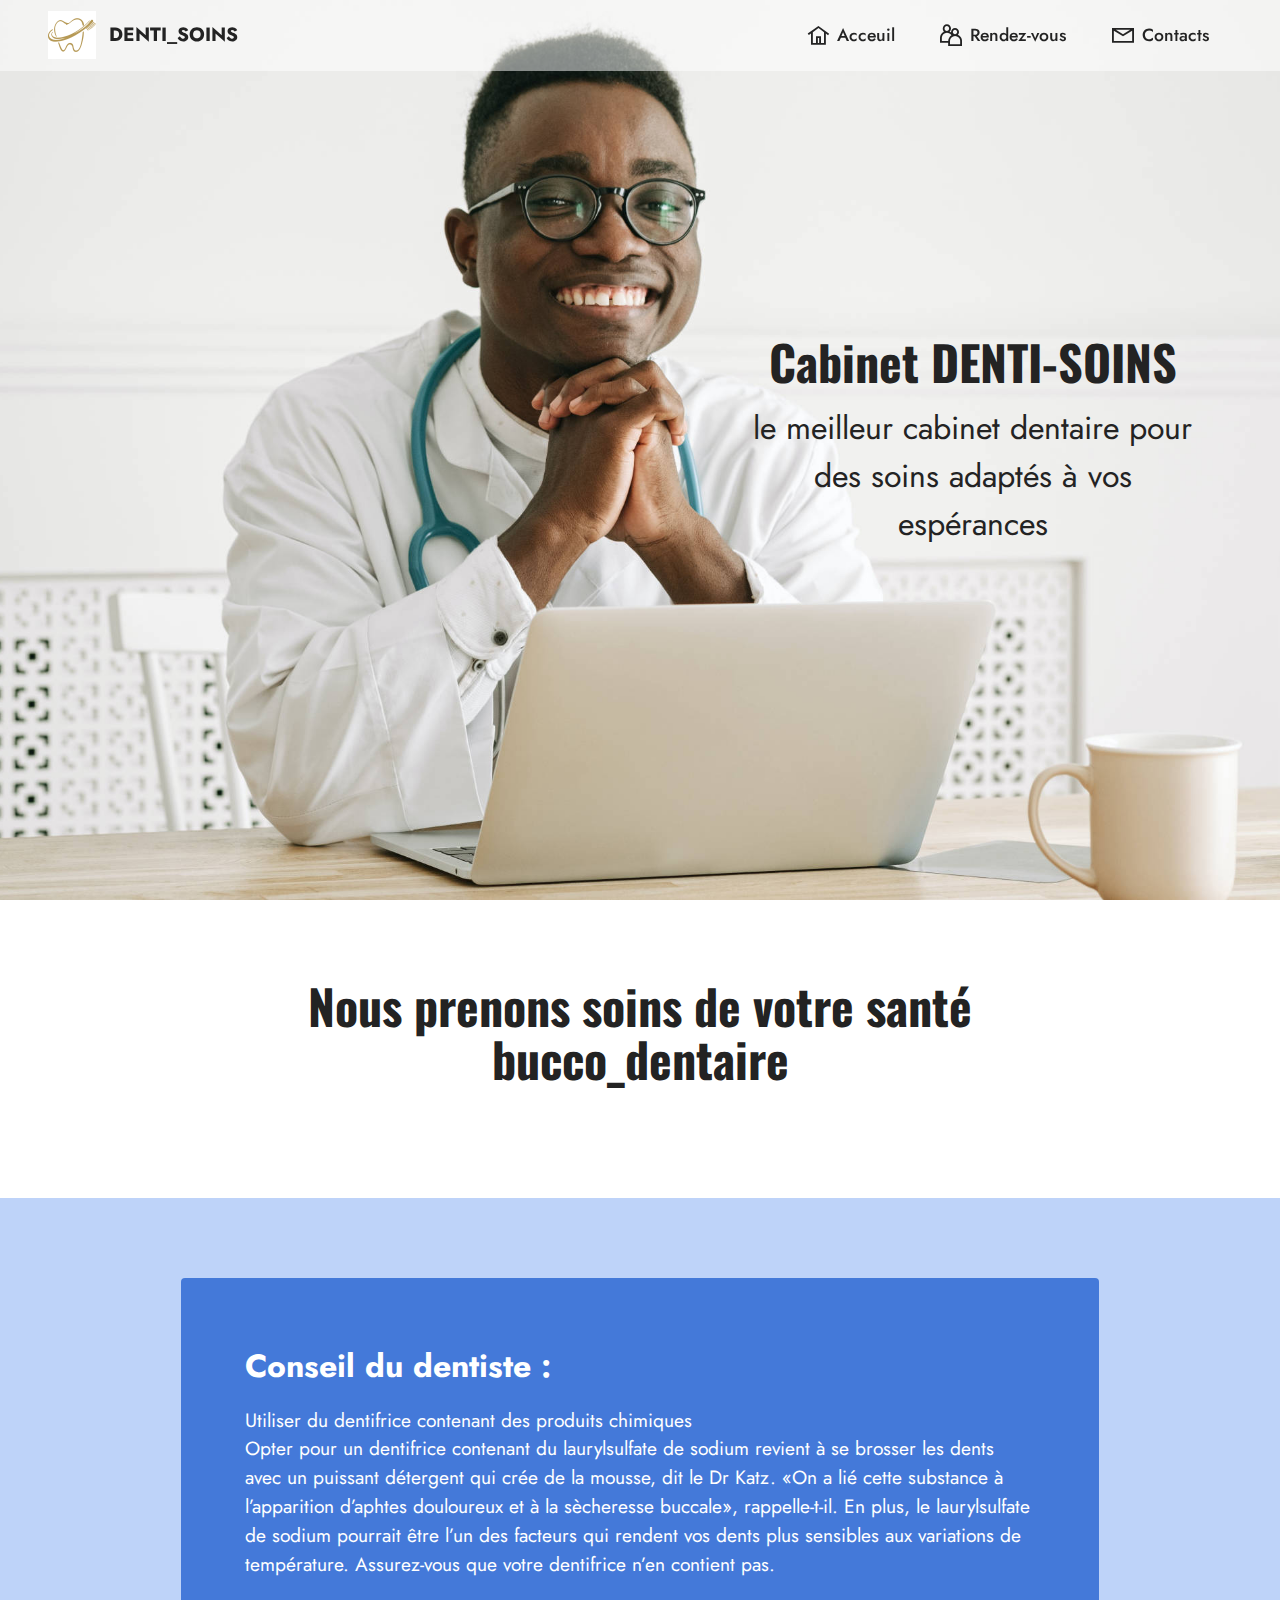
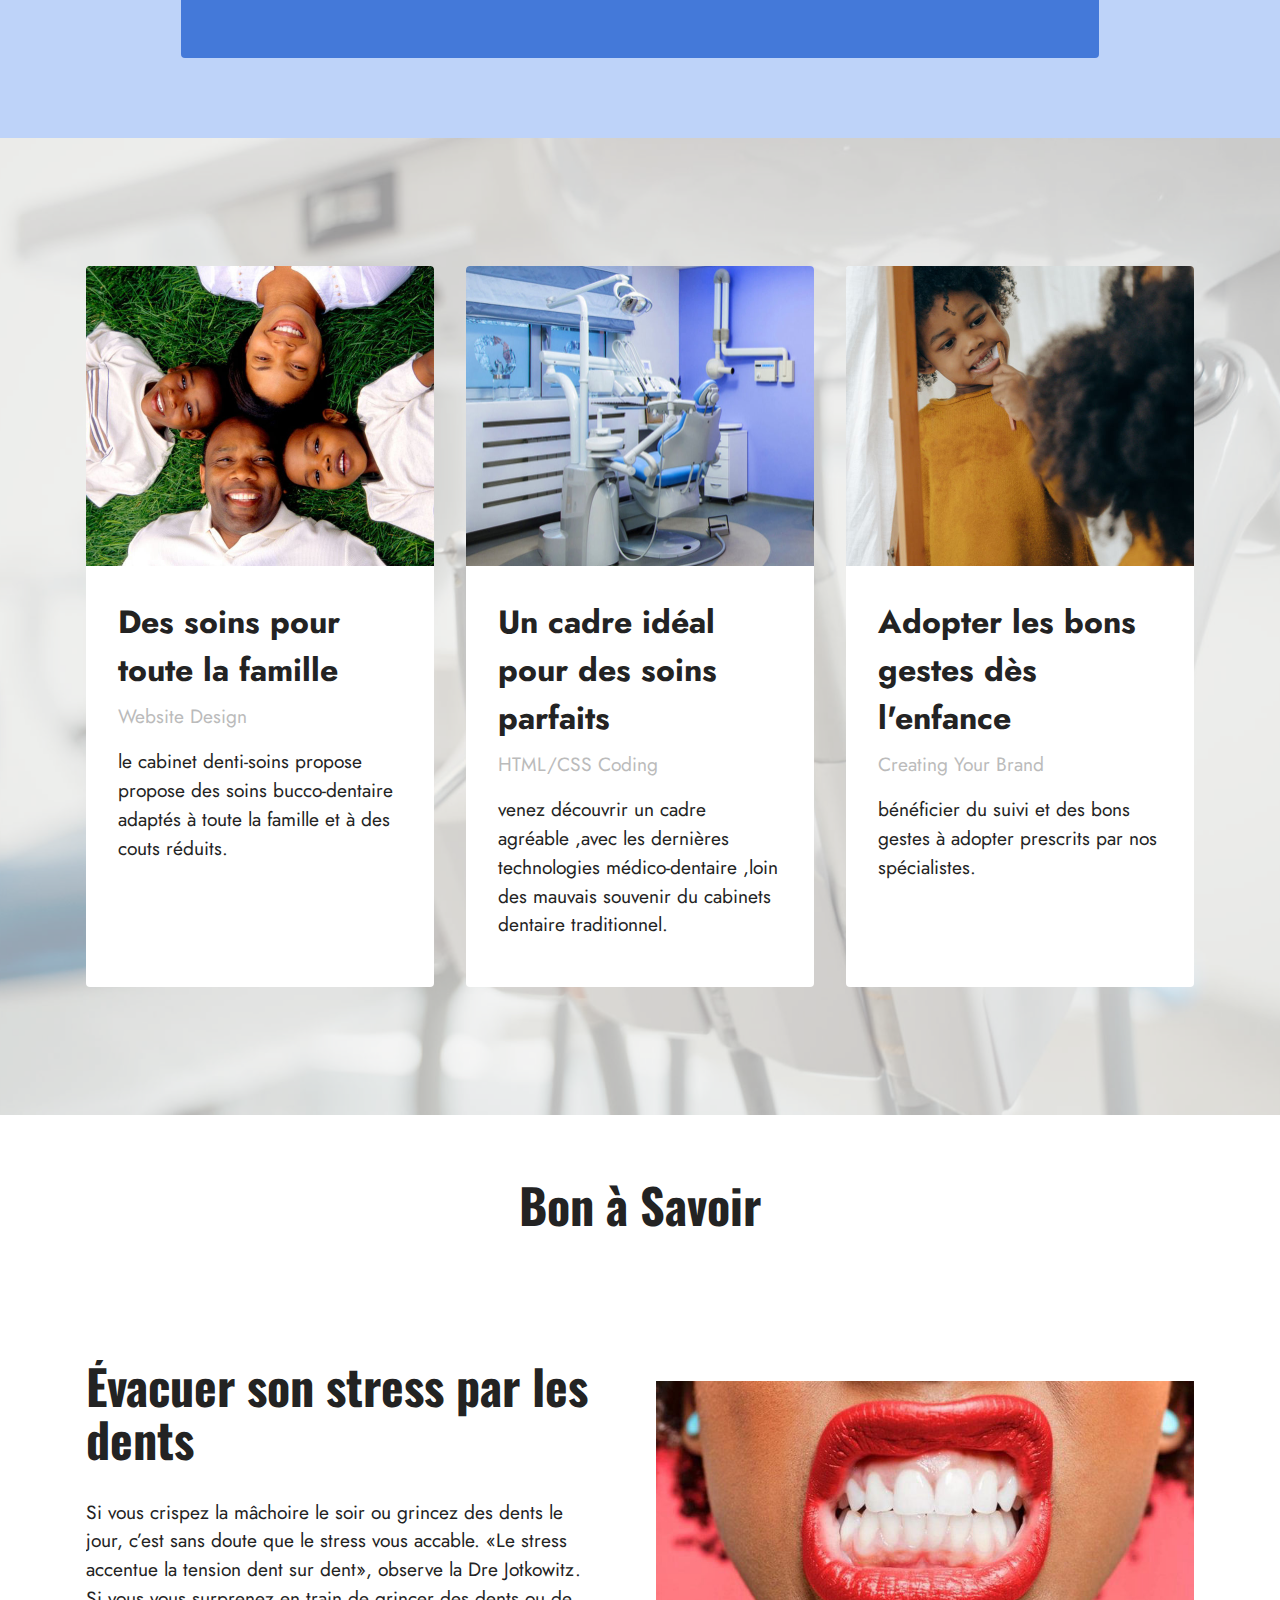
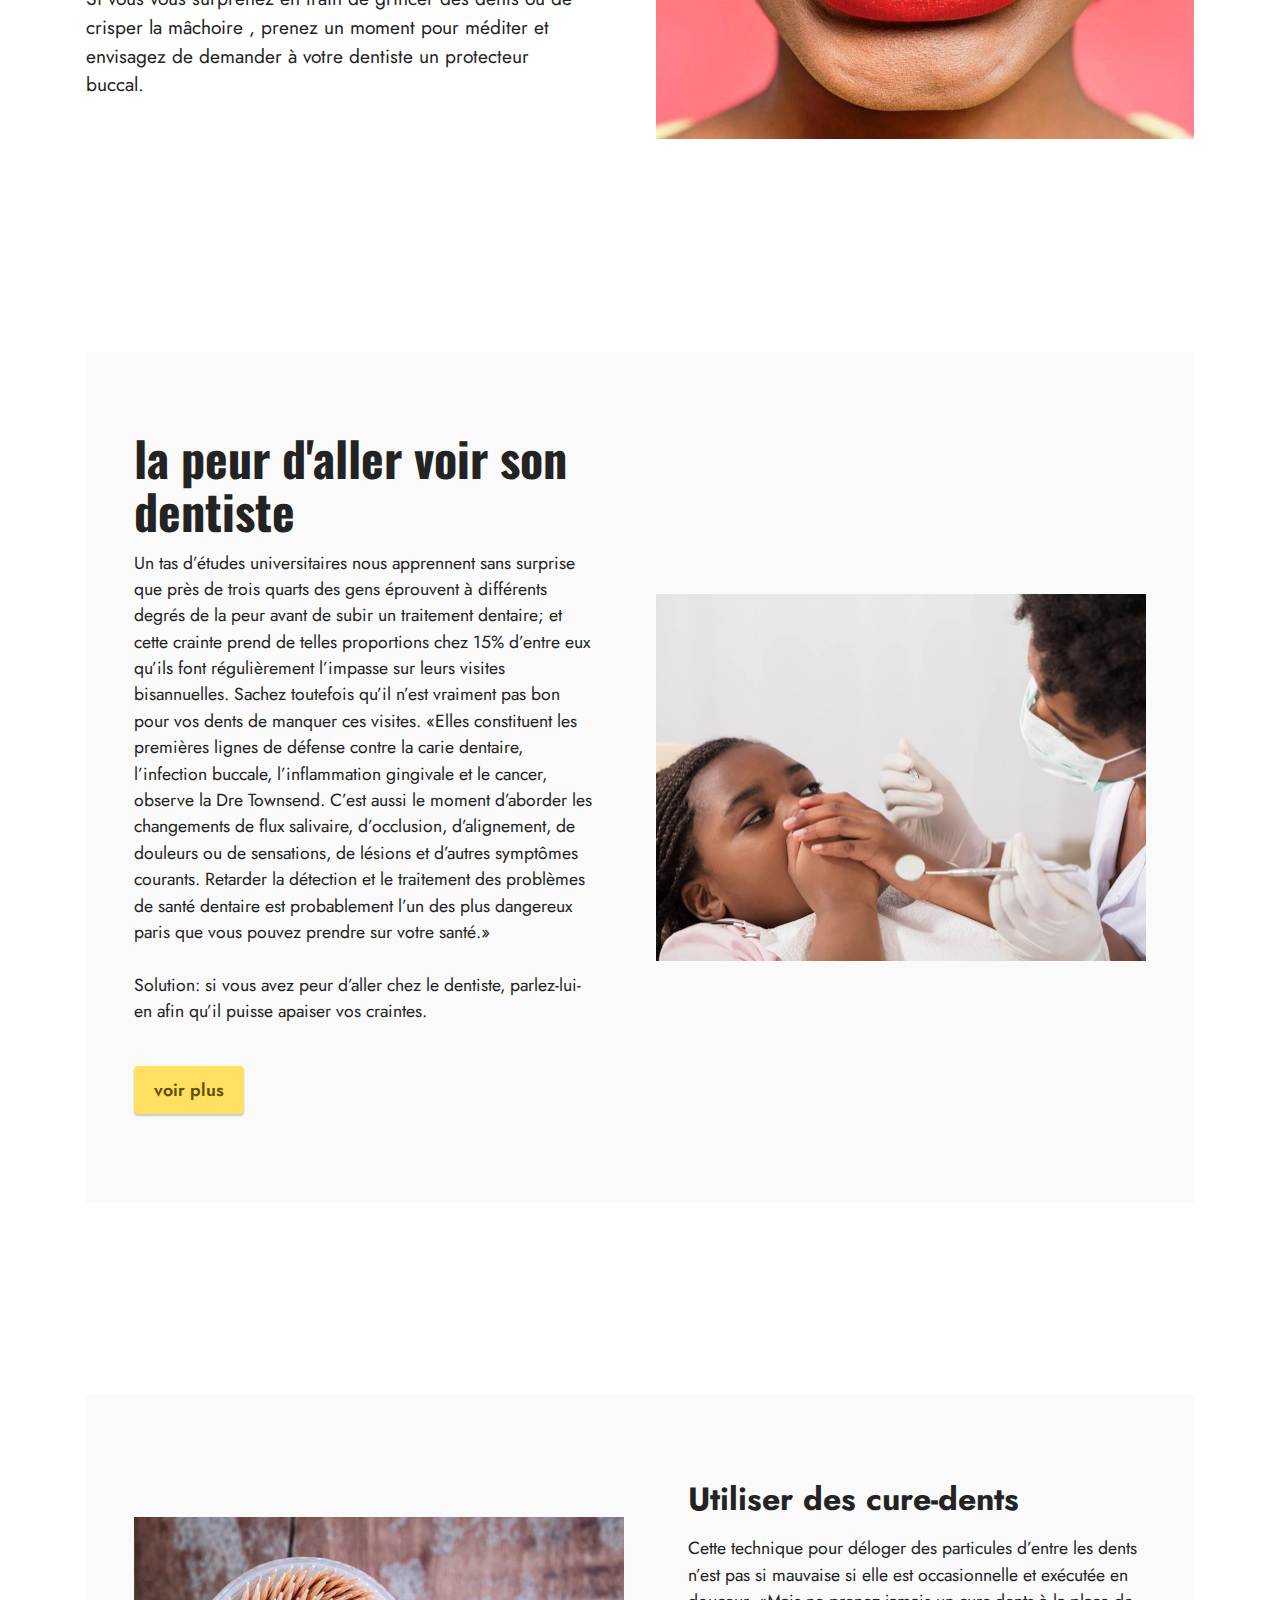
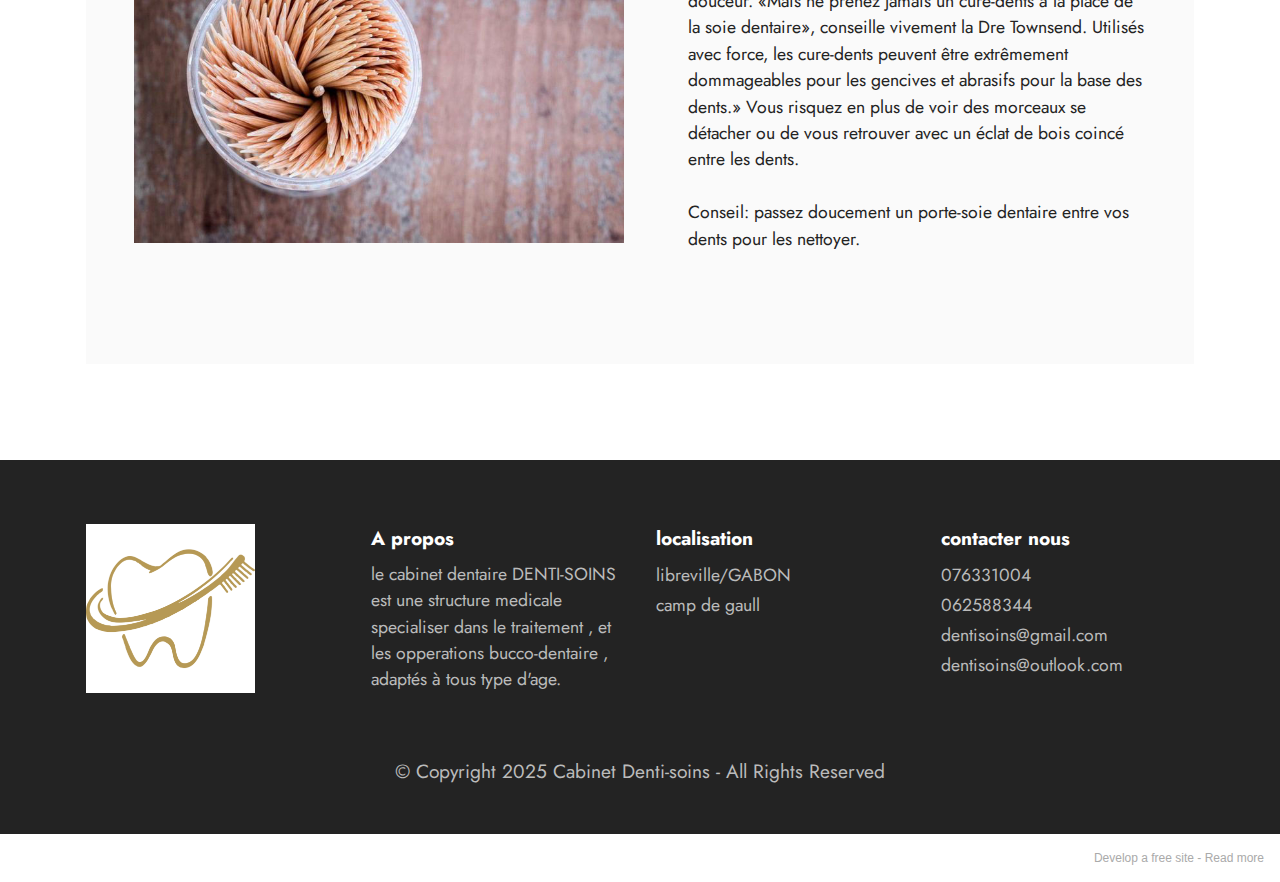
<file: index.html>
<!DOCTYPE html>
<html  >
<head>
  <!-- Site made with Mobirise Website Builder v5.3.5, https://mobirise.com -->
  <meta charset="UTF-8">
  <meta http-equiv="X-UA-Compatible" content="IE=edge">
  <meta name="generator" content="Mobirise v5.3.5, mobirise.com">
  <meta name="viewport" content="width=device-width, initial-scale=1, minimum-scale=1">
  <link rel="shortcut icon" href="assets/images/logodentiste.png" type="image/x-icon">
  <meta name="description" content="">
  
  
  <title>denti-soins</title>
  <link rel="stylesheet" href="assets/web/assets/mobirise-icons2/mobirise2.css">
  <link rel="stylesheet" href="assets/tether/tether.min.css">
  <link rel="stylesheet" href="assets/bootstrap/css/bootstrap.min.css">
  <link rel="stylesheet" href="assets/bootstrap/css/bootstrap-grid.min.css">
  <link rel="stylesheet" href="assets/bootstrap/css/bootstrap-reboot.min.css">
  <link rel="stylesheet" href="assets/dropdown/css/style.css">
  <link rel="stylesheet" href="assets/socicon/css/styles.css">
  <link rel="stylesheet" href="assets/theme/css/style.css">
  <link rel="preload" href="https://fonts.googleapis.com/css?family=Jost:100,200,300,400,500,600,700,800,900,100i,200i,300i,400i,500i,600i,700i,800i,900i&display=swap" as="style" onload="this.onload=null;this.rel='stylesheet'">
  <noscript><link rel="stylesheet" href="https://fonts.googleapis.com/css?family=Jost:100,200,300,400,500,600,700,800,900,100i,200i,300i,400i,500i,600i,700i,800i,900i&display=swap"></noscript>
  <link rel="preload" href="https://fonts.googleapis.com/css?family=Oswald:200,300,400,500,600,700&display=swap" as="style" onload="this.onload=null;this.rel='stylesheet'">
  <noscript><link rel="stylesheet" href="https://fonts.googleapis.com/css?family=Oswald:200,300,400,500,600,700&display=swap"></noscript>
  <link rel="preload" as="style" href="assets/mobirise/css/mbr-additional.css"><link rel="stylesheet" href="assets/mobirise/css/mbr-additional.css" type="text/css">
  
  
  
  
</head>
<body>
  
  <section class="menu menu2 cid-sx7Spr0gs8" once="menu" id="menu2-0">
    
    <nav class="navbar navbar-dropdown navbar-fixed-top navbar-expand-lg">
        <div class="container-fluid">
            <div class="navbar-brand">
                <span class="navbar-logo">
                    <a href="index.html">
                        <img src="assets/images/logodentiste-96x96.png" alt="Mobirise" style="height: 3rem;">
                    </a>
                </span>
                <span class="navbar-caption-wrap"><a class="navbar-caption text-black display-7" href="https://mobiri.se">DENTI_SOINS</a></span>
            </div>
            <button class="navbar-toggler" type="button" data-toggle="collapse" data-target="#navbarSupportedContent" aria-controls="navbarNavAltMarkup" aria-expanded="false" aria-label="Toggle navigation">
                <div class="hamburger">
                    <span></span>
                    <span></span>
                    <span></span>
                    <span></span>
                </div>
            </button>
            <div class="collapse navbar-collapse" id="navbarSupportedContent">
                <ul class="navbar-nav nav-dropdown nav-right" data-app-modern-menu="true"><li class="nav-item"><a class="nav-link link text-black text-primary display-4" href="index.html"><span class="mobi-mbri mobi-mbri-home mbr-iconfont mbr-iconfont-btn"></span>Acceuil</a></li>
                    <li class="nav-item"><a class="nav-link link text-black text-primary display-4" href="page2.html"><span class="mobi-mbri mobi-mbri-users mbr-iconfont mbr-iconfont-btn"></span>Rendez-vous</a></li>
                    <li class="nav-item"><a class="nav-link link text-black text-primary display-4" href="page1.html"><span class="mobi-mbri mobi-mbri-letter mbr-iconfont mbr-iconfont-btn"></span>Contacts</a>
                    </li></ul>
                
                
            </div>
        </div>
    </nav>
</section>

<section class="header7 cid-sx7SEc1kcv mbr-fullscreen" id="header7-1">

    

    

    <div class="text-right container">
        <div class="row justify-content-end">
            <div class="col-12 col-lg-5">
                <h1 class="mbr-section-title mbr-fonts-style mb-3 display-2"><strong>Cabinet DENTI-SOINS</strong><strong><br></strong></h1>
                
                <p class="mbr-text mbr-fonts-style display-5">le meilleur cabinet dentaire pour des soins adaptés à vos espérances</p>
                
            </div>
        </div>
    </div>
</section>

<section class="content4 cid-sxaYahCkMl" id="content4-i">
    
    
    <div class="container">
        <div class="row justify-content-center">
            <div class="title col-md-12 col-lg-10">
                <h3 class="mbr-section-title mbr-fonts-style align-center mb-4 display-2"><strong>Nous prenons soins de votre santé bucco_dentaire</strong></h3>
                <h4 class="mbr-section-subtitle align-center mbr-fonts-style mb-4 display-5"></h4>
                
            </div>
        </div>
    </div>
</section>

<section class="content15 cid-sxc5OuUccK" id="content15-o">

    

    
    <div class="container">
        <div class="row justify-content-center">
            <div class="card col-md-12 col-lg-10">
                <div class="card-wrapper">
                    <div class="card-box align-left">
                        <h4 class="card-title mbr-fonts-style mbr-white mb-3 display-5">
                            <strong>Conseil du dentiste :</strong></h4>
                        <p class="mbr-text mbr-fonts-style display-7">Utiliser du dentifrice contenant des produits chimiques
<br>Opter pour un dentifrice contenant du laurylsulfate de sodium revient à se brosser les dents avec un puissant détergent qui crée de la mousse, dit le Dr Katz. «On a lié cette substance à l’apparition d’aphtes douloureux et à la sècheresse buccale», rappelle-t-il. En plus, le laurylsulfate de sodium pourrait être l’un des facteurs qui rendent vos dents plus sensibles aux variations de température. Assurez-vous que votre dentifrice n’en contient pas.</p>
                        
                    </div>
                </div>
            </div>
        </div>
    </div>
</section>

<section class="features4 cid-sx7SLSm4xM" id="features4-2">
    
    <div class="mbr-overlay"></div>
    <div class="container">
        <div class="mbr-section-head">
            <h4 class="mbr-section-title mbr-fonts-style align-center mb-0 display-2"></h4>
            
        </div>
        <div class="row mt-4">
            <div class="item features-image сol-12 col-md-6 col-lg-4">
                <div class="item-wrapper">
                    <div class="item-img">
                        <img src="assets/images/national-black-church-initiative-african-american-family-circle-initiative-696x1042.jpg" alt="" title="">
                    </div>
                    <div class="item-content">
                        <h5 class="item-title mbr-fonts-style display-5"><strong>Des soins pour toute la famille</strong></h5>
                        <h6 class="item-subtitle mbr-fonts-style mt-1 display-7">Website Design</h6>
                        <p class="mbr-text mbr-fonts-style mt-3 display-7">le cabinet denti-soins propose propose des soins bucco-dentaire adaptés à toute la famille et à des couts réduits.</p>
                    </div>
                    
                </div>
            </div>
            <div class="item features-image сol-12 col-md-6 col-lg-4">
                <div class="item-wrapper">
                    <div class="item-img">
                        <img src="assets/images/e7iboivjn2-1579535697-696x847.jpg" alt="" title="">
                    </div>
                    <div class="item-content">
                        <h5 class="item-title mbr-fonts-style display-5"><strong>Un cadre idéal pour des soins parfaits</strong></h5>
                        <h6 class="item-subtitle mbr-fonts-style mt-1 display-7">
                            HTML/CSS Coding</h6>
                        <p class="mbr-text mbr-fonts-style mt-3 display-7">venez découvrir un cadre agréable ,avec les dernières technologies médico-dentaire ,loin des mauvais souvenir du cabinets dentaire traditionnel.</p>
                    </div>
                    
                </div>
            </div>
            <div class="item features-image сol-12 col-md-6 col-lg-4">
                <div class="item-wrapper">
                    <div class="item-img">
                        <img src="assets/images/pexels-ketut-subiyanto-4546136-696x1046.jpg" alt="" title="">
                    </div>
                    <div class="item-content">
                        <h5 class="item-title mbr-fonts-style display-5"><strong>Adopter les bons gestes dès l'enfance&nbsp;</strong></h5>
                        <h6 class="item-subtitle mbr-fonts-style mt-1 display-7">Creating Your Brand</h6>
                        <p class="mbr-text mbr-fonts-style mt-3 display-7">bénéficier du suivi et des bons gestes à adopter prescrits par nos spécialistes.</p>
                    </div>
                    
                </div>
            </div>

        </div>
    </div>
</section>

<section class="content4 cid-sxcwIkO68r" id="content4-s">
    
    
    <div class="container">
        <div class="row justify-content-center">
            <div class="title col-md-12 col-lg-10">
                <h3 class="mbr-section-title mbr-fonts-style align-center mb-4 display-2"><strong>Bon à Savoir</strong></h3>
                <h4 class="mbr-section-subtitle align-center mbr-fonts-style mb-4 display-5"></h4>
                
            </div>
        </div>
    </div>
</section>

<section class="features11 cid-sxcvhTZDMs" id="features12-p">

    
    
    <div class="container">
        <div class="row align-items-center">
            <div class="col-12 col-lg">
                <div class="card-wrapper">
                    <div class="card-box">
                        <h4 class="card-title mbr-fonts-style mb-4 display-2"><strong>Évacuer son stress par les dents</strong></h4>
                        <p class="mbr-text mbr-fonts-style mb-4 display-7">Si vous crispez la mâchoire le soir ou grincez des dents le jour, c’est sans doute que le stress vous accable. «Le stress accentue la tension dent sur dent», observe la Dre Jotkowitz. Si vous vous surprenez en train de grincer des dents ou de crisper la mâchoire , prenez un moment pour méditer et envisagez de demander à votre dentiste un protecteur buccal.</p>
                        <div class="mbr-text mbr-fonts-style counter-container display-7">
                            <div><br></div>
                        </div>
                        
                    </div>
                </div>
            </div>
            <div class="col-12 col-lg-6 md-pb">
                <div class="image-wrapper">
                    <img src="assets/images/dents-evacuer-stress-760x506.jpg" alt="Mobirise">
                </div>
            </div>
        </div>
    </div>
</section>

<section class="features15 cid-sxcvjtpILJ" id="features16-q">

    

    
    <div class="container">
        <div class="content-wrapper">
            <div class="row align-items-center">
                <div class="col-12 col-lg">
                    <div class="text-wrapper">
                        <h6 class="card-title mbr-fonts-style display-2"><strong>la peur d'aller voir son dentiste</strong></h6>
                        <p class="mbr-text mbr-fonts-style mb-4 display-4">Un tas d’études universitaires nous apprennent sans surprise que près de trois quarts des gens éprouvent à différents degrés de la peur avant de subir un traitement dentaire; et cette crainte prend de telles proportions chez 15% d’entre eux qu’ils font régulièrement l’impasse sur leurs visites bisannuelles. Sachez toutefois qu’il n’est vraiment pas bon pour vos dents de manquer ces visites. «Elles constituent les premières lignes de défense contre la carie dentaire, l’infection buccale, l’inflammation gingivale et le cancer, observe la Dre Townsend. C’est aussi le moment d’aborder les changements de flux salivaire, d’occlusion, d’alignement, de douleurs ou de sensations, de lésions et d’autres symptômes courants. Retarder la détection et le traitement des problèmes de santé dentaire est probablement l’un des plus dangereux paris que vous pouvez prendre sur votre santé.»
<br>
<br>Solution: si vous avez peur d’aller chez le dentiste, parlez-lui-en afin qu’il puisse apaiser vos craintes.</p>
                        <div class="mbr-section-btn mt-3"><a class="btn btn-warning display-4" href="https://www.selection.ca/sante/prevention/30-erreurs-que-vous-commettez-sans-doute-et-qui-peuvent-abimer-vos-dents/">voir plus</a></div>
                    </div>
                </div>
                <div class="col-12 col-lg-6">
                    <div class="image-wrapper">
                        <img src="assets/images/dentistes-angoisse-980x735.jpg" alt="Mobirise">
                    </div>
                </div>
            </div>
        </div>
    </div>
</section>

<section class="features16 cid-sxcvk02ZF4" id="features17-r">
    

    
    <div class="container">
        <div class="content-wrapper">
            <div class="row align-items-center">
                <div class="col-12 col-lg-6">
                    <div class="image-wrapper">
                        <img src="assets/images/dents-utiliser-cure-dents-deloger-particules-760x506.jpg" alt="Mobirise">
                    </div>
                </div>
                <div class="col-12 col-lg">
                    <div class="text-wrapper">
                        <h6 class="card-title mbr-fonts-style display-5"><strong>Utiliser des cure-dents</strong></h6>
                        <p class="mbr-text mbr-fonts-style mb-4 display-4">Cette technique pour déloger des particules d’entre les dents n’est pas si mauvaise si elle est occasionnelle et exécutée en douceur. «Mais ne prenez jamais un cure-dents à la place de la soie dentaire», conseille vivement la Dre Townsend. Utilisés avec force, les cure-dents peuvent être extrêmement dommageables pour les gencives et abrasifs pour la base des dents.» Vous risquez en plus de voir des morceaux se détacher ou de vous retrouver avec un éclat de bois coincé entre les dents.
<br>
<br>Conseil: passez doucement un porte-soie dentaire entre vos dents pour les nettoyer.</p>
                        
                    </div>
                </div>
            </div>
        </div>
    </div>
</section>

<section class="footer4 cid-sxaYqOU9eS" once="footers" id="footer4-j">

    
    
    <div class="container">
        <div class="row mbr-white">
            <div class="col-6 col-lg-3">
                <div class="media-wrap col-md-8 col-12">
                    <a href="index.html">
                        <img src="assets/images/logodentiste-337x337.png" alt="">
                    </a>
                </div>
            </div>
            <div class="col-12 col-md-6 col-lg-3">
                <h5 class="mbr-section-subtitle mbr-fonts-style mb-2 display-7">
                    <strong>A propos </strong>
                </h5>
                <p class="mbr-text mbr-fonts-style mb-4 display-4">
                     le cabinet dentaire DENTI-SOINS est une structure medicale specialiser dans le traitement ,
                     et les opperations bucco-dentaire , adaptés à tous type d'age.</p>
                
                
            </div>
            <div class="col-12 col-md-6 col-lg-3">
                <h5 class="mbr-section-subtitle mbr-fonts-style mb-2 display-7">
                    <strong>localisation</strong>
                </h5>
                <ul class="list mbr-fonts-style display-4">
                    <li class="mbr-text item-wrap">libreville/GABON</li>
                    <li class="mbr-text item-wrap">camp de gaull</li>
                    <li class="mbr-text item-wrap"></li>
                    <li class="mbr-text item-wrap"></li>
                </ul>
            </div>
            <div class="col-12 col-md-6 col-lg-3">
                <h5 class="mbr-section-subtitle mbr-fonts-style mb-2 display-7">
                    <strong>contacter nous</strong>
                </h5>
                <ul class="list mbr-fonts-style display-4">
                    <li class="mbr-text item-wrap">076331004</li>
                    <li class="mbr-text item-wrap">062588344</li>
                    <li class="mbr-text item-wrap">dentisoins@gmail.com</li>
                    <li class="mbr-text item-wrap">dentisoins@outlook.com</li>
                </ul>
            </div>
            <div class="col-12 mt-4">
                <p class="mbr-text mb-0 mbr-fonts-style copyright align-center display-7">
                    © Copyright 2025 Cabinet Denti-soins - All Rights Reserved
                </p>
            </div>
        </div>
    </div>
</section><section style="background-color: #fff; font-family: -apple-system, BlinkMacSystemFont, 'Segoe UI', 'Roboto', 'Helvetica Neue', Arial, sans-serif; color:#aaa; font-size:12px; padding: 0; align-items: center; display: flex;"><a href="https://mobirise.site/x" style="flex: 1 1; height: 3rem; padding-left: 1rem;"></a><p style="flex: 0 0 auto; margin:0; padding-right:1rem;">Develop a free site - <a href="https://mobirise.site/v" style="color:#aaa;">Read more</a></p></section><script src="assets/web/assets/jquery/jquery.min.js"></script>  <script src="assets/popper/popper.min.js"></script>  <script src="assets/tether/tether.min.js"></script>  <script src="assets/bootstrap/js/bootstrap.min.js"></script>  <script src="assets/smoothscroll/smooth-scroll.js"></script>  <script src="assets/dropdown/js/nav-dropdown.js"></script>  <script src="assets/dropdown/js/navbar-dropdown.js"></script>  <script src="assets/touchswipe/jquery.touch-swipe.min.js"></script>  <script src="assets/theme/js/script.js"></script>  
  
  
</body>
</html>
</file>
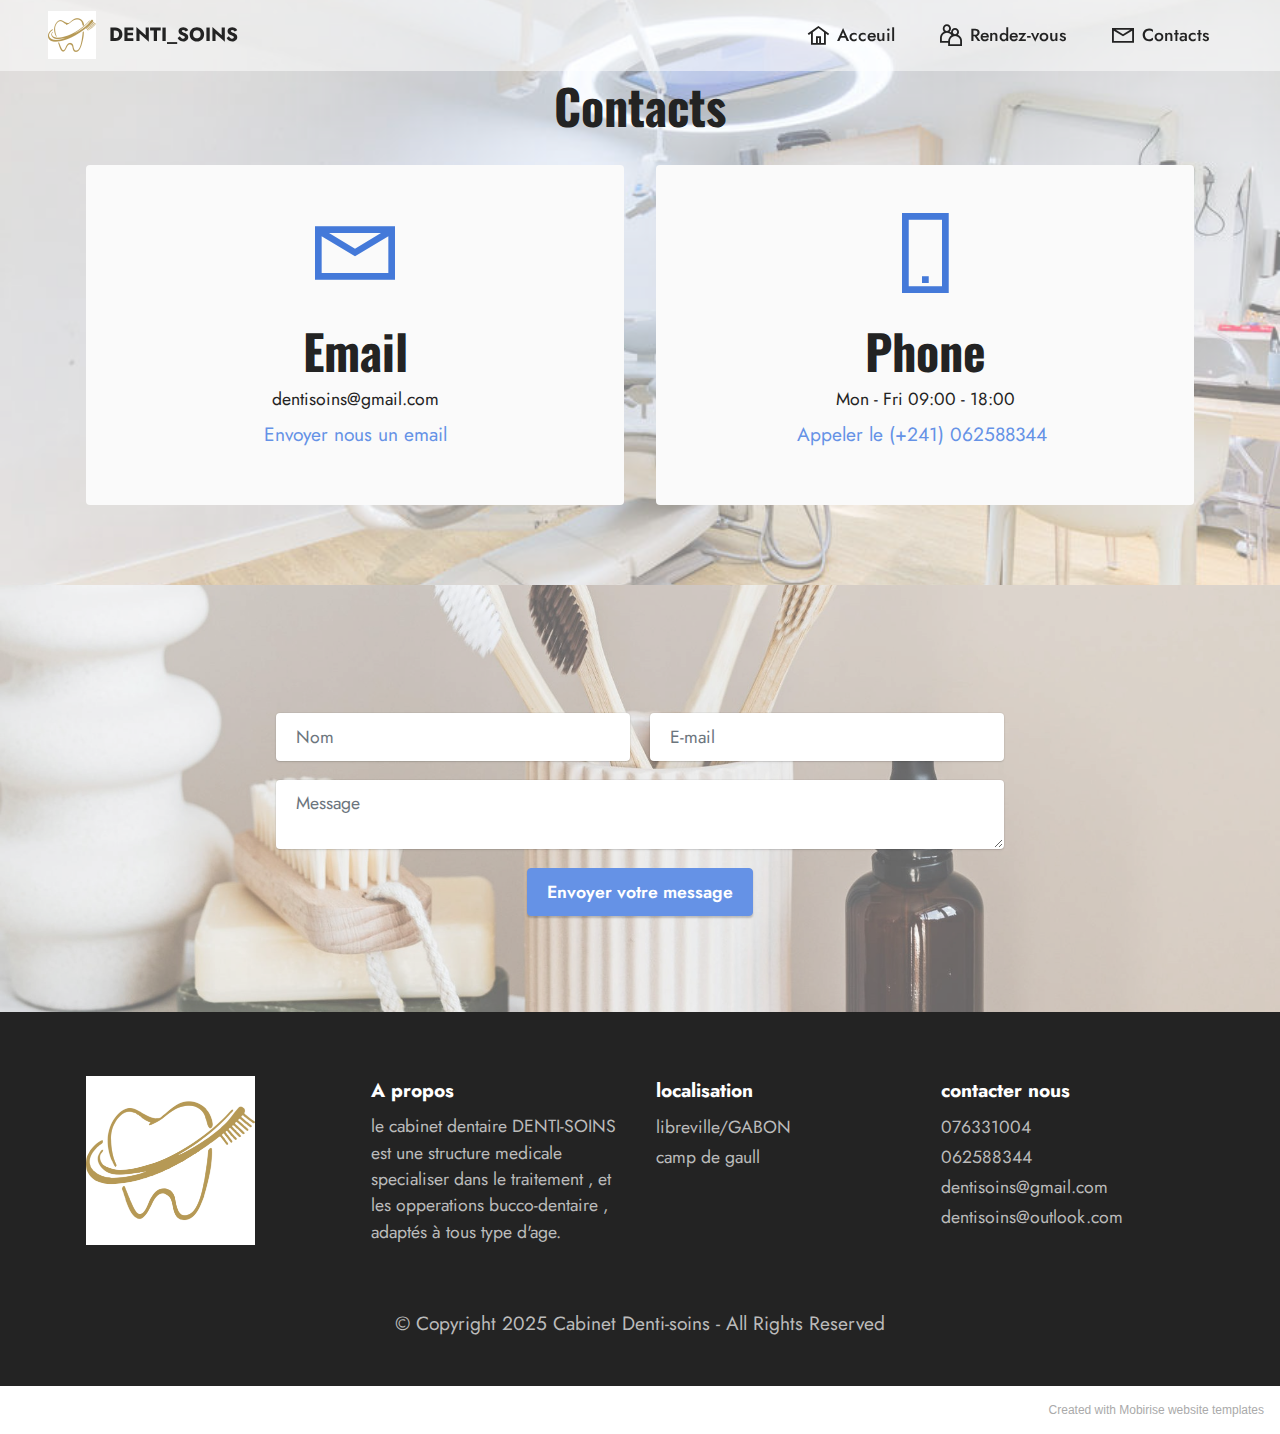
<file: page1.html>
<!DOCTYPE html>
<html  >
<head>
  <!-- Site made with Mobirise Website Builder v5.3.5, https://mobirise.com -->
  <meta charset="UTF-8">
  <meta http-equiv="X-UA-Compatible" content="IE=edge">
  <meta name="generator" content="Mobirise v5.3.5, mobirise.com">
  <meta name="viewport" content="width=device-width, initial-scale=1, minimum-scale=1">
  <link rel="shortcut icon" href="assets/images/logodentiste.png" type="image/x-icon">
  <meta name="description" content="">
  
  
  <title>contact</title>
  <link rel="stylesheet" href="assets/web/assets/mobirise-icons2/mobirise2.css">
  <link rel="stylesheet" href="assets/tether/tether.min.css">
  <link rel="stylesheet" href="assets/bootstrap/css/bootstrap.min.css">
  <link rel="stylesheet" href="assets/bootstrap/css/bootstrap-grid.min.css">
  <link rel="stylesheet" href="assets/bootstrap/css/bootstrap-reboot.min.css">
  <link rel="stylesheet" href="assets/dropdown/css/style.css">
  <link rel="stylesheet" href="assets/formstyler/jquery.formstyler.css">
  <link rel="stylesheet" href="assets/formstyler/jquery.formstyler.theme.css">
  <link rel="stylesheet" href="assets/datepicker/jquery.datetimepicker.min.css">
  <link rel="stylesheet" href="assets/socicon/css/styles.css">
  <link rel="stylesheet" href="assets/theme/css/style.css">
  <link rel="preload" href="https://fonts.googleapis.com/css?family=Jost:100,200,300,400,500,600,700,800,900,100i,200i,300i,400i,500i,600i,700i,800i,900i&display=swap" as="style" onload="this.onload=null;this.rel='stylesheet'">
  <noscript><link rel="stylesheet" href="https://fonts.googleapis.com/css?family=Jost:100,200,300,400,500,600,700,800,900,100i,200i,300i,400i,500i,600i,700i,800i,900i&display=swap"></noscript>
  <link rel="preload" href="https://fonts.googleapis.com/css?family=Oswald:200,300,400,500,600,700&display=swap" as="style" onload="this.onload=null;this.rel='stylesheet'">
  <noscript><link rel="stylesheet" href="https://fonts.googleapis.com/css?family=Oswald:200,300,400,500,600,700&display=swap"></noscript>
  <link rel="preload" as="style" href="assets/mobirise/css/mbr-additional.css"><link rel="stylesheet" href="assets/mobirise/css/mbr-additional.css" type="text/css">
  
  
  
  
</head>
<body>
  
  <section class="menu menu2 cid-sx7Spr0gs8" once="menu" id="menu2-4">
    
    <nav class="navbar navbar-dropdown navbar-fixed-top navbar-expand-lg">
        <div class="container-fluid">
            <div class="navbar-brand">
                <span class="navbar-logo">
                    <a href="index.html">
                        <img src="assets/images/logodentiste-96x96.png" alt="Mobirise" style="height: 3rem;">
                    </a>
                </span>
                <span class="navbar-caption-wrap"><a class="navbar-caption text-black display-7" href="https://mobiri.se">DENTI_SOINS</a></span>
            </div>
            <button class="navbar-toggler" type="button" data-toggle="collapse" data-target="#navbarSupportedContent" aria-controls="navbarNavAltMarkup" aria-expanded="false" aria-label="Toggle navigation">
                <div class="hamburger">
                    <span></span>
                    <span></span>
                    <span></span>
                    <span></span>
                </div>
            </button>
            <div class="collapse navbar-collapse" id="navbarSupportedContent">
                <ul class="navbar-nav nav-dropdown nav-right" data-app-modern-menu="true"><li class="nav-item"><a class="nav-link link text-black text-primary display-4" href="index.html"><span class="mobi-mbri mobi-mbri-home mbr-iconfont mbr-iconfont-btn"></span>Acceuil</a></li>
                    <li class="nav-item"><a class="nav-link link text-black text-primary display-4" href="page2.html"><span class="mobi-mbri mobi-mbri-users mbr-iconfont mbr-iconfont-btn"></span>Rendez-vous</a></li>
                    <li class="nav-item"><a class="nav-link link text-black text-primary display-4" href="page1.html"><span class="mobi-mbri mobi-mbri-letter mbr-iconfont mbr-iconfont-btn"></span>Contacts</a>
                    </li></ul>
                
                
            </div>
        </div>
    </nav>
</section>

<section class="contacts1 cid-sx8q81C5pH" id="contacts1-6">

    

    <div class="mbr-overlay" style="opacity: 0.5; background-color: rgb(255, 255, 255);">
    </div>
    <div class="container">
        <div class="mbr-section-head">
            <h3 class="mbr-section-title mbr-fonts-style align-center mb-0 display-2">
                <strong>Contacts</strong>
            </h3>
            <h4 class="mbr-section-subtitle mbr-fonts-style align-center mb-0 mt-2 display-5"></h4>
        </div>
        <div class="row justify-content-center mt-4">
            <div class="card col-12 col-lg-6">
                <div class="card-wrapper">
                    <div class="card-box align-center">
                        <div class="image-wrapper">
                            <span class="mbr-iconfont mobi-mbri-letter mobi-mbri" style="color: rgb(68, 121, 217); fill: rgb(68, 121, 217);"></span>
                        </div>
                        <h4 class="card-title mbr-fonts-style mb-2 display-2">
                            <strong>Email</strong>
                        </h4>
                        <p class="mbr-text mbr-fonts-style mb-2 display-4">dentisoins@gmail.com</p>
                        <h5 class="link mbr-fonts-style display-7">Envoyer&nbsp;<a href="page1.html#form5-l" class="text-primary">nous un email</a>
                        </h5>
                    </div>
                </div>
            </div>
            <div class="card col-12 col-lg-6">
                <div class="card-wrapper">
                    <div class="card-box align-center">
                        <div class="image-wrapper">
                            <span class="mbr-iconfont mobi-mbri-mobile-2 mobi-mbri" style="color: rgb(68, 121, 217); fill: rgb(68, 121, 217);"></span>
                        </div>
                        <h4 class="card-title mbr-fonts-style align-center mb-2 display-2">
                            <strong>Phone</strong>
                        </h4>
                        <p class="mbr-text mbr-fonts-style mb-2 display-4">
                            Mon - Fri 09:00 - 18:00</p>
                        <h5 class="link mbr-black mbr-fonts-style display-7">Appeler le<a href="https://wa.me/062588344" class="text-primary">&nbsp;(+241) 062588344&nbsp;</a></h5>
                    </div>
                </div>
            </div>
        </div>
    </div>
</section>

<section class="form5 cid-sxbbXX3JxL" id="form5-l">
    
    <div class="mbr-overlay"></div>
    <div class="container">
        <div class="mbr-section-head">
            <h3 class="mbr-section-title mbr-fonts-style align-center mb-0 display-2"></h3>
            
        </div>
        <div class="row justify-content-center mt-4">
            <div class="col-lg-8 mx-auto mbr-form" data-form-type="formoid">
                <form action="https://mobirise.eu/" method="POST" class="mbr-form form-with-styler" data-form-title="Form Name"><input type="hidden" name="email" data-form-email="true" value="R5LNkDiayoy6RPgcoQJ19SzJ6mYBSt/8n/Y1R4Qlx1FCB9IPbbWBvJAIpkzFKAz+qZtrEFt8BARv6GiVF8EAiwdB6d2rEurTHDCN63osCAQUdhqSWwk3aF0bacydJ5sD">
                    <div class="row">
                        <div hidden="hidden" data-form-alert="" class="alert alert-success col-12">merci de nous avoir envoyer votre message</div>
                        <div hidden="hidden" data-form-alert-danger="" class="alert alert-danger col-12">Oops...! some
                            problem!</div>
                    </div>
                    <div class="dragArea row">
                        <div class="col-md col-sm-12 form-group" data-for="name">
                            <input type="text" name="name" placeholder="Nom" data-form-field="name" class="form-control" value="" id="name-form5-l">
                        </div>
                        <div class="col-md col-sm-12 form-group" data-for="email">
                            <input type="email" name="email" placeholder="E-mail" data-form-field="email" class="form-control" value="" id="email-form5-l">
                        </div>
                        
                        <div class="col-12 form-group" data-for="textarea">
                            <textarea name="textarea" placeholder="Message" data-form-field="textarea" class="form-control" id="textarea-form5-l"></textarea>
                        </div>
                        <div class="col-lg-12 col-md-12 col-sm-12 align-center mbr-section-btn"><button type="submit" class="btn btn-primary display-4">Envoyer votre message</button></div>
                    </div>
                </form>
            </div>
        </div>
    </div>
</section>

<section class="footer4 cid-sxaYqOU9eS" once="footers" id="footer4-j">

    
    
    <div class="container">
        <div class="row mbr-white">
            <div class="col-6 col-lg-3">
                <div class="media-wrap col-md-8 col-12">
                    <a href="index.html">
                        <img src="assets/images/logodentiste-337x337.png" alt="">
                    </a>
                </div>
            </div>
            <div class="col-12 col-md-6 col-lg-3">
                <h5 class="mbr-section-subtitle mbr-fonts-style mb-2 display-7">
                    <strong>A propos </strong>
                </h5>
                <p class="mbr-text mbr-fonts-style mb-4 display-4">
                     le cabinet dentaire DENTI-SOINS est une structure medicale specialiser dans le traitement ,
                     et les opperations bucco-dentaire , adaptés à tous type d'age.</p>
                
                
            </div>
            <div class="col-12 col-md-6 col-lg-3">
                <h5 class="mbr-section-subtitle mbr-fonts-style mb-2 display-7">
                    <strong>localisation</strong>
                </h5>
                <ul class="list mbr-fonts-style display-4">
                    <li class="mbr-text item-wrap">libreville/GABON</li>
                    <li class="mbr-text item-wrap">camp de gaull</li>
                    <li class="mbr-text item-wrap"></li>
                    <li class="mbr-text item-wrap"></li>
                </ul>
            </div>
            <div class="col-12 col-md-6 col-lg-3">
                <h5 class="mbr-section-subtitle mbr-fonts-style mb-2 display-7">
                    <strong>contacter nous</strong>
                </h5>
                <ul class="list mbr-fonts-style display-4">
                    <li class="mbr-text item-wrap">076331004</li>
                    <li class="mbr-text item-wrap">062588344</li>
                    <li class="mbr-text item-wrap">dentisoins@gmail.com</li>
                    <li class="mbr-text item-wrap">dentisoins@outlook.com</li>
                </ul>
            </div>
            <div class="col-12 mt-4">
                <p class="mbr-text mb-0 mbr-fonts-style copyright align-center display-7">
                    © Copyright 2025 Cabinet Denti-soins - All Rights Reserved
                </p>
            </div>
        </div>
    </div>
</section><section style="background-color: #fff; font-family: -apple-system, BlinkMacSystemFont, 'Segoe UI', 'Roboto', 'Helvetica Neue', Arial, sans-serif; color:#aaa; font-size:12px; padding: 0; align-items: center; display: flex;"><a href="https://mobirise.site/i" style="flex: 1 1; height: 3rem; padding-left: 1rem;"></a><p style="flex: 0 0 auto; margin:0; padding-right:1rem;">Created with Mobirise <a href="https://mobirise.site/u" style="color:#aaa;">website</a> templates</p></section><script src="assets/web/assets/jquery/jquery.min.js"></script>  <script src="assets/popper/popper.min.js"></script>  <script src="assets/tether/tether.min.js"></script>  <script src="assets/bootstrap/js/bootstrap.min.js"></script>  <script src="assets/smoothscroll/smooth-scroll.js"></script>  <script src="assets/dropdown/js/nav-dropdown.js"></script>  <script src="assets/dropdown/js/navbar-dropdown.js"></script>  <script src="assets/touchswipe/jquery.touch-swipe.min.js"></script>  <script src="assets/formstyler/jquery.formstyler.js"></script>  <script src="assets/formstyler/jquery.formstyler.min.js"></script>  <script src="assets/datepicker/jquery.datetimepicker.full.js"></script>  <script src="assets/theme/js/script.js"></script>  <script src="assets/formoid/formoid.min.js"></script>  
  
  
</body>
</html>
</file>
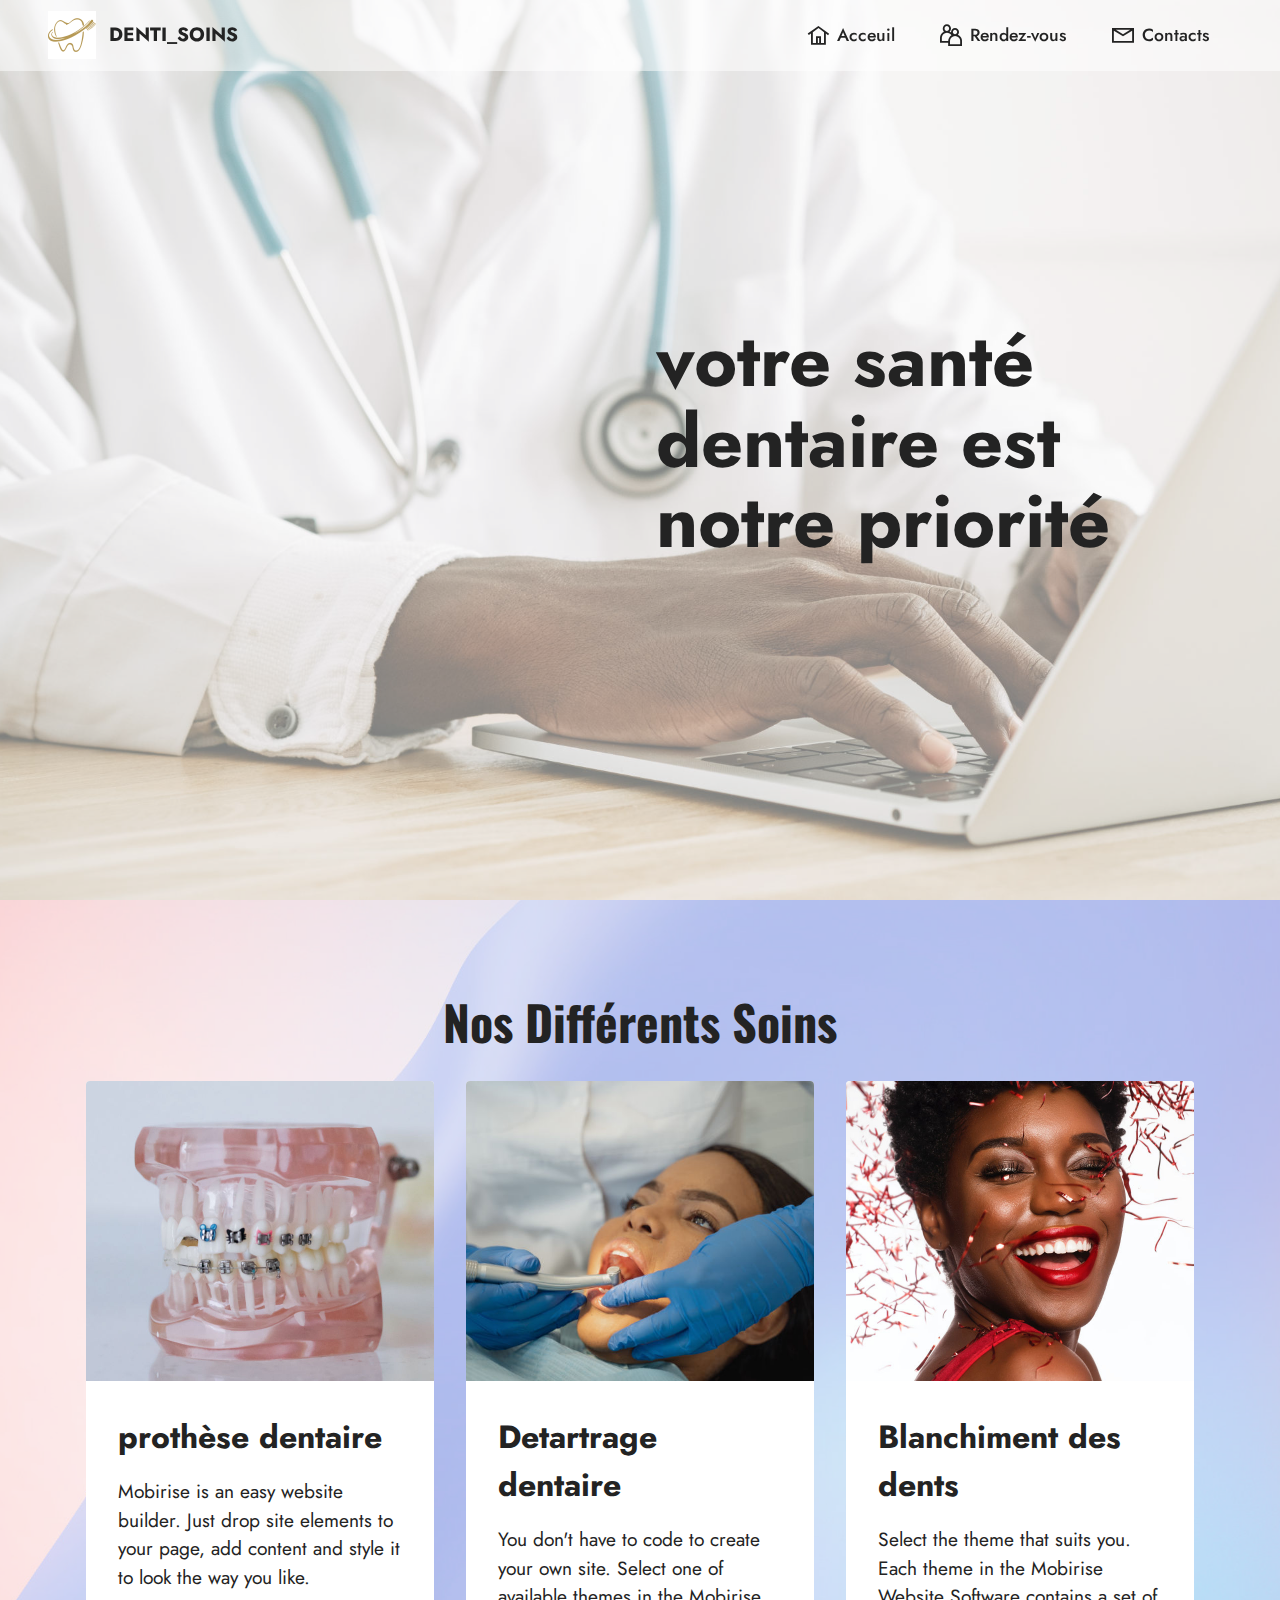
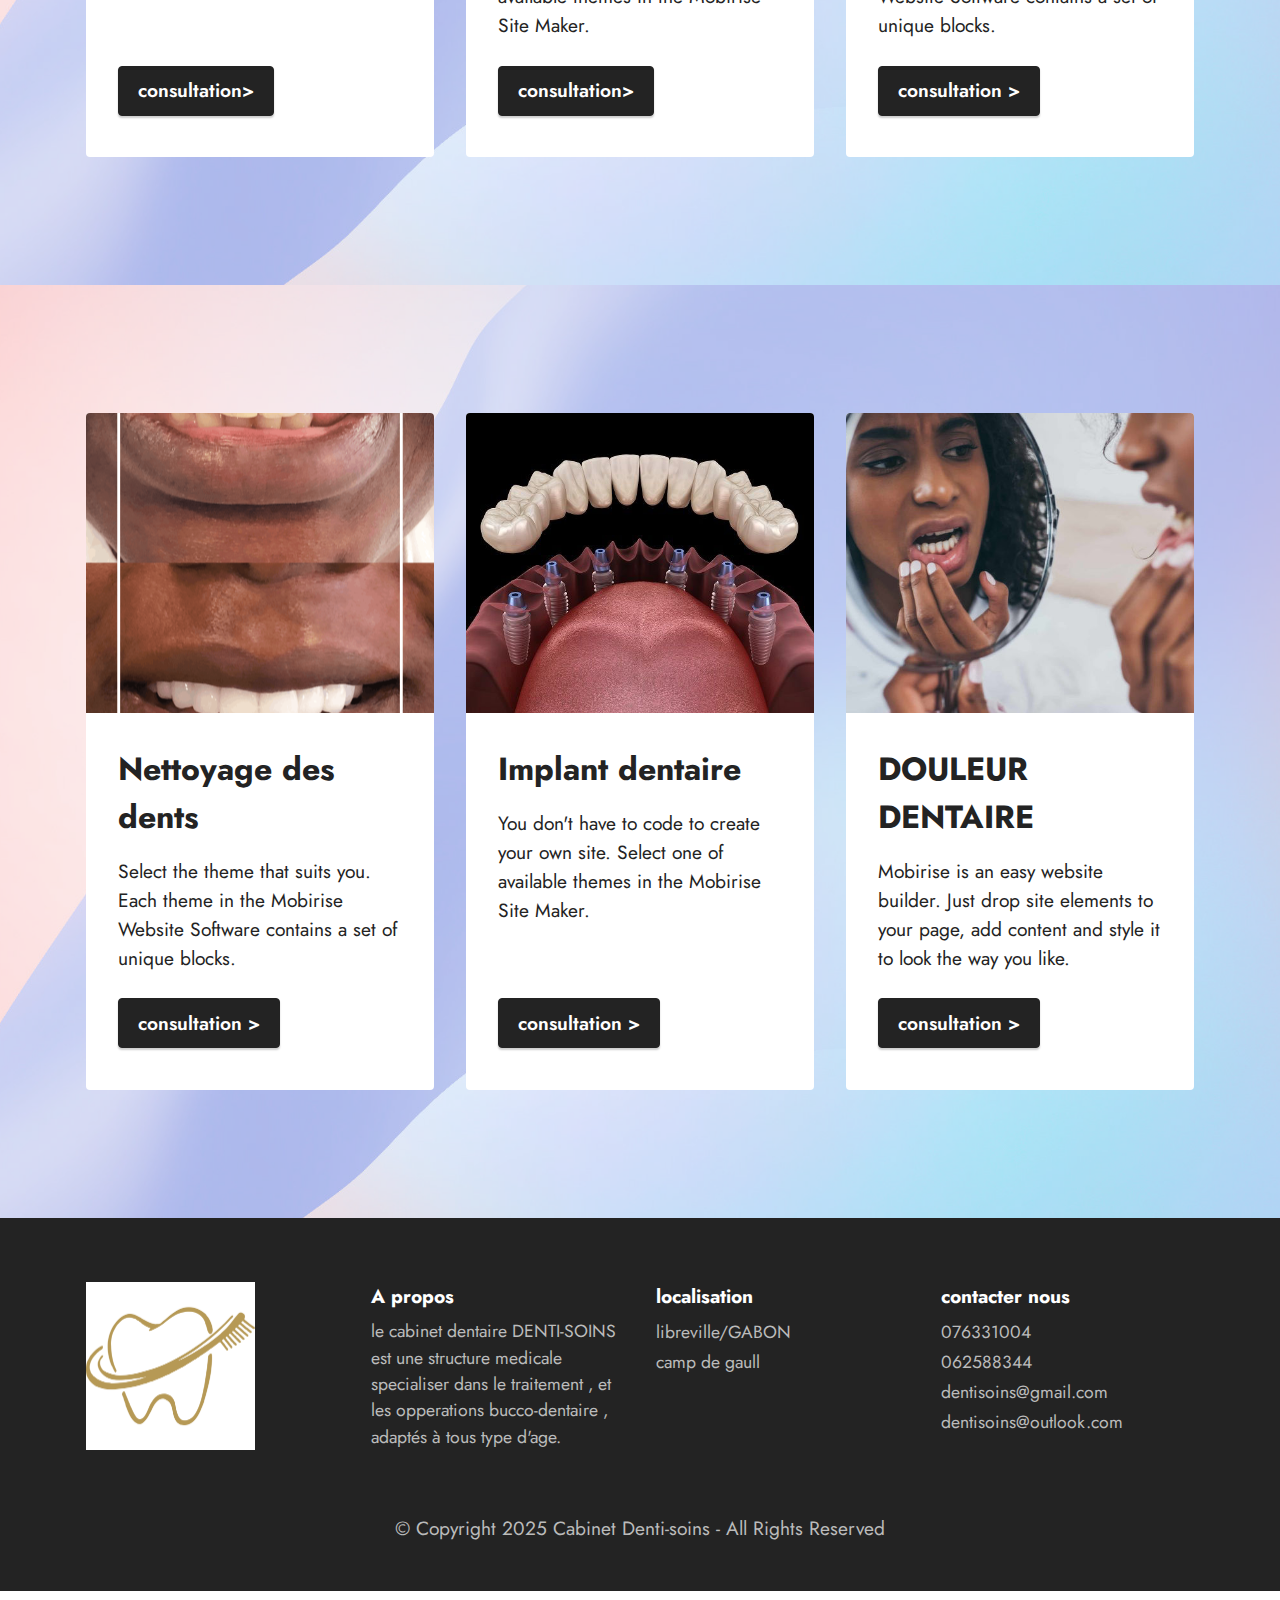
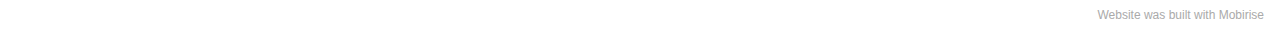
<file: page2.html>
<!DOCTYPE html>
<html  >
<head>
  <!-- Site made with Mobirise Website Builder v5.3.5, https://mobirise.com -->
  <meta charset="UTF-8">
  <meta http-equiv="X-UA-Compatible" content="IE=edge">
  <meta name="generator" content="Mobirise v5.3.5, mobirise.com">
  <meta name="viewport" content="width=device-width, initial-scale=1, minimum-scale=1">
  <link rel="shortcut icon" href="assets/images/logodentiste.png" type="image/x-icon">
  <meta name="description" content="">
  
  
  <title>rendez-vous</title>
  <link rel="stylesheet" href="assets/web/assets/mobirise-icons2/mobirise2.css">
  <link rel="stylesheet" href="assets/tether/tether.min.css">
  <link rel="stylesheet" href="assets/bootstrap/css/bootstrap.min.css">
  <link rel="stylesheet" href="assets/bootstrap/css/bootstrap-grid.min.css">
  <link rel="stylesheet" href="assets/bootstrap/css/bootstrap-reboot.min.css">
  <link rel="stylesheet" href="assets/dropdown/css/style.css">
  <link rel="stylesheet" href="assets/socicon/css/styles.css">
  <link rel="stylesheet" href="assets/theme/css/style.css">
  <link rel="preload" href="https://fonts.googleapis.com/css?family=Jost:100,200,300,400,500,600,700,800,900,100i,200i,300i,400i,500i,600i,700i,800i,900i&display=swap" as="style" onload="this.onload=null;this.rel='stylesheet'">
  <noscript><link rel="stylesheet" href="https://fonts.googleapis.com/css?family=Jost:100,200,300,400,500,600,700,800,900,100i,200i,300i,400i,500i,600i,700i,800i,900i&display=swap"></noscript>
  <link rel="preload" href="https://fonts.googleapis.com/css?family=Oswald:200,300,400,500,600,700&display=swap" as="style" onload="this.onload=null;this.rel='stylesheet'">
  <noscript><link rel="stylesheet" href="https://fonts.googleapis.com/css?family=Oswald:200,300,400,500,600,700&display=swap"></noscript>
  <link rel="preload" as="style" href="assets/mobirise/css/mbr-additional.css"><link rel="stylesheet" href="assets/mobirise/css/mbr-additional.css" type="text/css">
  
  
  
  
</head>
<body>
  
  <section class="menu menu2 cid-sxaULUgPJ1" once="menu" id="menu2-d">
    
    <nav class="navbar navbar-dropdown navbar-fixed-top navbar-expand-lg">
        <div class="container-fluid">
            <div class="navbar-brand">
                <span class="navbar-logo">
                    <a href="index.html">
                        <img src="assets/images/logodentiste-96x96.png" alt="Mobirise" style="height: 3rem;">
                    </a>
                </span>
                <span class="navbar-caption-wrap"><a class="navbar-caption text-black display-7" href="https://mobiri.se">DENTI_SOINS</a></span>
            </div>
            <button class="navbar-toggler" type="button" data-toggle="collapse" data-target="#navbarSupportedContent" aria-controls="navbarNavAltMarkup" aria-expanded="false" aria-label="Toggle navigation">
                <div class="hamburger">
                    <span></span>
                    <span></span>
                    <span></span>
                    <span></span>
                </div>
            </button>
            <div class="collapse navbar-collapse" id="navbarSupportedContent">
                <ul class="navbar-nav nav-dropdown nav-right" data-app-modern-menu="true"><li class="nav-item"><a class="nav-link link text-black text-primary display-4" href="index.html"><span class="mobi-mbri mobi-mbri-home mbr-iconfont mbr-iconfont-btn"></span>Acceuil</a></li>
                    <li class="nav-item"><a class="nav-link link text-black text-primary display-4" href="page2.html"><span class="mobi-mbri mobi-mbri-users mbr-iconfont mbr-iconfont-btn"></span>Rendez-vous</a></li>
                    <li class="nav-item"><a class="nav-link link text-black text-primary display-4" href="page1.html"><span class="mobi-mbri mobi-mbri-letter mbr-iconfont mbr-iconfont-btn"></span>Contacts</a>
                    </li></ul>
                
                
            </div>
        </div>
    </nav>
</section>

<section class="header1 cid-sxaWQarLc0 mbr-fullscreen" id="header1-h">

    

    <div class="mbr-overlay" style="opacity: 0.5; background-color: rgb(250, 250, 250);"></div>

    <div class="container">
        <div class="row justify-content-end">
            <div class="col-12 col-lg-6">
                <h1 class="mbr-section-title mbr-fonts-style mb-3 display-1"><strong>votre santé dentaire est notre priorité</strong></h1>
                
                <p class="mbr-text mbr-fonts-style display-7"></p>
                
            </div>
        </div>
    </div>
</section>

<section class="features4 cid-sxbg0QWAof" id="features4-m">
    
    <div class="mbr-overlay"></div>
    <div class="container">
        <div class="mbr-section-head">
            <h4 class="mbr-section-title mbr-fonts-style align-center mb-0 display-2"><strong>Nos Différents Soins</strong></h4>
            
        </div>
        <div class="row mt-4">
            <div class="item features-image сol-12 col-md-6 col-lg-4">
                <div class="item-wrapper">
                    <div class="item-img">
                        <img src="assets/images/pexels-cottonbro-6502309-696x1044.jpg" alt="" title="">
                    </div>
                    <div class="item-content">
                        <h5 class="item-title mbr-fonts-style display-5"><strong>prothèse dentaire</strong></h5>
                        <h6 class="item-subtitle mbr-fonts-style mt-1 display-7"></h6>
                        <p class="mbr-text mbr-fonts-style mt-3 display-7">Mobirise is an easy website builder. Just
                            drop site elements to your page, add content and style it to look the way you like.</p>
                    </div>
                    <div class="mbr-section-btn item-footer mt-2"><a href="https://wa.me/24162588344" class="btn item-btn btn-black display-7">consultation&gt;</a></div>
                </div>
            </div>
            <div class="item features-image сol-12 col-md-6 col-lg-4">
                <div class="item-wrapper">
                    <div class="item-img">
                        <img src="assets/images/pexels-tima-miroshnichenko-5355837-696x464.jpg" alt="" title="">
                    </div>
                    <div class="item-content">
                        <h5 class="item-title mbr-fonts-style display-5"><strong>Detartrage dentaire</strong></h5>
                        <h6 class="item-subtitle mbr-fonts-style mt-1 display-7"></h6>
                        <p class="mbr-text mbr-fonts-style mt-3 display-7">You don't have to code to create your own
                            site. Select one of available themes in the Mobirise Site Maker.</p>
                    </div>
                    <div class="mbr-section-btn item-footer mt-2"><a href="https://wa.me/24162588344" class="btn item-btn btn-black display-7">consultation&gt;</a></div>
                </div>
            </div>
            <div class="item features-image сol-12 col-md-6 col-lg-4">
                <div class="item-wrapper">
                    <div class="item-img">
                        <img src="assets/images/pexels-adrienne-andersen-2552127-696x1030.jpg" alt="" title="">
                    </div>
                    <div class="item-content">
                        <h5 class="item-title mbr-fonts-style display-5"><strong>Blanchiment des dents</strong></h5>
                        <h6 class="item-subtitle mbr-fonts-style mt-1 display-7"></h6>
                        <p class="mbr-text mbr-fonts-style mt-3 display-7">Select the theme that suits you. Each theme
                            in the Mobirise Website Software contains a set of unique blocks.<br></p>
                    </div>
                    <div class="mbr-section-btn item-footer mt-2"><a href="https://wa.me/24162588344" class="btn item-btn btn-black display-7">consultation &gt;</a></div>
                </div>
            </div>

        </div>
    </div>
</section>

<section class="features4 cid-sxbj5mMbJT" id="features4-n">
    
    <div class="mbr-overlay"></div>
    <div class="container">
        <div class="mbr-section-head">
            <h4 class="mbr-section-title mbr-fonts-style align-center mb-0 display-2"></h4>
            
        </div>
        <div class="row mt-4">
            <div class="item features-image сol-12 col-md-6 col-lg-4 active">
                <div class="item-wrapper">
                    <div class="item-img">
                        <img src="assets/images/avant-aprs-soins-dentaires-en-turquie-implants-couronnes-dentaires-avec-bodyexpert-696x1237.png" alt="" title="" data-slide-to="3">
                    </div>
                    <div class="item-content">
                        <h5 class="item-title mbr-fonts-style display-5"><strong>Nettoyage des dents</strong></h5>
                        <h6 class="item-subtitle mbr-fonts-style mt-1 display-7"></h6>
                        <p class="mbr-text mbr-fonts-style mt-3 display-7">Select the theme that suits you. Each theme
                            in the Mobirise Website Software contains a set of unique blocks.<br></p>
                    </div>
                    <div class="mbr-section-btn item-footer mt-2"><a href="https://wa.me/24162588344" class="btn item-btn btn-black display-7">consultation&nbsp;&gt;</a></div>
                </div>
            </div><div class="item features-image сol-12 col-md-6 col-lg-4">
                <div class="item-wrapper">
                    <div class="item-img">
                        <img src="assets/images/prothse-dentaire-fixe-dentier-bridge-implant-couronne-prix-et-usage-600x473.jpg" alt="" title="" data-slide-to="1">
                    </div>
                    <div class="item-content">
                        <h5 class="item-title mbr-fonts-style display-5"><strong>Implant dentaire</strong></h5>
                        <h6 class="item-subtitle mbr-fonts-style mt-1 display-7"></h6>
                        <p class="mbr-text mbr-fonts-style mt-3 display-7">You don't have to code to create your own
                            site. Select one of available themes in the Mobirise Site Maker.</p>
                    </div>
                    <div class="mbr-section-btn item-footer mt-2"><a href="tel:+24162588344" class="btn item-btn btn-black display-7">consultation&nbsp;&gt;</a></div>
                </div>
            </div><div class="item features-image сol-12 col-md-6 col-lg-4">
                <div class="item-wrapper">
                    <div class="item-img">
                        <img src="assets/images/essential-oils-for-toothache-pain-and-sensitive-teeth-essential-oil-benefits-696x465.jpg" alt="" title="" data-slide-to="2">
                    </div>
                    <div class="item-content">
                        <h5 class="item-title mbr-fonts-style display-5"><strong>DOULEUR DENTAIRE</strong></h5>
                        <h6 class="item-subtitle mbr-fonts-style mt-1 display-7"></h6>
                        <p class="mbr-text mbr-fonts-style mt-3 display-7">Mobirise is an easy website builder. Just
                            drop site elements to your page, add content and style it to look the way you like.</p>
                    </div>
                    <div class="mbr-section-btn item-footer mt-2"><a href="https://wa.me/24162588344" class="btn item-btn btn-black display-7">consultation&nbsp;&gt;</a></div>
                </div>
            </div>
            
            

        </div>
    </div>
</section>

<section class="footer4 cid-sxaYqOU9eS" once="footers" id="footer4-j">

    
    
    <div class="container">
        <div class="row mbr-white">
            <div class="col-6 col-lg-3">
                <div class="media-wrap col-md-8 col-12">
                    <a href="index.html">
                        <img src="assets/images/logodentiste-337x337.png" alt="">
                    </a>
                </div>
            </div>
            <div class="col-12 col-md-6 col-lg-3">
                <h5 class="mbr-section-subtitle mbr-fonts-style mb-2 display-7">
                    <strong>A propos </strong>
                </h5>
                <p class="mbr-text mbr-fonts-style mb-4 display-4">
                     le cabinet dentaire DENTI-SOINS est une structure medicale specialiser dans le traitement ,
                     et les opperations bucco-dentaire , adaptés à tous type d'age.</p>
                
                
            </div>
            <div class="col-12 col-md-6 col-lg-3">
                <h5 class="mbr-section-subtitle mbr-fonts-style mb-2 display-7">
                    <strong>localisation</strong>
                </h5>
                <ul class="list mbr-fonts-style display-4">
                    <li class="mbr-text item-wrap">libreville/GABON</li>
                    <li class="mbr-text item-wrap">camp de gaull</li>
                    <li class="mbr-text item-wrap"></li>
                    <li class="mbr-text item-wrap"></li>
                </ul>
            </div>
            <div class="col-12 col-md-6 col-lg-3">
                <h5 class="mbr-section-subtitle mbr-fonts-style mb-2 display-7">
                    <strong>contacter nous</strong>
                </h5>
                <ul class="list mbr-fonts-style display-4">
                    <li class="mbr-text item-wrap">076331004</li>
                    <li class="mbr-text item-wrap">062588344</li>
                    <li class="mbr-text item-wrap">dentisoins@gmail.com</li>
                    <li class="mbr-text item-wrap">dentisoins@outlook.com</li>
                </ul>
            </div>
            <div class="col-12 mt-4">
                <p class="mbr-text mb-0 mbr-fonts-style copyright align-center display-7">
                    © Copyright 2025 Cabinet Denti-soins - All Rights Reserved
                </p>
            </div>
        </div>
    </div>
</section><section style="background-color: #fff; font-family: -apple-system, BlinkMacSystemFont, 'Segoe UI', 'Roboto', 'Helvetica Neue', Arial, sans-serif; color:#aaa; font-size:12px; padding: 0; align-items: center; display: flex;"><a href="https://mobirise.site/w" style="flex: 1 1; height: 3rem; padding-left: 1rem;"></a><p style="flex: 0 0 auto; margin:0; padding-right:1rem;">Website was <a href="https://mobirise.site/h" style="color:#aaa;">built with</a> Mobirise</p></section><script src="assets/web/assets/jquery/jquery.min.js"></script>  <script src="assets/popper/popper.min.js"></script>  <script src="assets/tether/tether.min.js"></script>  <script src="assets/bootstrap/js/bootstrap.min.js"></script>  <script src="assets/smoothscroll/smooth-scroll.js"></script>  <script src="assets/dropdown/js/nav-dropdown.js"></script>  <script src="assets/dropdown/js/navbar-dropdown.js"></script>  <script src="assets/touchswipe/jquery.touch-swipe.min.js"></script>  <script src="assets/theme/js/script.js"></script>  
  
  
</body>
</html>
</file>
<file: assets/web/assets/mobirise-icons2/mobirise2.css>
@font-face {
  font-family: 'Moririse2';
  font-display: swap;
  src:  url('mobirise2.eot?f2bix4');
  src:  url('mobirise2.eot?f2bix4#iefix') format('embedded-opentype'),
    url('mobirise2.ttf?f2bix4') format('truetype'),
    url('mobirise2.woff?f2bix4') format('woff'),
    url('mobirise2.svg?f2bix4#mobirise2') format('svg');
  font-weight: normal;
  font-style: normal;
}

[class^="mobi-"], [class*=" mobi-"] {
  /* use !important to prevent issues with browser extensions that change fonts */
  font-family: 'Moririse2' !important;
  speak: none;
  font-style: normal;
  font-weight: normal;
  font-variant: normal;
  text-transform: none;
  line-height: 1;

  /* Better Font Rendering =========== */
  -webkit-font-smoothing: antialiased;
  -moz-osx-font-smoothing: grayscale;
}

.mobi-mbri-add-submenu:before {
  content: "\e900";
}
.mobi-mbri-alert:before {
  content: "\e901";
}
.mobi-mbri-align-center:before {
  content: "\e902";
}
.mobi-mbri-align-justify:before {
  content: "\e903";
}
.mobi-mbri-align-left:before {
  content: "\e904";
}
.mobi-mbri-align-right:before {
  content: "\e905";
}
.mobi-mbri-android:before {
  content: "\e906";
}
.mobi-mbri-apple:before {
  content: "\e907";
}
.mobi-mbri-arrow-down:before {
  content: "\e908";
}
.mobi-mbri-arrow-next:before {
  content: "\e909";
}
.mobi-mbri-arrow-prev:before {
  content: "\e90a";
}
.mobi-mbri-arrow-up:before {
  content: "\e90b";
}
.mobi-mbri-bold:before {
  content: "\e90c";
}
.mobi-mbri-bookmark:before {
  content: "\e90d";
}
.mobi-mbri-bootstrap:before {
  content: "\e90e";
}
.mobi-mbri-briefcase:before {
  content: "\e90f";
}
.mobi-mbri-browse:before {
  content: "\e910";
}
.mobi-mbri-bulleted-list:before {
  content: "\e911";
}
.mobi-mbri-calendar:before {
  content: "\e912";
}
.mobi-mbri-camera:before {
  content: "\e913";
}
.mobi-mbri-cart-add:before {
  content: "\e914";
}
.mobi-mbri-cart-full:before {
  content: "\e915";
}
.mobi-mbri-cash:before {
  content: "\e916";
}
.mobi-mbri-change-style:before {
  content: "\e917";
}
.mobi-mbri-chat:before {
  content: "\e918";
}
.mobi-mbri-clock:before {
  content: "\e919";
}
.mobi-mbri-close:before {
  content: "\e91a";
}
.mobi-mbri-cloud:before {
  content: "\e91b";
}
.mobi-mbri-code:before {
  content: "\e91c";
}
.mobi-mbri-contact-form:before {
  content: "\e91d";
}
.mobi-mbri-credit-card:before {
  content: "\e91e";
}
.mobi-mbri-cursor-click:before {
  content: "\e91f";
}
.mobi-mbri-cust-feedback:before {
  content: "\e920";
}
.mobi-mbri-database:before {
  content: "\e921";
}
.mobi-mbri-delivery:before {
  content: "\e922";
}
.mobi-mbri-desktop:before {
  content: "\e923";
}
.mobi-mbri-devices:before {
  content: "\e924";
}
.mobi-mbri-down:before {
  content: "\e925";
}
.mobi-mbri-download-2:before {
  content: "\e926";
}
.mobi-mbri-download:before {
  content: "\e927";
}
.mobi-mbri-drag-n-drop-2:before {
  content: "\e928";
}
.mobi-mbri-drag-n-drop:before {
  content: "\e929";
}
.mobi-mbri-edit-2:before {
  content: "\e92a";
}
.mobi-mbri-edit:before {
  content: "\e92b";
}
.mobi-mbri-error:before {
  content: "\e92c";
}
.mobi-mbri-extension:before {
  content: "\e92d";
}
.mobi-mbri-features:before {
  content: "\e92e";
}
.mobi-mbri-file:before {
  content: "\e92f";
}
.mobi-mbri-flag:before {
  content: "\e930";
}
.mobi-mbri-folder:before {
  content: "\e931";
}
.mobi-mbri-gift:before {
  content: "\e932";
}
.mobi-mbri-github:before {
  content: "\e933";
}
.mobi-mbri-globe-2:before {
  content: "\e934";
}
.mobi-mbri-globe:before {
  content: "\e935";
}
.mobi-mbri-growing-chart:before {
  content: "\e936";
}
.mobi-mbri-hearth:before {
  content: "\e937";
}
.mobi-mbri-help:before {
  content: "\e938";
}
.mobi-mbri-home:before {
  content: "\e939";
}
.mobi-mbri-hot-cup:before {
  content: "\e93a";
}
.mobi-mbri-idea:before {
  content: "\e93b";
}
.mobi-mbri-image-gallery:before {
  content: "\e93c";
}
.mobi-mbri-image-slider:before {
  content: "\e93d";
}
.mobi-mbri-info:before {
  content: "\e93e";
}
.mobi-mbri-italic:before {
  content: "\e93f";
}
.mobi-mbri-key:before {
  content: "\e940";
}
.mobi-mbri-laptop:before {
  content: "\e941";
}
.mobi-mbri-layers:before {
  content: "\e942";
}
.mobi-mbri-left-right:before {
  content: "\e943";
}
.mobi-mbri-left:before {
  content: "\e944";
}
.mobi-mbri-letter:before {
  content: "\e945";
}
.mobi-mbri-like:before {
  content: "\e946";
}
.mobi-mbri-link:before {
  content: "\e947";
}
.mobi-mbri-lock:before {
  content: "\e948";
}
.mobi-mbri-login:before {
  content: "\e949";
}
.mobi-mbri-logout:before {
  content: "\e94a";
}
.mobi-mbri-magic-stick:before {
  content: "\e94b";
}
.mobi-mbri-map-pin:before {
  content: "\e94c";
}
.mobi-mbri-menu:before {
  content: "\e94d";
}
.mobi-mbri-mobile-2:before {
  content: "\e94e";
}
.mobi-mbri-mobile-horizontal:before {
  content: "\e94f";
}
.mobi-mbri-mobile:before {
  content: "\e950";
}
.mobi-mbri-mobirise:before {
  content: "\e951";
}
.mobi-mbri-more-horizontal:before {
  content: "\e952";
}
.mobi-mbri-more-vertical:before {
  content: "\e953";
}
.mobi-mbri-music:before {
  content: "\e954";
}
.mobi-mbri-new-file:before {
  content: "\e955";
}
.mobi-mbri-numbered-list:before {
  content: "\e956";
}
.mobi-mbri-opened-folder:before {
  content: "\e957";
}
.mobi-mbri-pages:before {
  content: "\e958";
}
.mobi-mbri-paper-plane:before {
  content: "\e959";
}
.mobi-mbri-paperclip:before {
  content: "\e95a";
}
.mobi-mbri-phone:before {
  content: "\e95b";
}
.mobi-mbri-photo:before {
  content: "\e95c";
}
.mobi-mbri-photos:before {
  content: "\e95d";
}
.mobi-mbri-pin:before {
  content: "\e95e";
}
.mobi-mbri-play:before {
  content: "\e95f";
}
.mobi-mbri-plus:before {
  content: "\e960";
}
.mobi-mbri-preview:before {
  content: "\e961";
}
.mobi-mbri-print:before {
  content: "\e962";
}
.mobi-mbri-protect:before {
  content: "\e963";
}
.mobi-mbri-question:before {
  content: "\e964";
}
.mobi-mbri-quote-left:before {
  content: "\e965";
}
.mobi-mbri-quote-right:before {
  content: "\e966";
}
.mobi-mbri-redo:before {
  content: "\e967";
}
.mobi-mbri-refresh:before {
  content: "\e968";
}
.mobi-mbri-responsive-2:before {
  content: "\e969";
}
.mobi-mbri-responsive:before {
  content: "\e96a";
}
.mobi-mbri-right:before {
  content: "\e96b";
}
.mobi-mbri-rocket:before {
  content: "\e96c";
}
.mobi-mbri-sad-face:before {
  content: "\e96d";
}
.mobi-mbri-sale:before {
  content: "\e96e";
}
.mobi-mbri-save:before {
  content: "\e96f";
}
.mobi-mbri-search:before {
  content: "\e970";
}
.mobi-mbri-setting-2:before {
  content: "\e971";
}
.mobi-mbri-setting-3:before {
  content: "\e972";
}
.mobi-mbri-setting:before {
  content: "\e973";
}
.mobi-mbri-share:before {
  content: "\e974";
}
.mobi-mbri-shopping-bag:before {
  content: "\e975";
}
.mobi-mbri-shopping-basket:before {
  content: "\e976";
}
.mobi-mbri-shopping-cart:before {
  content: "\e977";
}
.mobi-mbri-sites:before {
  content: "\e978";
}
.mobi-mbri-smile-face:before {
  content: "\e979";
}
.mobi-mbri-speed:before {
  content: "\e97a";
}
.mobi-mbri-star:before {
  content: "\e97b";
}
.mobi-mbri-success:before {
  content: "\e97c";
}
.mobi-mbri-sun:before {
  content: "\e97d";
}
.mobi-mbri-sun2:before {
  content: "\e97e";
}
.mobi-mbri-tablet-vertical:before {
  content: "\e97f";
}
.mobi-mbri-tablet:before {
  content: "\e980";
}
.mobi-mbri-target:before {
  content: "\e981";
}
.mobi-mbri-timer:before {
  content: "\e982";
}
.mobi-mbri-to-ftp:before {
  content: "\e983";
}
.mobi-mbri-to-local-drive:before {
  content: "\e984";
}
.mobi-mbri-touch-swipe:before {
  content: "\e985";
}
.mobi-mbri-touch:before {
  content: "\e986";
}
.mobi-mbri-trash:before {
  content: "\e987";
}
.mobi-mbri-underline:before {
  content: "\e988";
}
.mobi-mbri-undo:before {
  content: "\e989";
}
.mobi-mbri-unlink:before {
  content: "\e98a";
}
.mobi-mbri-unlock:before {
  content: "\e98b";
}
.mobi-mbri-up-down:before {
  content: "\e98c";
}
.mobi-mbri-up:before {
  content: "\e98d";
}
.mobi-mbri-update:before {
  content: "\e98e";
}
.mobi-mbri-upload-2:before {
  content: "\e98f";
}
.mobi-mbri-upload:before {
  content: "\e990";
}
.mobi-mbri-user-2:before {
  content: "\e991";
}
.mobi-mbri-user:before {
  content: "\e992";
}
.mobi-mbri-users:before {
  content: "\e993";
}
.mobi-mbri-video-play:before {
  content: "\e994";
}
.mobi-mbri-video:before {
  content: "\e995";
}
.mobi-mbri-watch:before {
  content: "\e996";
}
.mobi-mbri-website-theme-2:before {
  content: "\e997";
}
.mobi-mbri-website-theme:before {
  content: "\e998";
}
.mobi-mbri-wifi:before {
  content: "\e999";
}
.mobi-mbri-windows:before {
  content: "\e99a";
}
.mobi-mbri-zoom-in:before {
  content: "\e99b";
}
.mobi-mbri-zoom-out:before {
  content: "\e99c";
}
</file>
<file: assets/dropdown/css/style.css>
.navbar-dropdown {
  left: 0;
  padding: 0;
  position: absolute;
  right: 0;
  top: 0;
  transition: all 0.45s ease;
  z-index: 1030;
  background: #282828; }
  .navbar-dropdown .navbar-logo {
    margin-right: 0.8rem;
    transition: margin 0.3s ease-in-out;
    vertical-align: middle; }
    .navbar-dropdown .navbar-logo img {
      height: 3.125rem;
      transition: all 0.3s ease-in-out; }
    .navbar-dropdown .navbar-logo.mbr-iconfont {
      font-size: 3.125rem;
      line-height: 3.125rem; }
  .navbar-dropdown .navbar-caption {
    font-weight: 700;
    white-space: normal;
    vertical-align: -4px;
    line-height: 3.125rem !important; }
    .navbar-dropdown .navbar-caption, .navbar-dropdown .navbar-caption:hover {
      color: inherit;
      text-decoration: none; }
  .navbar-dropdown .mbr-iconfont + .navbar-caption {
    vertical-align: -1px; }
  .navbar-dropdown.navbar-fixed-top {
    position: fixed; }
  .navbar-dropdown .navbar-brand span {
    vertical-align: -4px; }
  .navbar-dropdown.bg-color.transparent {
    background: none; }
  .navbar-dropdown.navbar-short .navbar-brand {
    padding: 0.625rem 0; }
    .navbar-dropdown.navbar-short .navbar-brand span {
      vertical-align: -1px; }
  .navbar-dropdown.navbar-short .navbar-caption {
    line-height: 2.375rem !important;
    vertical-align: -2px; }
  .navbar-dropdown.navbar-short .navbar-logo {
    margin-right: 0.5rem; }
    .navbar-dropdown.navbar-short .navbar-logo img {
      height: 2.375rem; }
    .navbar-dropdown.navbar-short .navbar-logo.mbr-iconfont {
      font-size: 2.375rem;
      line-height: 2.375rem; }
  .navbar-dropdown.navbar-short .mbr-table-cell {
    height: 3.625rem; }
  .navbar-dropdown .navbar-close {
    left: 0.6875rem;
    position: fixed;
    top: 0.75rem;
    z-index: 1000; }
  .navbar-dropdown .hamburger-icon {
    content: "";
    display: inline-block;
    vertical-align: middle;
    width: 16px;
    -webkit-box-shadow: 0 -6px 0 1px #282828,0 0 0 1px #282828,0 6px 0 1px #282828;
    -moz-box-shadow: 0 -6px 0 1px #282828,0 0 0 1px #282828,0 6px 0 1px #282828;
    box-shadow: 0 -6px 0 1px #282828,0 0 0 1px #282828,0 6px 0 1px #282828; }

.dropdown-menu .dropdown-toggle[data-toggle="dropdown-submenu"]::after {
  border-bottom: 0.35em solid transparent;
  border-left: 0.35em solid;
  border-right: 0;
  border-top: 0.35em solid transparent;
  margin-left: 0.3rem; }

.dropdown-menu .dropdown-item:focus {
  outline: 0; }

.nav-dropdown {
  font-size: 0.75rem;
  font-weight: 500;
  height: auto !important; }
  .nav-dropdown .nav-btn {
    padding-left: 1rem; }
  .nav-dropdown .link {
    margin: .667em 1.667em;
    font-weight: 500;
    padding: 0;
    transition: color .2s ease-in-out; }
    .nav-dropdown .link.dropdown-toggle {
      margin-right: 2.583em; }
      .nav-dropdown .link.dropdown-toggle::after {
        margin-left: .25rem;
        border-top: 0.35em solid;
        border-right: 0.35em solid transparent;
        border-left: 0.35em solid transparent;
        border-bottom: 0; }
      .nav-dropdown .link.dropdown-toggle[aria-expanded="true"] {
        margin: 0;
        padding: 0.667em 3.263em  0.667em 1.667em; }
  .nav-dropdown .link::after,
  .nav-dropdown .dropdown-item::after {
    color: inherit; }
  .nav-dropdown .btn {
    font-size: 0.75rem;
    font-weight: 700;
    letter-spacing: 0;
    margin-bottom: 0;
    padding-left: 1.25rem;
    padding-right: 1.25rem; }
  .nav-dropdown .dropdown-menu {
    border-radius: 0;
    border: 0;
    left: 0;
    margin: 0;
    padding-bottom: 1.25rem;
    padding-top: 1.25rem;
    position: relative; }
  .nav-dropdown .dropdown-submenu {
    margin-left: 0.125rem;
    top: 0; }
  .nav-dropdown .dropdown-item {
    font-weight: 500;
    line-height: 2;
    padding: 0.3846em 4.615em 0.3846em 1.5385em;
    position: relative;
    transition: color .2s ease-in-out, background-color .2s ease-in-out; }
    .nav-dropdown .dropdown-item::after {
      margin-top: -0.3077em;
      position: absolute;
      right: 1.1538em;
      top: 50%; }
    .nav-dropdown .dropdown-item:focus, .nav-dropdown .dropdown-item:hover {
      background: none; }

@media (max-width: 767px) {
  .nav-dropdown.navbar-toggleable-sm {
    bottom: 0;
    display: none;
    left: 0;
    overflow-x: hidden;
    position: fixed;
    top: 0;
    transform: translateX(-100%);
    -ms-transform: translateX(-100%);
    -webkit-transform: translateX(-100%);
    width: 18.75rem;
    z-index: 999; } }
.nav-dropdown.navbar-toggleable-xl {
  bottom: 0;
  display: none;
  left: 0;
  overflow-x: hidden;
  position: fixed;
  top: 0;
  transform: translateX(-100%);
  -ms-transform: translateX(-100%);
  -webkit-transform: translateX(-100%);
  width: 18.75rem;
  z-index: 999; }

.nav-dropdown-sm {
  display: block !important;
  overflow-x: hidden;
  overflow: auto;
  padding-top: 3.875rem; }
  .nav-dropdown-sm::after {
    content: "";
    display: block;
    height: 3rem;
    width: 100%; }
  .nav-dropdown-sm.collapse.in ~ .navbar-close {
    display: block !important; }
  .nav-dropdown-sm.collapsing, .nav-dropdown-sm.collapse.in {
    transform: translateX(0);
    -ms-transform: translateX(0);
    -webkit-transform: translateX(0);
    transition: all 0.25s ease-out;
    -webkit-transition: all 0.25s ease-out;
    background: #282828; }
  .nav-dropdown-sm.collapsing[aria-expanded="false"] {
    transform: translateX(-100%);
    -ms-transform: translateX(-100%);
    -webkit-transform: translateX(-100%); }
  .nav-dropdown-sm .nav-item {
    display: block;
    margin-left: 0 !important;
    padding-left: 0; }
  .nav-dropdown-sm .link,
  .nav-dropdown-sm .dropdown-item {
    border-top: 1px dotted rgba(255, 255, 255, 0.1);
    font-size: 0.8125rem;
    line-height: 1.6;
    margin: 0 !important;
    padding: 0.875rem 2.4rem 0.875rem 1.5625rem !important;
    position: relative;
    white-space: normal; }
    .nav-dropdown-sm .link:focus, .nav-dropdown-sm .link:hover,
    .nav-dropdown-sm .dropdown-item:focus,
    .nav-dropdown-sm .dropdown-item:hover {
      background: rgba(0, 0, 0, 0.2) !important;
      color: #c0a375; }
  .nav-dropdown-sm .nav-btn {
    position: relative;
    padding: 1.5625rem 1.5625rem 0 1.5625rem; }
    .nav-dropdown-sm .nav-btn::before {
      border-top: 1px dotted rgba(255, 255, 255, 0.1);
      content: "";
      left: 0;
      position: absolute;
      top: 0;
      width: 100%; }
    .nav-dropdown-sm .nav-btn + .nav-btn {
      padding-top: 0.625rem; }
      .nav-dropdown-sm .nav-btn + .nav-btn::before {
        display: none; }
  .nav-dropdown-sm .btn {
    padding: 0.625rem 0; }
  .nav-dropdown-sm .dropdown-toggle[data-toggle="dropdown-submenu"]::after {
    margin-left: .25rem;
    border-top: 0.35em solid;
    border-right: 0.35em solid transparent;
    border-left: 0.35em solid transparent;
    border-bottom: 0; }
  .nav-dropdown-sm .dropdown-toggle[data-toggle="dropdown-submenu"][aria-expanded="true"]::after {
    border-top: 0;
    border-right: 0.35em solid transparent;
    border-left: 0.35em solid transparent;
    border-bottom: 0.35em solid; }
  .nav-dropdown-sm .dropdown-menu {
    margin: 0;
    padding: 0;
    position: relative;
    top: 0;
    left: 0;
    width: 100%;
    border: 0;
    float: none;
    border-radius: 0;
    background: none; }
  .nav-dropdown-sm .dropdown-submenu {
    left: 100%;
    margin-left: 0.125rem;
    margin-top: -1.25rem;
    top: 0; }

.navbar-toggleable-sm .nav-dropdown .dropdown-menu {
  position: absolute; }

.navbar-toggleable-sm .nav-dropdown .dropdown-submenu {
  left: 100%;
  margin-left: 0.125rem;
  margin-top: -1.25rem;
  top: 0; }

.navbar-toggleable-sm.opened .nav-dropdown .dropdown-menu {
  position: relative; }

.navbar-toggleable-sm.opened .nav-dropdown .dropdown-submenu {
  left: 0;
  margin-left: 00rem;
  margin-top: 0rem;
  top: 0; }

.is-builder .nav-dropdown.collapsing {
  transition: none !important; }

/*# sourceMappingURL=style.css.map */
</file>
<file: assets/socicon/css/styles.css>
@charset "UTF-8";

@font-face {
  font-family: 'Socicon';
  src:  url('../fonts/socicon.eot');
  src:  url('../fonts/socicon.eot?#iefix') format('embedded-opentype'),
    url('../fonts/socicon.woff2') format('woff2'),
    url('../fonts/socicon.ttf') format('truetype'),
    url('../fonts/socicon.woff') format('woff'),
    url('../fonts/socicon.svg#socicon') format('svg');
  font-weight: normal;
  font-style: normal;
  font-display: swap;
}

[data-icon]:before {
  font-family: "socicon" !important;
  content: attr(data-icon);
  font-style: normal !important;
  font-weight: normal !important;
  font-variant: normal !important;
  text-transform: none !important;
  speak: none;
  line-height: 1;
  -webkit-font-smoothing: antialiased;
  -moz-osx-font-smoothing: grayscale;
}

[class^="socicon-"], [class*=" socicon-"] {
  /* use !important to prevent issues with browser extensions that change fonts */
  font-family: 'Socicon' !important;
  speak: none;
  font-style: normal;
  font-weight: normal;
  font-variant: normal;
  text-transform: none;
  line-height: 1;

  /* Better Font Rendering =========== */
  -webkit-font-smoothing: antialiased;
  -moz-osx-font-smoothing: grayscale;
}

.socicon-eitaa:before {
  content: "\e97c";
}
.socicon-soroush:before {
  content: "\e97d";
}
.socicon-bale:before {
  content: "\e97e";
}
.socicon-zazzle:before {
  content: "\e97b";
}
.socicon-society6:before {
  content: "\e97a";
}
.socicon-redbubble:before {
  content: "\e979";
}
.socicon-avvo:before {
  content: "\e978";
}
.socicon-stitcher:before {
  content: "\e977";
}
.socicon-googlehangouts:before {
  content: "\e974";
}
.socicon-dlive:before {
  content: "\e975";
}
.socicon-vsco:before {
  content: "\e976";
}
.socicon-flipboard:before {
  content: "\e973";
}
.socicon-ubuntu:before {
  content: "\e958";
}
.socicon-artstation:before {
  content: "\e959";
}
.socicon-invision:before {
  content: "\e95a";
}
.socicon-torial:before {
  content: "\e95b";
}
.socicon-collectorz:before {
  content: "\e95c";
}
.socicon-seenthis:before {
  content: "\e95d";
}
.socicon-googleplaymusic:before {
  content: "\e95e";
}
.socicon-debian:before {
  content: "\e95f";
}
.socicon-filmfreeway:before {
  content: "\e960";
}
.socicon-gnome:before {
  content: "\e961";
}
.socicon-itchio:before {
  content: "\e962";
}
.socicon-jamendo:before {
  content: "\e963";
}
.socicon-mix:before {
  content: "\e964";
}
.socicon-sharepoint:before {
  content: "\e965";
}
.socicon-tinder:before {
  content: "\e966";
}
.socicon-windguru:before {
  content: "\e967";
}
.socicon-cdbaby:before {
  content: "\e968";
}
.socicon-elementaryos:before {
  content: "\e969";
}
.socicon-stage32:before {
  content: "\e96a";
}
.socicon-tiktok:before {
  content: "\e96b";
}
.socicon-gitter:before {
  content: "\e96c";
}
.socicon-letterboxd:before {
  content: "\e96d";
}
.socicon-threema:before {
  content: "\e96e";
}
.socicon-splice:before {
  content: "\e96f";
}
.socicon-metapop:before {
  content: "\e970";
}
.socicon-naver:before {
  content: "\e971";
}
.socicon-remote:before {
  content: "\e972";
}
.socicon-internet:before {
  content: "\e957";
}
.socicon-moddb:before {
  content: "\e94b";
}
.socicon-indiedb:before {
  content: "\e94c";
}
.socicon-traxsource:before {
  content: "\e94d";
}
.socicon-gamefor:before {
  content: "\e94e";
}
.socicon-pixiv:before {
  content: "\e94f";
}
.socicon-myanimelist:before {
  content: "\e950";
}
.socicon-blackberry:before {
  content: "\e951";
}
.socicon-wickr:before {
  content: "\e952";
}
.socicon-spip:before {
  content: "\e953";
}
.socicon-napster:before {
  content: "\e954";
}
.socicon-beatport:before {
  content: "\e955";
}
.socicon-hackerone:before {
  content: "\e956";
}
.socicon-hackernews:before {
  content: "\e946";
}
.socicon-smashwords:before {
  content: "\e947";
}
.socicon-kobo:before {
  content: "\e948";
}
.socicon-bookbub:before {
  content: "\e949";
}
.socicon-mailru:before {
  content: "\e94a";
}
.socicon-gitlab:before {
  content: "\e945";
}
.socicon-instructables:before {
  content: "\e944";
}
.socicon-portfolio:before {
  content: "\e943";
}
.socicon-codered:before {
  content: "\e940";
}
.socicon-origin:before {
  content: "\e941";
}
.socicon-nextdoor:before {
  content: "\e942";
}
.socicon-udemy:before {
  content: "\e93f";
}
.socicon-livemaster:before {
  content: "\e93e";
}
.socicon-crunchbase:before {
  content: "\e93b";
}
.socicon-homefy:before {
  content: "\e93c";
}
.socicon-calendly:before {
  content: "\e93d";
}
.socicon-realtor:before {
  content: "\e90f";
}
.socicon-tidal:before {
  content: "\e910";
}
.socicon-qobuz:before {
  content: "\e911";
}
.socicon-natgeo:before {
  content: "\e912";
}
.socicon-mastodon:before {
  content: "\e913";
}
.socicon-unsplash:before {
  content: "\e914";
}
.socicon-homeadvisor:before {
  content: "\e915";
}
.socicon-angieslist:before {
  content: "\e916";
}
.socicon-codepen:before {
  content: "\e917";
}
.socicon-slack:before {
  content: "\e918";
}
.socicon-openaigym:before {
  content: "\e919";
}
.socicon-logmein:before {
  content: "\e91a";
}
.socicon-fiverr:before {
  content: "\e91b";
}
.socicon-gotomeeting:before {
  content: "\e91c";
}
.socicon-aliexpress:before {
  content: "\e91d";
}
.socicon-guru:before {
  content: "\e91e";
}
.socicon-appstore:before {
  content: "\e91f";
}
.socicon-homes:before {
  content: "\e920";
}
.socicon-zoom:before {
  content: "\e921";
}
.socicon-alibaba:before {
  content: "\e922";
}
.socicon-craigslist:before {
  content: "\e923";
}
.socicon-wix:before {
  content: "\e924";
}
.socicon-redfin:before {
  content: "\e925";
}
.socicon-googlecalendar:before {
  content: "\e926";
}
.socicon-shopify:before {
  content: "\e927";
}
.socicon-freelancer:before {
  content: "\e928";
}
.socicon-seedrs:before {
  content: "\e929";
}
.socicon-bing:before {
  content: "\e92a";
}
.socicon-doodle:before {
  content: "\e92b";
}
.socicon-bonanza:before {
  content: "\e92c";
}
.socicon-squarespace:before {
  content: "\e92d";
}
.socicon-toptal:before {
  content: "\e92e";
}
.socicon-gust:before {
  content: "\e92f";
}
.socicon-ask:before {
  content: "\e930";
}
.socicon-trulia:before {
  content: "\e931";
}
.socicon-loomly:before {
  content: "\e932";
}
.socicon-ghost:before {
  content: "\e933";
}
.socicon-upwork:before {
  content: "\e934";
}
.socicon-fundable:before {
  content: "\e935";
}
.socicon-booking:before {
  content: "\e936";
}
.socicon-googlemaps:before {
  content: "\e937";
}
.socicon-zillow:before {
  content: "\e938";
}
.socicon-niconico:before {
  content: "\e939";
}
.socicon-toneden:before {
  content: "\e93a";
}
.socicon-augment:before {
  content: "\e908";
}
.socicon-bitbucket:before {
  content: "\e909";
}
.socicon-fyuse:before {
  content: "\e90a";
}
.socicon-yt-gaming:before {
  content: "\e90b";
}
.socicon-sketchfab:before {
  content: "\e90c";
}
.socicon-mobcrush:before {
  content: "\e90d";
}
.socicon-microsoft:before {
  content: "\e90e";
}
.socicon-pandora:before {
  content: "\e907";
}
.socicon-messenger:before {
  content: "\e906";
}
.socicon-gamewisp:before {
  content: "\e905";
}
.socicon-bloglovin:before {
  content: "\e904";
}
.socicon-tunein:before {
  content: "\e903";
}
.socicon-gamejolt:before {
  content: "\e901";
}
.socicon-trello:before {
  content: "\e902";
}
.socicon-spreadshirt:before {
  content: "\e900";
}
.socicon-500px:before {
  content: "\e000";
}
.socicon-8tracks:before {
  content: "\e001";
}
.socicon-airbnb:before {
  content: "\e002";
}
.socicon-alliance:before {
  content: "\e003";
}
.socicon-amazon:before {
  content: "\e004";
}
.socicon-amplement:before {
  content: "\e005";
}
.socicon-android:before {
  content: "\e006";
}
.socicon-angellist:before {
  content: "\e007";
}
.socicon-apple:before {
  content: "\e008";
}
.socicon-appnet:before {
  content: "\e009";
}
.socicon-baidu:before {
  content: "\e00a";
}
.socicon-bandcamp:before {
  content: "\e00b";
}
.socicon-battlenet:before {
  content: "\e00c";
}
.socicon-mixer:before {
  content: "\e00d";
}
.socicon-bebee:before {
  content: "\e00e";
}
.socicon-bebo:before {
  content: "\e00f";
}
.socicon-behance:before {
  content: "\e010";
}
.socicon-blizzard:before {
  content: "\e011";
}
.socicon-blogger:before {
  content: "\e012";
}
.socicon-buffer:before {
  content: "\e013";
}
.socicon-chrome:before {
  content: "\e014";
}
.socicon-coderwall:before {
  content: "\e015";
}
.socicon-curse:before {
  content: "\e016";
}
.socicon-dailymotion:before {
  content: "\e017";
}
.socicon-deezer:before {
  content: "\e018";
}
.socicon-delicious:before {
  content: "\e019";
}
.socicon-deviantart:before {
  content: "\e01a";
}
.socicon-diablo:before {
  content: "\e01b";
}
.socicon-digg:before {
  content: "\e01c";
}
.socicon-discord:before {
  content: "\e01d";
}
.socicon-disqus:before {
  content: "\e01e";
}
.socicon-douban:before {
  content: "\e01f";
}
.socicon-draugiem:before {
  content: "\e020";
}
.socicon-dribbble:before {
  content: "\e021";
}
.socicon-drupal:before {
  content: "\e022";
}
.socicon-ebay:before {
  content: "\e023";
}
.socicon-ello:before {
  content: "\e024";
}
.socicon-endomodo:before {
  content: "\e025";
}
.socicon-envato:before {
  content: "\e026";
}
.socicon-etsy:before {
  content: "\e027";
}
.socicon-facebook:before {
  content: "\e028";
}
.socicon-feedburner:before {
  content: "\e029";
}
.socicon-filmweb:before {
  content: "\e02a";
}
.socicon-firefox:before {
  content: "\e02b";
}
.socicon-flattr:before {
  content: "\e02c";
}
.socicon-flickr:before {
  content: "\e02d";
}
.socicon-formulr:before {
  content: "\e02e";
}
.socicon-forrst:before {
  content: "\e02f";
}
.socicon-foursquare:before {
  content: "\e030";
}
.socicon-friendfeed:before {
  content: "\e031";
}
.socicon-github:before {
  content: "\e032";
}
.socicon-goodreads:before {
  content: "\e033";
}
.socicon-google:before {
  content: "\e034";
}
.socicon-googlescholar:before {
  content: "\e035";
}
.socicon-googlegroups:before {
  content: "\e036";
}
.socicon-googlephotos:before {
  content: "\e037";
}
.socicon-googleplus:before {
  content: "\e038";
}
.socicon-grooveshark:before {
  content: "\e039";
}
.socicon-hackerrank:before {
  content: "\e03a";
}
.socicon-hearthstone:before {
  content: "\e03b";
}
.socicon-hellocoton:before {
  content: "\e03c";
}
.socicon-heroes:before {
  content: "\e03d";
}
.socicon-smashcast:before {
  content: "\e03e";
}
.socicon-horde:before {
  content: "\e03f";
}
.socicon-houzz:before {
  content: "\e040";
}
.socicon-icq:before {
  content: "\e041";
}
.socicon-identica:before {
  content: "\e042";
}
.socicon-imdb:before {
  content: "\e043";
}
.socicon-instagram:before {
  content: "\e044";
}
.socicon-issuu:before {
  content: "\e045";
}
.socicon-istock:before {
  content: "\e046";
}
.socicon-itunes:before {
  content: "\e047";
}
.socicon-keybase:before {
  content: "\e048";
}
.socicon-lanyrd:before {
  content: "\e049";
}
.socicon-lastfm:before {
  content: "\e04a";
}
.socicon-line:before {
  content: "\e04b";
}
.socicon-linkedin:before {
  content: "\e04c";
}
.socicon-livejournal:before {
  content: "\e04d";
}
.socicon-lyft:before {
  content: "\e04e";
}
.socicon-macos:before {
  content: "\e04f";
}
.socicon-mail:before {
  content: "\e050";
}
.socicon-medium:before {
  content: "\e051";
}
.socicon-meetup:before {
  content: "\e052";
}
.socicon-mixcloud:before {
  content: "\e053";
}
.socicon-modelmayhem:before {
  content: "\e054";
}
.socicon-mumble:before {
  content: "\e055";
}
.socicon-myspace:before {
  content: "\e056";
}
.socicon-newsvine:before {
  content: "\e057";
}
.socicon-nintendo:before {
  content: "\e058";
}
.socicon-npm:before {
  content: "\e059";
}
.socicon-odnoklassniki:before {
  content: "\e05a";
}
.socicon-openid:before {
  content: "\e05b";
}
.socicon-opera:before {
  content: "\e05c";
}
.socicon-outlook:before {
  content: "\e05d";
}
.socicon-overwatch:before {
  content: "\e05e";
}
.socicon-patreon:before {
  content: "\e05f";
}
.socicon-paypal:before {
  content: "\e060";
}
.socicon-periscope:before {
  content: "\e061";
}
.socicon-persona:before {
  content: "\e062";
}
.socicon-pinterest:before {
  content: "\e063";
}
.socicon-play:before {
  content: "\e064";
}
.socicon-player:before {
  content: "\e065";
}
.socicon-playstation:before {
  content: "\e066";
}
.socicon-pocket:before {
  content: "\e067";
}
.socicon-qq:before {
  content: "\e068";
}
.socicon-quora:before {
  content: "\e069";
}
.socicon-raidcall:before {
  content: "\e06a";
}
.socicon-ravelry:before {
  content: "\e06b";
}
.socicon-reddit:before {
  content: "\e06c";
}
.socicon-renren:before {
  content: "\e06d";
}
.socicon-researchgate:before {
  content: "\e06e";
}
.socicon-residentadvisor:before {
  content: "\e06f";
}
.socicon-reverbnation:before {
  content: "\e070";
}
.socicon-rss:before {
  content: "\e071";
}
.socicon-sharethis:before {
  content: "\e072";
}
.socicon-skype:before {
  content: "\e073";
}
.socicon-slideshare:before {
  content: "\e074";
}
.socicon-smugmug:before {
  content: "\e075";
}
.socicon-snapchat:before {
  content: "\e076";
}
.socicon-songkick:before {
  content: "\e077";
}
.socicon-soundcloud:before {
  content: "\e078";
}
.socicon-spotify:before {
  content: "\e079";
}
.socicon-stackexchange:before {
  content: "\e07a";
}
.socicon-stackoverflow:before {
  content: "\e07b";
}
.socicon-starcraft:before {
  content: "\e07c";
}
.socicon-stayfriends:before {
  content: "\e07d";
}
.socicon-steam:before {
  content: "\e07e";
}
.socicon-storehouse:before {
  content: "\e07f";
}
.socicon-strava:before {
  content: "\e080";
}
.socicon-streamjar:before {
  content: "\e081";
}
.socicon-stumbleupon:before {
  content: "\e082";
}
.socicon-swarm:before {
  content: "\e083";
}
.socicon-teamspeak:before {
  content: "\e084";
}
.socicon-teamviewer:before {
  content: "\e085";
}
.socicon-technorati:before {
  content: "\e086";
}
.socicon-telegram:before {
  content: "\e087";
}
.socicon-tripadvisor:before {
  content: "\e088";
}
.socicon-tripit:before {
  content: "\e089";
}
.socicon-triplej:before {
  content: "\e08a";
}
.socicon-tumblr:before {
  content: "\e08b";
}
.socicon-twitch:before {
  content: "\e08c";
}
.socicon-twitter:before {
  content: "\e08d";
}
.socicon-uber:before {
  content: "\e08e";
}
.socicon-ventrilo:before {
  content: "\e08f";
}
.socicon-viadeo:before {
  content: "\e090";
}
.socicon-viber:before {
  content: "\e091";
}
.socicon-viewbug:before {
  content: "\e092";
}
.socicon-vimeo:before {
  content: "\e093";
}
.socicon-vine:before {
  content: "\e094";
}
.socicon-vkontakte:before {
  content: "\e095";
}
.socicon-warcraft:before {
  content: "\e096";
}
.socicon-wechat:before {
  content: "\e097";
}
.socicon-weibo:before {
  content: "\e098";
}
.socicon-whatsapp:before {
  content: "\e099";
}
.socicon-wikipedia:before {
  content: "\e09a";
}
.socicon-windows:before {
  content: "\e09b";
}
.socicon-wordpress:before {
  content: "\e09c";
}
.socicon-wykop:before {
  content: "\e09d";
}
.socicon-xbox:before {
  content: "\e09e";
}
.socicon-xing:before {
  content: "\e09f";
}
.socicon-yahoo:before {
  content: "\e0a0";
}
.socicon-yammer:before {
  content: "\e0a1";
}
.socicon-yandex:before {
  content: "\e0a2";
}
.socicon-yelp:before {
  content: "\e0a3";
}
.socicon-younow:before {
  content: "\e0a4";
}
.socicon-youtube:before {
  content: "\e0a5";
}
.socicon-zapier:before {
  content: "\e0a6";
}
.socicon-zerply:before {
  content: "\e0a7";
}
.socicon-zomato:before {
  content: "\e0a8";
}
.socicon-zynga:before {
  content: "\e0a9";
}
</file>
<file: assets/theme/css/style.css>
@charset "UTF-8";
section {
  background-color: #ffffff;
}

body {
  font-style: normal;
  line-height: 1.5;
  font-weight: 400;
  color: #232323;
  position: relative;
}

section,
.container,
.container-fluid {
  position: relative;
  word-wrap: break-word;
}

a.mbr-iconfont:hover {
  text-decoration: none;
}

.article .lead p,
.article .lead ul,
.article .lead ol,
.article .lead pre,
.article .lead blockquote {
  margin-bottom: 0;
}

a {
  font-style: normal;
  font-weight: 400;
  cursor: pointer;
}
a, a:hover {
  text-decoration: none;
}

.mbr-section-title {
  font-style: normal;
  line-height: 1.3;
}

.mbr-section-subtitle {
  line-height: 1.3;
}

.mbr-text {
  font-style: normal;
  line-height: 1.7;
}

h1,
h2,
h3,
h4,
h5,
h6,
.display-1,
.display-2,
.display-4,
.display-5,
.display-7,
span,
p,
a {
  line-height: 1;
  word-break: break-word;
  word-wrap: break-word;
  font-weight: 400;
}

b,
strong {
  font-weight: bold;
}

input:-webkit-autofill, input:-webkit-autofill:hover, input:-webkit-autofill:focus, input:-webkit-autofill:active {
  transition-delay: 9999s;
  -webkit-transition-property: background-color, color;
  transition-property: background-color, color;
}

textarea[type=hidden] {
  display: none;
}

section {
  background-position: 50% 50%;
  background-repeat: no-repeat;
  background-size: cover;
}
section .mbr-background-video,
section .mbr-background-video-preview {
  position: absolute;
  bottom: 0;
  left: 0;
  right: 0;
  top: 0;
}

.hidden {
  visibility: hidden;
}

.mbr-z-index20 {
  z-index: 20;
}

/*! Base colors */
.mbr-white {
  color: #ffffff;
}

.mbr-black {
  color: #111111;
}

.mbr-bg-white {
  background-color: #ffffff;
}

.mbr-bg-black {
  background-color: #000000;
}

/*! Text-aligns */
.align-left {
  text-align: left;
}

.align-center {
  text-align: center;
}

.align-right {
  text-align: right;
}

/*! Font-weight  */
.mbr-light {
  font-weight: 300;
}

.mbr-regular {
  font-weight: 400;
}

.mbr-semibold {
  font-weight: 500;
}

.mbr-bold {
  font-weight: 700;
}

/*! Media  */
.media-content {
  flex-basis: 100%;
}

.media-container-row {
  display: flex;
  flex-direction: row;
  flex-wrap: wrap;
  justify-content: center;
  align-content: center;
  align-items: start;
}
.media-container-row .media-size-item {
  width: 400px;
}

.media-container-column {
  display: flex;
  flex-direction: column;
  flex-wrap: wrap;
  justify-content: center;
  align-content: center;
  align-items: stretch;
}
.media-container-column > * {
  width: 100%;
}

@media (min-width: 992px) {
  .media-container-row {
    flex-wrap: nowrap;
  }
}
figure {
  margin-bottom: 0;
  overflow: hidden;
}

figure[mbr-media-size] {
  transition: width 0.1s;
}

img,
iframe {
  display: block;
  width: 100%;
}

.card {
  background-color: transparent;
  border: none;
}

.card-box {
  width: 100%;
}

.card-img {
  text-align: center;
  flex-shrink: 0;
  -webkit-flex-shrink: 0;
}

.media {
  max-width: 100%;
  margin: 0 auto;
}

.mbr-figure {
  align-self: center;
}

.media-container > div {
  max-width: 100%;
}

.mbr-figure img,
.card-img img {
  width: 100%;
}

@media (max-width: 991px) {
  .media-size-item {
    width: auto !important;
  }

  .media {
    width: auto;
  }

  .mbr-figure {
    width: 100% !important;
  }
}
/*! Buttons */
.mbr-section-btn {
  margin-left: -0.6rem;
  margin-right: -0.6rem;
  font-size: 0;
}

.btn {
  font-weight: 600;
  border-width: 1px;
  font-style: normal;
  margin: 0.6rem 0.6rem;
  white-space: normal;
  transition: all 0.2s ease-in-out;
  display: inline-flex;
  align-items: center;
  justify-content: center;
  word-break: break-word;
}

.btn-sm {
  font-weight: 600;
  letter-spacing: 0px;
  transition: all 0.3s ease-in-out;
}

.btn-md {
  font-weight: 600;
  letter-spacing: 0px;
  transition: all 0.3s ease-in-out;
}

.btn-lg {
  font-weight: 600;
  letter-spacing: 0px;
  transition: all 0.3s ease-in-out;
}

.btn-form {
  margin: 0;
}
.btn-form:hover {
  cursor: pointer;
}

nav .mbr-section-btn {
  margin-left: 0rem;
  margin-right: 0rem;
}

/*! Btn icon margin */
.btn .mbr-iconfont,
.btn.btn-sm .mbr-iconfont {
  order: 1;
  cursor: pointer;
  margin-left: 0.5rem;
  vertical-align: sub;
}

.btn.btn-md .mbr-iconfont,
.btn.btn-md .mbr-iconfont {
  margin-left: 0.8rem;
}

.mbr-regular {
  font-weight: 400;
}

.mbr-semibold {
  font-weight: 500;
}

.mbr-bold {
  font-weight: 700;
}

[type=submit] {
  -webkit-appearance: none;
}

/*! Full-screen */
.mbr-fullscreen .mbr-overlay {
  min-height: 100vh;
}

.mbr-fullscreen {
  display: flex;
  display: -moz-flex;
  display: -ms-flex;
  display: -o-flex;
  align-items: center;
  min-height: 100vh;
  padding-top: 3rem;
  padding-bottom: 3rem;
}

/*! Map */
.map {
  height: 25rem;
  position: relative;
}
.map iframe {
  width: 100%;
  height: 100%;
}

/*! Scroll to top arrow */
.mbr-arrow-up {
  bottom: 25px;
  right: 90px;
  position: fixed;
  text-align: right;
  z-index: 5000;
  color: #ffffff;
  font-size: 22px;
}

.mbr-arrow-up a {
  background: rgba(0, 0, 0, 0.2);
  border-radius: 50%;
  color: #fff;
  display: inline-block;
  height: 60px;
  width: 60px;
  border: 2px solid #fff;
  outline-style: none !important;
  position: relative;
  text-decoration: none;
  transition: all 0.3s ease-in-out;
  cursor: pointer;
  text-align: center;
}
.mbr-arrow-up a:hover {
  background-color: rgba(0, 0, 0, 0.4);
}
.mbr-arrow-up a i {
  line-height: 60px;
}

.mbr-arrow-up-icon {
  display: block;
  color: #fff;
}

.mbr-arrow-up-icon::before {
  content: "›";
  display: inline-block;
  font-family: serif;
  font-size: 22px;
  line-height: 1;
  font-style: normal;
  position: relative;
  top: 6px;
  left: -4px;
  transform: rotate(-90deg);
}

/*! Arrow Down */
.mbr-arrow {
  position: absolute;
  bottom: 45px;
  left: 50%;
  width: 60px;
  height: 60px;
  cursor: pointer;
  background-color: rgba(80, 80, 80, 0.5);
  border-radius: 50%;
  transform: translateX(-50%);
}
@media (max-width: 767px) {
  .mbr-arrow {
    display: none;
  }
}
.mbr-arrow > a {
  display: inline-block;
  text-decoration: none;
  outline-style: none;
  -webkit-animation: arrowdown 1.7s ease-in-out infinite;
          animation: arrowdown 1.7s ease-in-out infinite;
  color: #ffffff;
}
.mbr-arrow > a > i {
  position: absolute;
  top: -2px;
  left: 15px;
  font-size: 2rem;
}

#scrollToTop a i::before {
  content: "";
  position: absolute;
  display: block;
  border-bottom: 2.5px solid #fff;
  border-left: 2.5px solid #fff;
  width: 27.8%;
  height: 27.8%;
  left: 50%;
  top: 51%;
  transform: translateY(-30%) translateX(-50%) rotate(135deg);
}

@keyframes arrowdown {
  0% {
    transform: translateY(0px);
  }
  50% {
    transform: translateY(-5px);
  }
  100% {
    transform: translateY(0px);
  }
}
@-webkit-keyframes arrowdown {
  0% {
    transform: translateY(0px);
  }
  50% {
    transform: translateY(-5px);
  }
  100% {
    transform: translateY(0px);
  }
}
@media (max-width: 500px) {
  .mbr-arrow-up {
    left: 0;
    right: 0;
    text-align: center;
  }
}
/*Gradients animation*/
@keyframes gradient-animation {
  from {
    background-position: 0% 100%;
    -webkit-animation-timing-function: ease-in-out;
            animation-timing-function: ease-in-out;
  }
  to {
    background-position: 100% 0%;
    -webkit-animation-timing-function: ease-in-out;
            animation-timing-function: ease-in-out;
  }
}
@-webkit-keyframes gradient-animation {
  from {
    background-position: 0% 100%;
    -webkit-animation-timing-function: ease-in-out;
            animation-timing-function: ease-in-out;
  }
  to {
    background-position: 100% 0%;
    -webkit-animation-timing-function: ease-in-out;
            animation-timing-function: ease-in-out;
  }
}
.bg-gradient {
  background-size: 200% 200%;
  animation: gradient-animation 5s infinite alternate;
  -webkit-animation: gradient-animation 5s infinite alternate;
}

.menu .navbar-brand {
  display: -webkit-flex;
}
.menu .navbar-brand span {
  display: flex;
  display: -webkit-flex;
}
.menu .navbar-brand .navbar-caption-wrap {
  display: -webkit-flex;
}
.menu .navbar-brand .navbar-logo img {
  display: -webkit-flex;
  width: auto;
}
@media (min-width: 768px) and (max-width: 991px) {
  .menu .navbar-toggleable-sm .navbar-nav {
    display: -ms-flexbox;
  }
}
@media (max-width: 991px) {
  .menu .navbar-collapse {
    max-height: 93.5vh;
  }
  .menu .navbar-collapse.show {
    overflow: auto;
  }
}
@media (min-width: 992px) {
  .menu .navbar-nav.nav-dropdown {
    display: -webkit-flex;
  }
  .menu .navbar-toggleable-sm .navbar-collapse {
    display: -webkit-flex !important;
  }
  .menu .collapsed .navbar-collapse {
    max-height: 93.5vh;
  }
  .menu .collapsed .navbar-collapse.show {
    overflow: auto;
  }
}
@media (max-width: 767px) {
  .menu .navbar-collapse {
    max-height: 80vh;
  }
}

.nav-link .mbr-iconfont {
  margin-right: 0.5rem;
}

.navbar {
  display: -webkit-flex;
  -webkit-flex-wrap: wrap;
  -webkit-align-items: center;
  -webkit-justify-content: space-between;
}

.navbar-collapse {
  -webkit-flex-basis: 100%;
  -webkit-flex-grow: 1;
  -webkit-align-items: center;
}

.nav-dropdown .link {
  padding: 0.667em 1.667em !important;
  margin: 0 !important;
}

.nav {
  display: -webkit-flex;
  -webkit-flex-wrap: wrap;
}

.row {
  display: -webkit-flex;
  -webkit-flex-wrap: wrap;
}

.justify-content-center {
  -webkit-justify-content: center;
}

.form-inline {
  display: -webkit-flex;
}

.card-wrapper {
  -webkit-flex: 1;
}

.carousel-control {
  z-index: 10;
  display: -webkit-flex;
}

.carousel-controls {
  display: -webkit-flex;
}

.media {
  display: -webkit-flex;
}

.form-group:focus {
  outline: none;
}

.jq-selectbox__select {
  padding: 7px 0;
  position: relative;
}

.jq-selectbox__dropdown {
  overflow: hidden;
  border-radius: 10px;
  position: absolute;
  top: 100%;
  left: 0 !important;
  width: 100% !important;
}

.jq-selectbox__trigger-arrow {
  right: 0;
  transform: translateY(-50%);
}

.jq-selectbox li {
  padding: 1.07em 0.5em;
}

input[type=range] {
  padding-left: 0 !important;
  padding-right: 0 !important;
}

.modal-dialog,
.modal-content {
  height: 100%;
}

.modal-dialog .carousel-inner {
  height: calc(100vh - 1.75rem);
}
@media (max-width: 575px) {
  .modal-dialog .carousel-inner {
    height: calc(100vh - 1rem);
  }
}

.carousel-item {
  text-align: center;
}

.carousel-item img {
  margin: auto;
}

.navbar-toggler {
  align-self: flex-start;
  padding: 0.25rem 0.75rem;
  font-size: 1.25rem;
  line-height: 1;
  background: transparent;
  border: 1px solid transparent;
  border-radius: 0.25rem;
}

.navbar-toggler:focus,
.navbar-toggler:hover {
  text-decoration: none;
}

.navbar-toggler-icon {
  display: inline-block;
  width: 1.5em;
  height: 1.5em;
  vertical-align: middle;
  content: "";
  background: no-repeat center center;
  background-size: 100% 100%;
}

.navbar-toggler-left {
  position: absolute;
  left: 1rem;
}

.navbar-toggler-right {
  position: absolute;
  right: 1rem;
}

.card-img {
  width: auto;
}

.menu .navbar.collapsed:not(.beta-menu) {
  flex-direction: column;
}

.carousel-item.active,
.carousel-item-next,
.carousel-item-prev {
  display: flex;
}

.note-air-layout .dropup .dropdown-menu,
.note-air-layout .navbar-fixed-bottom .dropdown .dropdown-menu {
  bottom: initial !important;
}

html,
body {
  height: auto;
  min-height: 100vh;
}

.dropup .dropdown-toggle::after {
  display: none;
}

.form-asterisk {
  font-family: initial;
  position: absolute;
  top: -2px;
  font-weight: normal;
}

.form-control-label {
  position: relative;
  cursor: pointer;
  margin-bottom: 0.357em;
  padding: 0;
}

.alert {
  color: #ffffff;
  border-radius: 0;
  border: 0;
  font-size: 1.1rem;
  line-height: 1.5;
  margin-bottom: 1.875rem;
  padding: 1.25rem;
  position: relative;
  text-align: center;
}
.alert.alert-form::after {
  background-color: inherit;
  bottom: -7px;
  content: "";
  display: block;
  height: 14px;
  left: 50%;
  margin-left: -7px;
  position: absolute;
  transform: rotate(45deg);
  width: 14px;
}

.form-control {
  background-color: #ffffff;
  background-clip: border-box;
  color: #232323;
  line-height: 1rem !important;
  height: auto;
  padding: 0.6rem 1.2rem;
  transition: border-color 0.25s ease 0s;
  border: 1px solid transparent !important;
  border-radius: 4px;
  box-shadow: rgba(0, 0, 0, 0.07) 0px 1px 1px 0px, rgba(0, 0, 0, 0.07) 0px 1px 3px 0px, rgba(0, 0, 0, 0.03) 0px 0px 0px 1px;
}
.form-active .form-control:invalid {
  border-color: red;
}

form .row {
  margin-left: -0.6rem;
  margin-right: -0.6rem;
}
form .row [class*=col] {
  padding-left: 0.6rem;
  padding-right: 0.6rem;
}

form .mbr-section-btn {
  margin: 0;
  padding-left: 0.6rem;
  padding-right: 0.6rem;
}

form .btn {
  display: flex;
  padding: 0.6rem 1.2rem;
  margin: 0;
}

form .form-check-input {
  margin-top: 0.5;
}

textarea.form-control {
  line-height: 1.5rem !important;
}

.form-group {
  margin-bottom: 1.2rem;
}

.form-control,
form .btn {
  min-height: 48px;
}

.gdpr-block label span.textGDPR input[name=gdpr] {
  top: 7px;
}

.form-control:focus {
  box-shadow: none;
}

:focus {
  outline: none;
}

.mbr-overlay {
  background-color: #000;
  bottom: 0;
  left: 0;
  opacity: 0.5;
  position: absolute;
  right: 0;
  top: 0;
  z-index: 0;
  pointer-events: none;
}

blockquote {
  font-style: italic;
  padding: 3rem;
  font-size: 1.09rem;
  position: relative;
  border-left: 3px solid;
}

ul,
ol,
pre,
blockquote {
  margin-bottom: 2.3125rem;
}

.mt-4 {
  margin-top: 2rem !important;
}

.mb-4 {
  margin-bottom: 2rem !important;
}

@media (min-width: 992px) {
  .container {
    padding-left: 16px;
    padding-right: 16px;
  }

  .row {
    margin-left: -16px;
    margin-right: -16px;
  }
  .row > [class*=col] {
    padding-left: 16px;
    padding-right: 16px;
  }
}
@media (min-width: 768px) {
  .container-fluid {
    padding-left: 32px;
    padding-right: 32px;
  }
}
@media (min-width: 768px) and (max-width: 991px) {
  .mbr-container {
    padding-left: 32px;
    padding-right: 32px;
  }
}
@media (max-width: 767px) {
  .mbr-container {
    padding-left: 16px;
    padding-right: 16px;
  }
}
.card-wrapper,
.item-wrapper {
  overflow: hidden;
}

.app-video-wrapper > img {
  opacity: 1;
}.engine {
	position: absolute;
	text-indent: -2400px;
	text-align: center;
	padding: 0;
	top: 0;
	left: -2400px;
}
</file>
<file: assets/mobirise/css/mbr-additional.css>
body {
  font-family: Jost;
}
.display-1 {
  font-family: 'Jost', sans-serif;
  font-size: 4.6rem;
  line-height: 1.1;
}
.display-1 > .mbr-iconfont {
  font-size: 5.75rem;
}
.display-2 {
  font-family: 'Oswald', sans-serif;
  font-size: 3rem;
  line-height: 1.1;
}
.display-2 > .mbr-iconfont {
  font-size: 3.75rem;
}
.display-4 {
  font-family: 'Jost', sans-serif;
  font-size: 1.1rem;
  line-height: 1.5;
}
.display-4 > .mbr-iconfont {
  font-size: 1.375rem;
}
.display-5 {
  font-family: 'Jost', sans-serif;
  font-size: 2rem;
  line-height: 1.5;
}
.display-5 > .mbr-iconfont {
  font-size: 2.5rem;
}
.display-7 {
  font-family: 'Jost', sans-serif;
  font-size: 1.2rem;
  line-height: 1.5;
}
.display-7 > .mbr-iconfont {
  font-size: 1.5rem;
}
/* ---- Fluid typography for mobile devices ---- */
/* 1.4 - font scale ratio ( bootstrap == 1.42857 ) */
/* 100vw - current viewport width */
/* (48 - 20)  48 == 48rem == 768px, 20 == 20rem == 320px(minimal supported viewport) */
/* 0.65 - min scale variable, may vary */
@media (max-width: 992px) {
  .display-1 {
    font-size: 3.68rem;
  }
}
@media (max-width: 768px) {
  .display-1 {
    font-size: 3.22rem;
    font-size: calc( 2.26rem + (4.6 - 2.26) * ((100vw - 20rem) / (48 - 20)));
    line-height: calc( 1.1 * (2.26rem + (4.6 - 2.26) * ((100vw - 20rem) / (48 - 20))));
  }
  .display-2 {
    font-size: 2.4rem;
    font-size: calc( 1.7rem + (3 - 1.7) * ((100vw - 20rem) / (48 - 20)));
    line-height: calc( 1.3 * (1.7rem + (3 - 1.7) * ((100vw - 20rem) / (48 - 20))));
  }
  .display-4 {
    font-size: 0.88rem;
    font-size: calc( 1.0350000000000001rem + (1.1 - 1.0350000000000001) * ((100vw - 20rem) / (48 - 20)));
    line-height: calc( 1.4 * (1.0350000000000001rem + (1.1 - 1.0350000000000001) * ((100vw - 20rem) / (48 - 20))));
  }
  .display-5 {
    font-size: 1.6rem;
    font-size: calc( 1.35rem + (2 - 1.35) * ((100vw - 20rem) / (48 - 20)));
    line-height: calc( 1.4 * (1.35rem + (2 - 1.35) * ((100vw - 20rem) / (48 - 20))));
  }
  .display-7 {
    font-size: 0.96rem;
    font-size: calc( 1.07rem + (1.2 - 1.07) * ((100vw - 20rem) / (48 - 20)));
    line-height: calc( 1.4 * (1.07rem + (1.2 - 1.07) * ((100vw - 20rem) / (48 - 20))));
  }
}
/* Buttons */
.btn {
  padding: 0.6rem 1.2rem;
  border-radius: 4px;
}
.btn-sm {
  padding: 0.6rem 1.2rem;
  border-radius: 4px;
}
.btn-md {
  padding: 0.6rem 1.2rem;
  border-radius: 4px;
}
.btn-lg {
  padding: 1rem 2.6rem;
  border-radius: 4px;
}
.bg-primary {
  background-color: #6592e6 !important;
}
.bg-success {
  background-color: #40b0bf !important;
}
.bg-info {
  background-color: #47b5ed !important;
}
.bg-warning {
  background-color: #ffe161 !important;
}
.bg-danger {
  background-color: #ff9966 !important;
}
.btn-primary,
.btn-primary:active {
  background-color: #6592e6 !important;
  border-color: #6592e6 !important;
  color: #ffffff !important;
  box-shadow: 0 2px 2px 0 rgba(0, 0, 0, 0.2);
}
.btn-primary:hover,
.btn-primary:focus,
.btn-primary.focus,
.btn-primary.active {
  color: #ffffff !important;
  background-color: #2260d2 !important;
  border-color: #2260d2 !important;
  box-shadow: 0 2px 5px 0 rgba(0, 0, 0, 0.2);
}
.btn-primary.disabled,
.btn-primary:disabled {
  color: #ffffff !important;
  background-color: #2260d2 !important;
  border-color: #2260d2 !important;
}
.btn-secondary,
.btn-secondary:active {
  background-color: #ff6666 !important;
  border-color: #ff6666 !important;
  color: #ffffff !important;
  box-shadow: 0 2px 2px 0 rgba(0, 0, 0, 0.2);
}
.btn-secondary:hover,
.btn-secondary:focus,
.btn-secondary.focus,
.btn-secondary.active {
  color: #ffffff !important;
  background-color: #ff0f0f !important;
  border-color: #ff0f0f !important;
  box-shadow: 0 2px 5px 0 rgba(0, 0, 0, 0.2);
}
.btn-secondary.disabled,
.btn-secondary:disabled {
  color: #ffffff !important;
  background-color: #ff0f0f !important;
  border-color: #ff0f0f !important;
}
.btn-info,
.btn-info:active {
  background-color: #47b5ed !important;
  border-color: #47b5ed !important;
  color: #ffffff !important;
  box-shadow: 0 2px 2px 0 rgba(0, 0, 0, 0.2);
}
.btn-info:hover,
.btn-info:focus,
.btn-info.focus,
.btn-info.active {
  color: #ffffff !important;
  background-color: #148cca !important;
  border-color: #148cca !important;
  box-shadow: 0 2px 5px 0 rgba(0, 0, 0, 0.2);
}
.btn-info.disabled,
.btn-info:disabled {
  color: #ffffff !important;
  background-color: #148cca !important;
  border-color: #148cca !important;
}
.btn-success,
.btn-success:active {
  background-color: #40b0bf !important;
  border-color: #40b0bf !important;
  color: #ffffff !important;
  box-shadow: 0 2px 2px 0 rgba(0, 0, 0, 0.2);
}
.btn-success:hover,
.btn-success:focus,
.btn-success.focus,
.btn-success.active {
  color: #ffffff !important;
  background-color: #2a747e !important;
  border-color: #2a747e !important;
  box-shadow: 0 2px 5px 0 rgba(0, 0, 0, 0.2);
}
.btn-success.disabled,
.btn-success:disabled {
  color: #ffffff !important;
  background-color: #2a747e !important;
  border-color: #2a747e !important;
}
.btn-warning,
.btn-warning:active {
  background-color: #ffe161 !important;
  border-color: #ffe161 !important;
  color: #614f00 !important;
  box-shadow: 0 2px 2px 0 rgba(0, 0, 0, 0.2);
}
.btn-warning:hover,
.btn-warning:focus,
.btn-warning.focus,
.btn-warning.active {
  color: #0a0800 !important;
  background-color: #ffd10a !important;
  border-color: #ffd10a !important;
  box-shadow: 0 2px 5px 0 rgba(0, 0, 0, 0.2);
}
.btn-warning.disabled,
.btn-warning:disabled {
  color: #614f00 !important;
  background-color: #ffd10a !important;
  border-color: #ffd10a !important;
}
.btn-danger,
.btn-danger:active {
  background-color: #ff9966 !important;
  border-color: #ff9966 !important;
  color: #ffffff !important;
  box-shadow: 0 2px 2px 0 rgba(0, 0, 0, 0.2);
}
.btn-danger:hover,
.btn-danger:focus,
.btn-danger.focus,
.btn-danger.active {
  color: #ffffff !important;
  background-color: #ff5f0f !important;
  border-color: #ff5f0f !important;
  box-shadow: 0 2px 5px 0 rgba(0, 0, 0, 0.2);
}
.btn-danger.disabled,
.btn-danger:disabled {
  color: #ffffff !important;
  background-color: #ff5f0f !important;
  border-color: #ff5f0f !important;
}
.btn-white,
.btn-white:active {
  background-color: #fafafa !important;
  border-color: #fafafa !important;
  color: #7a7a7a !important;
  box-shadow: 0 2px 2px 0 rgba(0, 0, 0, 0.2);
}
.btn-white:hover,
.btn-white:focus,
.btn-white.focus,
.btn-white.active {
  color: #4f4f4f !important;
  background-color: #cfcfcf !important;
  border-color: #cfcfcf !important;
  box-shadow: 0 2px 5px 0 rgba(0, 0, 0, 0.2);
}
.btn-white.disabled,
.btn-white:disabled {
  color: #7a7a7a !important;
  background-color: #cfcfcf !important;
  border-color: #cfcfcf !important;
}
.btn-black,
.btn-black:active {
  background-color: #232323 !important;
  border-color: #232323 !important;
  color: #ffffff !important;
  box-shadow: 0 2px 2px 0 rgba(0, 0, 0, 0.2);
}
.btn-black:hover,
.btn-black:focus,
.btn-black.focus,
.btn-black.active {
  color: #ffffff !important;
  background-color: #000000 !important;
  border-color: #000000 !important;
  box-shadow: 0 2px 5px 0 rgba(0, 0, 0, 0.2);
}
.btn-black.disabled,
.btn-black:disabled {
  color: #ffffff !important;
  background-color: #000000 !important;
  border-color: #000000 !important;
}
.btn-primary-outline,
.btn-primary-outline:active {
  background-color: transparent !important;
  border-color: transparent;
  color: #6592e6;
}
.btn-primary-outline:hover,
.btn-primary-outline:focus,
.btn-primary-outline.focus,
.btn-primary-outline.active {
  color: #2260d2 !important;
  background-color: transparent!important;
  border-color: transparent!important;
  box-shadow: none!important;
}
.btn-primary-outline.disabled,
.btn-primary-outline:disabled {
  color: #ffffff !important;
  background-color: #6592e6 !important;
  border-color: #6592e6 !important;
}
.btn-secondary-outline,
.btn-secondary-outline:active {
  background-color: transparent !important;
  border-color: transparent;
  color: #ff6666;
}
.btn-secondary-outline:hover,
.btn-secondary-outline:focus,
.btn-secondary-outline.focus,
.btn-secondary-outline.active {
  color: #ff0f0f !important;
  background-color: transparent!important;
  border-color: transparent!important;
  box-shadow: none!important;
}
.btn-secondary-outline.disabled,
.btn-secondary-outline:disabled {
  color: #ffffff !important;
  background-color: #ff6666 !important;
  border-color: #ff6666 !important;
}
.btn-info-outline,
.btn-info-outline:active {
  background-color: transparent !important;
  border-color: transparent;
  color: #47b5ed;
}
.btn-info-outline:hover,
.btn-info-outline:focus,
.btn-info-outline.focus,
.btn-info-outline.active {
  color: #148cca !important;
  background-color: transparent!important;
  border-color: transparent!important;
  box-shadow: none!important;
}
.btn-info-outline.disabled,
.btn-info-outline:disabled {
  color: #ffffff !important;
  background-color: #47b5ed !important;
  border-color: #47b5ed !important;
}
.btn-success-outline,
.btn-success-outline:active {
  background-color: transparent !important;
  border-color: transparent;
  color: #40b0bf;
}
.btn-success-outline:hover,
.btn-success-outline:focus,
.btn-success-outline.focus,
.btn-success-outline.active {
  color: #2a747e !important;
  background-color: transparent!important;
  border-color: transparent!important;
  box-shadow: none!important;
}
.btn-success-outline.disabled,
.btn-success-outline:disabled {
  color: #ffffff !important;
  background-color: #40b0bf !important;
  border-color: #40b0bf !important;
}
.btn-warning-outline,
.btn-warning-outline:active {
  background-color: transparent !important;
  border-color: transparent;
  color: #ffe161;
}
.btn-warning-outline:hover,
.btn-warning-outline:focus,
.btn-warning-outline.focus,
.btn-warning-outline.active {
  color: #ffd10a !important;
  background-color: transparent!important;
  border-color: transparent!important;
  box-shadow: none!important;
}
.btn-warning-outline.disabled,
.btn-warning-outline:disabled {
  color: #614f00 !important;
  background-color: #ffe161 !important;
  border-color: #ffe161 !important;
}
.btn-danger-outline,
.btn-danger-outline:active {
  background-color: transparent !important;
  border-color: transparent;
  color: #ff9966;
}
.btn-danger-outline:hover,
.btn-danger-outline:focus,
.btn-danger-outline.focus,
.btn-danger-outline.active {
  color: #ff5f0f !important;
  background-color: transparent!important;
  border-color: transparent!important;
  box-shadow: none!important;
}
.btn-danger-outline.disabled,
.btn-danger-outline:disabled {
  color: #ffffff !important;
  background-color: #ff9966 !important;
  border-color: #ff9966 !important;
}
.btn-black-outline,
.btn-black-outline:active {
  background-color: transparent !important;
  border-color: transparent;
  color: #232323;
}
.btn-black-outline:hover,
.btn-black-outline:focus,
.btn-black-outline.focus,
.btn-black-outline.active {
  color: #000000 !important;
  background-color: transparent!important;
  border-color: transparent!important;
  box-shadow: none!important;
}
.btn-black-outline.disabled,
.btn-black-outline:disabled {
  color: #ffffff !important;
  background-color: #232323 !important;
  border-color: #232323 !important;
}
.btn-white-outline,
.btn-white-outline:active {
  background-color: transparent !important;
  border-color: transparent;
  color: #fafafa;
}
.btn-white-outline:hover,
.btn-white-outline:focus,
.btn-white-outline.focus,
.btn-white-outline.active {
  color: #cfcfcf !important;
  background-color: transparent!important;
  border-color: transparent!important;
  box-shadow: none!important;
}
.btn-white-outline.disabled,
.btn-white-outline:disabled {
  color: #7a7a7a !important;
  background-color: #fafafa !important;
  border-color: #fafafa !important;
}
.text-primary {
  color: #6592e6 !important;
}
.text-secondary {
  color: #ff6666 !important;
}
.text-success {
  color: #40b0bf !important;
}
.text-info {
  color: #47b5ed !important;
}
.text-warning {
  color: #ffe161 !important;
}
.text-danger {
  color: #ff9966 !important;
}
.text-white {
  color: #fafafa !important;
}
.text-black {
  color: #232323 !important;
}
a.text-primary:hover,
a.text-primary:focus,
a.text-primary.active {
  color: #205ac5 !important;
}
a.text-secondary:hover,
a.text-secondary:focus,
a.text-secondary.active {
  color: #ff0000 !important;
}
a.text-success:hover,
a.text-success:focus,
a.text-success.active {
  color: #266a73 !important;
}
a.text-info:hover,
a.text-info:focus,
a.text-info.active {
  color: #1283bc !important;
}
a.text-warning:hover,
a.text-warning:focus,
a.text-warning.active {
  color: #facb00 !important;
}
a.text-danger:hover,
a.text-danger:focus,
a.text-danger.active {
  color: #ff5500 !important;
}
a.text-white:hover,
a.text-white:focus,
a.text-white.active {
  color: #c7c7c7 !important;
}
a.text-black:hover,
a.text-black:focus,
a.text-black.active {
  color: #000000 !important;
}
a[class*="text-"]:not(.nav-link):not(.dropdown-item):not([role]):not(.navbar-caption) {
  position: relative;
  background-image: transparent;
  background-size: 10000px 2px;
  background-repeat: no-repeat;
  background-position: 0px 1.2em;
  background-position: -10000px 1.2em;
}
a[class*="text-"]:not(.nav-link):not(.dropdown-item):not([role]):not(.navbar-caption):hover {
  transition: background-position 2s ease-in-out;
  background-image: linear-gradient(currentColor 50%, currentColor 50%);
  background-position: 0px 1.2em;
}
.nav-tabs .nav-link.active {
  color: #6592e6;
}
.nav-tabs .nav-link:not(.active) {
  color: #232323;
}
.alert-success {
  background-color: #70c770;
}
.alert-info {
  background-color: #47b5ed;
}
.alert-warning {
  background-color: #ffe161;
}
.alert-danger {
  background-color: #ff9966;
}
.mbr-gallery-filter li.active .btn {
  background-color: #6592e6;
  border-color: #6592e6;
  color: #ffffff;
}
.mbr-gallery-filter li.active .btn:focus {
  box-shadow: none;
}
a,
a:hover {
  color: #6592e6;
}
.mbr-plan-header.bg-primary .mbr-plan-subtitle,
.mbr-plan-header.bg-primary .mbr-plan-price-desc {
  color: #ffffff;
}
.mbr-plan-header.bg-success .mbr-plan-subtitle,
.mbr-plan-header.bg-success .mbr-plan-price-desc {
  color: #a0d8df;
}
.mbr-plan-header.bg-info .mbr-plan-subtitle,
.mbr-plan-header.bg-info .mbr-plan-price-desc {
  color: #ffffff;
}
.mbr-plan-header.bg-warning .mbr-plan-subtitle,
.mbr-plan-header.bg-warning .mbr-plan-price-desc {
  color: #ffffff;
}
.mbr-plan-header.bg-danger .mbr-plan-subtitle,
.mbr-plan-header.bg-danger .mbr-plan-price-desc {
  color: #ffffff;
}
/* Scroll to top button*/
.scrollToTop_wraper {
  display: none;
}
.form-control {
  font-family: 'Jost', sans-serif;
  font-size: 1.1rem;
  line-height: 1.5;
  font-weight: 400;
}
.form-control > .mbr-iconfont {
  font-size: 1.375rem;
}
.form-control:hover,
.form-control:focus {
  box-shadow: rgba(0, 0, 0, 0.07) 0px 1px 1px 0px, rgba(0, 0, 0, 0.07) 0px 1px 3px 0px, rgba(0, 0, 0, 0.03) 0px 0px 0px 1px;
  border-color: #6592e6 !important;
}
.form-control:-webkit-input-placeholder {
  font-family: 'Jost', sans-serif;
  font-size: 1.1rem;
  line-height: 1.5;
  font-weight: 400;
}
.form-control:-webkit-input-placeholder > .mbr-iconfont {
  font-size: 1.375rem;
}
blockquote {
  border-color: #6592e6;
}
/* Forms */
.jq-selectbox li:hover,
.jq-selectbox li.selected {
  background-color: #6592e6;
  color: #ffffff;
}
.jq-number__spin {
  transition: 0.25s ease;
}
.jq-number__spin:hover {
  border-color: #6592e6;
}
.jq-selectbox .jq-selectbox__trigger-arrow,
.jq-number__spin.minus:after,
.jq-number__spin.plus:after {
  transition: 0.4s;
  border-top-color: #353535;
  border-bottom-color: #353535;
}
.jq-selectbox:hover .jq-selectbox__trigger-arrow,
.jq-number__spin.minus:hover:after,
.jq-number__spin.plus:hover:after {
  border-top-color: #6592e6;
  border-bottom-color: #6592e6;
}
.xdsoft_datetimepicker .xdsoft_calendar td.xdsoft_default,
.xdsoft_datetimepicker .xdsoft_calendar td.xdsoft_current,
.xdsoft_datetimepicker .xdsoft_timepicker .xdsoft_time_box > div > div.xdsoft_current {
  color: #ffffff !important;
  background-color: #6592e6 !important;
  box-shadow: none !important;
}
.xdsoft_datetimepicker .xdsoft_calendar td:hover,
.xdsoft_datetimepicker .xdsoft_timepicker .xdsoft_time_box > div > div:hover {
  color: #000000 !important;
  background: #ff6666 !important;
  box-shadow: none !important;
}
.lazy-bg {
  background-image: none !important;
}
.lazy-placeholder:not(section),
.lazy-none {
  display: block;
  position: relative;
  padding-bottom: 56.25%;
  width: 100%;
  height: auto;
}
iframe.lazy-placeholder,
.lazy-placeholder:after {
  content: '';
  position: absolute;
  width: 200px;
  height: 200px;
  background: transparent no-repeat center;
  background-size: contain;
  top: 50%;
  left: 50%;
  transform: translateX(-50%) translateY(-50%);
  background-image: url("data:image/svg+xml;charset=UTF-8,%3csvg width='32' height='32' viewBox='0 0 64 64' xmlns='http://www.w3.org/2000/svg' stroke='%236592e6' %3e%3cg fill='none' fill-rule='evenodd'%3e%3cg transform='translate(16 16)' stroke-width='2'%3e%3ccircle stroke-opacity='.5' cx='16' cy='16' r='16'/%3e%3cpath d='M32 16c0-9.94-8.06-16-16-16'%3e%3canimateTransform attributeName='transform' type='rotate' from='0 16 16' to='360 16 16' dur='1s' repeatCount='indefinite'/%3e%3c/path%3e%3c/g%3e%3c/g%3e%3c/svg%3e");
}
section.lazy-placeholder:after {
  opacity: 0.5;
}
body {
  overflow-x: hidden;
}
a {
  transition: color 0.6s;
}
.cid-sx7Spr0gs8 {
  z-index: 1000;
  width: 100%;
}
.cid-sx7Spr0gs8 nav.navbar {
  position: fixed;
}
.cid-sx7Spr0gs8 .dropdown-item:before {
  font-family: Moririse2 !important;
  content: "\e966";
  display: inline-block;
  width: 0;
  position: absolute;
  left: 1rem;
  top: 0.5rem;
  margin-right: 0.5rem;
  line-height: 1;
  font-size: inherit;
  vertical-align: middle;
  text-align: center;
  overflow: hidden;
  transform: scale(0, 1);
  transition: all 0.25s ease-in-out;
}
.cid-sx7Spr0gs8 .dropdown-menu {
  padding: 0;
  border-radius: 4px;
  box-shadow: 0 1px 3px 0 rgba(0, 0, 0, 0.1);
}
.cid-sx7Spr0gs8 .dropdown-item {
  border-bottom: 1px solid #e6e6e6;
}
.cid-sx7Spr0gs8 .dropdown-item:hover,
.cid-sx7Spr0gs8 .dropdown-item:focus {
  background: #6592e6 !important;
  color: white !important;
}
.cid-sx7Spr0gs8 .dropdown-item:first-child {
  border-top-left-radius: 4px;
  border-top-right-radius: 4px;
}
.cid-sx7Spr0gs8 .dropdown-item:last-child {
  border-bottom: none;
  border-bottom-left-radius: 4px;
  border-bottom-right-radius: 4px;
}
.cid-sx7Spr0gs8 .nav-dropdown .link {
  padding: 0 0.3em !important;
  margin: 0.667em 1em !important;
}
.cid-sx7Spr0gs8 .nav-dropdown .link.dropdown-toggle::after {
  margin-left: 0.5rem;
  margin-top: 0.2rem;
}
.cid-sx7Spr0gs8 .nav-link {
  position: relative;
}
.cid-sx7Spr0gs8 .container {
  display: flex;
  margin: auto;
}
.cid-sx7Spr0gs8 .iconfont-wrapper {
  color: #000000 !important;
  font-size: 1.5rem;
  padding-right: 0.5rem;
}
.cid-sx7Spr0gs8 .dropdown-menu,
.cid-sx7Spr0gs8 .navbar.opened {
  background: #ffffff !important;
}
.cid-sx7Spr0gs8 .nav-item:focus,
.cid-sx7Spr0gs8 .nav-link:focus {
  outline: none;
}
.cid-sx7Spr0gs8 .dropdown .dropdown-menu .dropdown-item {
  width: auto;
  transition: all 0.25s ease-in-out;
}
.cid-sx7Spr0gs8 .dropdown .dropdown-menu .dropdown-item::after {
  right: 0.5rem;
}
.cid-sx7Spr0gs8 .dropdown .dropdown-menu .dropdown-item .mbr-iconfont {
  margin-right: 0.5rem;
  vertical-align: sub;
}
.cid-sx7Spr0gs8 .dropdown .dropdown-menu .dropdown-item .mbr-iconfont:before {
  display: inline-block;
  transform: scale(1, 1);
  transition: all 0.25s ease-in-out;
}
.cid-sx7Spr0gs8 .collapsed .dropdown-menu .dropdown-item:before {
  display: none;
}
.cid-sx7Spr0gs8 .collapsed .dropdown .dropdown-menu .dropdown-item {
  padding: 0.235em 1.5em 0.235em 1.5em !important;
  transition: none;
  margin: 0 !important;
}
.cid-sx7Spr0gs8 .navbar {
  min-height: 70px;
  transition: all 0.3s;
  border-bottom: 1px solid transparent;
  position: absolute;
  background: rgba(255, 255, 255, 0.5);
}
.cid-sx7Spr0gs8 .navbar.opened {
  transition: all 0.3s;
}
.cid-sx7Spr0gs8 .navbar .dropdown-item {
  padding: 0.5rem 1.8rem;
}
.cid-sx7Spr0gs8 .navbar .navbar-logo img {
  width: auto;
}
.cid-sx7Spr0gs8 .navbar .navbar-collapse {
  justify-content: flex-end;
  z-index: 1;
}
.cid-sx7Spr0gs8 .navbar.collapsed {
  justify-content: center;
}
.cid-sx7Spr0gs8 .navbar.collapsed .nav-item .nav-link::before {
  display: none;
}
.cid-sx7Spr0gs8 .navbar.collapsed.opened .dropdown-menu {
  top: 0;
}
@media (min-width: 992px) {
  .cid-sx7Spr0gs8 .navbar.collapsed.opened:not(.navbar-short) .navbar-collapse {
    max-height: calc(98.5vh - 3rem);
  }
}
.cid-sx7Spr0gs8 .navbar.collapsed .dropdown-menu .dropdown-submenu {
  left: 0 !important;
}
.cid-sx7Spr0gs8 .navbar.collapsed .dropdown-menu .dropdown-item:after {
  right: auto;
}
.cid-sx7Spr0gs8 .navbar.collapsed .dropdown-menu .dropdown-toggle[data-toggle="dropdown-submenu"]:after {
  margin-left: 0.5rem;
  margin-top: 0.2rem;
  border-top: 0.35em solid;
  border-right: 0.35em solid transparent;
  border-left: 0.35em solid transparent;
  border-bottom: 0;
  top: 41%;
}
.cid-sx7Spr0gs8 .navbar.collapsed ul.navbar-nav li {
  margin: auto;
}
.cid-sx7Spr0gs8 .navbar.collapsed .dropdown-menu .dropdown-item {
  padding: 0.25rem 1.5rem;
  text-align: center;
}
.cid-sx7Spr0gs8 .navbar.collapsed .icons-menu {
  padding-left: 0;
  padding-right: 0;
  padding-top: 0.5rem;
  padding-bottom: 0.5rem;
}
@media (max-width: 991px) {
  .cid-sx7Spr0gs8 .navbar .nav-item .nav-link::before {
    display: none;
  }
  .cid-sx7Spr0gs8 .navbar.opened .dropdown-menu {
    top: 0;
  }
  .cid-sx7Spr0gs8 .navbar .dropdown-menu .dropdown-submenu {
    left: 0 !important;
  }
  .cid-sx7Spr0gs8 .navbar .dropdown-menu .dropdown-item:after {
    right: auto;
  }
  .cid-sx7Spr0gs8 .navbar .dropdown-menu .dropdown-toggle[data-toggle="dropdown-submenu"]:after {
    margin-left: 0.5rem;
    margin-top: 0.2rem;
    border-top: 0.35em solid;
    border-right: 0.35em solid transparent;
    border-left: 0.35em solid transparent;
    border-bottom: 0;
    top: 40%;
  }
  .cid-sx7Spr0gs8 .navbar .navbar-logo img {
    height: 3rem !important;
  }
  .cid-sx7Spr0gs8 .navbar ul.navbar-nav li {
    margin: auto;
  }
  .cid-sx7Spr0gs8 .navbar .dropdown-menu .dropdown-item {
    padding: 0.25rem 1.5rem !important;
    text-align: center;
  }
  .cid-sx7Spr0gs8 .navbar .navbar-brand {
    flex-shrink: initial;
    flex-basis: auto;
    word-break: break-word;
    padding-right: 2rem;
  }
  .cid-sx7Spr0gs8 .navbar .navbar-toggler {
    flex-basis: auto;
  }
  .cid-sx7Spr0gs8 .navbar .icons-menu {
    padding-left: 0;
    padding-top: 0.5rem;
    padding-bottom: 0.5rem;
  }
}
.cid-sx7Spr0gs8 .navbar.navbar-short {
  min-height: 60px;
}
.cid-sx7Spr0gs8 .navbar.navbar-short .navbar-logo img {
  height: 2.5rem !important;
}
.cid-sx7Spr0gs8 .navbar.navbar-short .navbar-brand {
  min-height: 60px;
  padding: 0;
}
.cid-sx7Spr0gs8 .navbar-brand {
  min-height: 70px;
  flex-shrink: 0;
  align-items: center;
  margin-right: 0;
  padding: 10px 0;
  transition: all 0.3s;
  word-break: break-word;
  z-index: 1;
}
.cid-sx7Spr0gs8 .navbar-brand .navbar-caption {
  line-height: inherit !important;
}
.cid-sx7Spr0gs8 .navbar-brand .navbar-logo a {
  outline: none;
}
.cid-sx7Spr0gs8 .dropdown-item.active,
.cid-sx7Spr0gs8 .dropdown-item:active {
  background-color: transparent;
}
.cid-sx7Spr0gs8 .navbar-expand-lg .navbar-nav .nav-link {
  padding: 0;
}
.cid-sx7Spr0gs8 .nav-dropdown .link.dropdown-toggle {
  margin-right: 1.667em;
}
.cid-sx7Spr0gs8 .nav-dropdown .link.dropdown-toggle[aria-expanded="true"] {
  margin-right: 0;
  padding: 0.667em 1.667em;
}
.cid-sx7Spr0gs8 .navbar.navbar-expand-lg .dropdown .dropdown-menu {
  background: #ffffff;
}
.cid-sx7Spr0gs8 .navbar.navbar-expand-lg .dropdown .dropdown-menu .dropdown-submenu {
  margin: 0;
  left: 100%;
}
.cid-sx7Spr0gs8 .navbar .dropdown.open > .dropdown-menu {
  display: block;
}
.cid-sx7Spr0gs8 ul.navbar-nav {
  flex-wrap: wrap;
}
.cid-sx7Spr0gs8 .navbar-buttons {
  text-align: center;
  min-width: 170px;
}
.cid-sx7Spr0gs8 button.navbar-toggler {
  outline: none;
  width: 31px;
  height: 20px;
  cursor: pointer;
  transition: all 0.2s;
  position: relative;
  align-self: center;
}
.cid-sx7Spr0gs8 button.navbar-toggler .hamburger span {
  position: absolute;
  right: 0;
  width: 30px;
  height: 2px;
  border-right: 5px;
  background-color: #000000;
}
.cid-sx7Spr0gs8 button.navbar-toggler .hamburger span:nth-child(1) {
  top: 0;
  transition: all 0.2s;
}
.cid-sx7Spr0gs8 button.navbar-toggler .hamburger span:nth-child(2) {
  top: 8px;
  transition: all 0.15s;
}
.cid-sx7Spr0gs8 button.navbar-toggler .hamburger span:nth-child(3) {
  top: 8px;
  transition: all 0.15s;
}
.cid-sx7Spr0gs8 button.navbar-toggler .hamburger span:nth-child(4) {
  top: 16px;
  transition: all 0.2s;
}
.cid-sx7Spr0gs8 nav.opened .hamburger span:nth-child(1) {
  top: 8px;
  width: 0;
  opacity: 0;
  right: 50%;
  transition: all 0.2s;
}
.cid-sx7Spr0gs8 nav.opened .hamburger span:nth-child(2) {
  transform: rotate(45deg);
  transition: all 0.25s;
}
.cid-sx7Spr0gs8 nav.opened .hamburger span:nth-child(3) {
  transform: rotate(-45deg);
  transition: all 0.25s;
}
.cid-sx7Spr0gs8 nav.opened .hamburger span:nth-child(4) {
  top: 8px;
  width: 0;
  opacity: 0;
  right: 50%;
  transition: all 0.2s;
}
.cid-sx7Spr0gs8 .navbar-dropdown {
  padding: 0 1rem;
  position: fixed;
}
.cid-sx7Spr0gs8 a.nav-link {
  display: flex;
  align-items: center;
  justify-content: center;
}
.cid-sx7Spr0gs8 .icons-menu {
  flex-wrap: nowrap;
  display: flex;
  justify-content: center;
  padding-left: 1rem;
  padding-right: 1rem;
  padding-top: 0.3rem;
  text-align: center;
}
@media screen and (-ms-high-contrast: active), (-ms-high-contrast: none) {
  .cid-sx7Spr0gs8 .navbar {
    height: 70px;
  }
  .cid-sx7Spr0gs8 .navbar.opened {
    height: auto;
  }
  .cid-sx7Spr0gs8 .nav-item .nav-link:hover::before {
    width: 175%;
    max-width: calc(100% + 2rem);
    left: -1rem;
  }
}
.cid-sx7SEc1kcv {
  background-image: url("../../../assets/images/pexels-ivan-samkov-4989179-2000x1333.jpg");
}
.cid-sx7SEc1kcv .mbr-section-title {
  text-align: center;
}
.cid-sx7SEc1kcv .mbr-text,
.cid-sx7SEc1kcv .mbr-section-btn {
  text-align: center;
}
.cid-sxaYahCkMl {
  padding-top: 5rem;
  padding-bottom: 5rem;
  background-color: #ffffff;
}
.cid-sxaYahCkMl .mbr-section-title {
  text-align: center;
}
.cid-sxc5OuUccK {
  padding-top: 5rem;
  padding-bottom: 5rem;
  background-color: #bed3f9;
}
.cid-sxc5OuUccK .card-wrapper {
  background: #4479d9;
  border-radius: 4px;
}
@media (max-width: 767px) {
  .cid-sxc5OuUccK .card-wrapper {
    padding: 1rem;
  }
}
@media (min-width: 768px) and (max-width: 991px) {
  .cid-sxc5OuUccK .card-wrapper {
    padding: 2rem;
  }
}
@media (min-width: 992px) {
  .cid-sxc5OuUccK .card-wrapper {
    padding: 4rem;
  }
}
.cid-sxc5OuUccK .mbr-text,
.cid-sxc5OuUccK .mbr-section-btn {
  color: #ffffff;
}
.cid-sxc5OuUccK .card-title,
.cid-sxc5OuUccK .card-box {
  text-align: left;
}
.cid-sx7SLSm4xM {
  padding-top: 6rem;
  padding-bottom: 6rem;
  background-image: url("../../../assets/images/pexels-tima-miroshnichenko-5355917-2000x1333.jpg");
}
.cid-sx7SLSm4xM .mbr-overlay {
  background: #fafafa;
  opacity: 0.6;
}
.cid-sx7SLSm4xM img,
.cid-sx7SLSm4xM .item-img {
  width: 100%;
  height: 100%;
  height: 300px;
  object-fit: cover;
}
.cid-sx7SLSm4xM .item:focus,
.cid-sx7SLSm4xM span:focus {
  outline: none;
}
.cid-sx7SLSm4xM .item {
  cursor: pointer;
  margin-bottom: 2rem;
}
.cid-sx7SLSm4xM .item-wrapper {
  position: relative;
  border-radius: 4px;
  background: #ffffff;
  height: 100%;
  display: flex;
  flex-flow: column nowrap;
}
@media (min-width: 992px) {
  .cid-sx7SLSm4xM .item-wrapper .item-content {
    padding: 2rem;
  }
}
@media (max-width: 991px) {
  .cid-sx7SLSm4xM .item-wrapper .item-content {
    padding: 1rem;
  }
}
.cid-sx7SLSm4xM .mbr-section-btn {
  margin-top: auto !important;
}
.cid-sx7SLSm4xM .mbr-section-title {
  color: #232323;
}
.cid-sx7SLSm4xM .mbr-text,
.cid-sx7SLSm4xM .mbr-section-btn {
  text-align: left;
}
.cid-sx7SLSm4xM .item-title {
  text-align: left;
}
.cid-sx7SLSm4xM .item-subtitle {
  text-align: left;
  color: #bbbbbb;
}
.cid-sxcwIkO68r {
  padding-top: 4rem;
  padding-bottom: 0rem;
  background-color: #ffffff;
}
.cid-sxcvhTZDMs {
  padding-top: 6rem;
  padding-bottom: 6rem;
  background-color: #ffffff;
}
.cid-sxcvhTZDMs .card-wrapper {
  padding-right: 2rem;
}
@media (max-width: 992px) {
  .cid-sxcvhTZDMs .card {
    margin-bottom: 2rem!important;
  }
  .cid-sxcvhTZDMs .card-wrapper {
    padding: 0 1rem;
  }
}
@media (max-width: 767px) {
  .cid-sxcvhTZDMs .link-wrap {
    align-items: center;
  }
}
.cid-sxcvhTZDMs .image-wrapper img {
  width: 100%;
  object-fit: cover;
}
.cid-sxcvjtpILJ {
  padding-top: 6rem;
  padding-bottom: 6rem;
  background-color: #ffffff;
}
.cid-sxcvjtpILJ .content-wrapper {
  background: #fafafa;
}
@media (max-width: 991px) {
  .cid-sxcvjtpILJ .content-wrapper .row {
    flex-direction: column-reverse;
  }
  .cid-sxcvjtpILJ .content-wrapper .image-wrapper {
    margin-bottom: 2rem;
  }
}
@media (max-width: 767px) {
  .cid-sxcvjtpILJ .content-wrapper {
    padding: 1rem;
  }
}
@media (min-width: 768px) and (max-width: 991px) {
  .cid-sxcvjtpILJ .content-wrapper {
    padding: 2rem;
  }
}
@media (min-width: 992px) {
  .cid-sxcvjtpILJ .content-wrapper {
    padding: 5rem 3rem;
  }
  .cid-sxcvjtpILJ .content-wrapper .text-wrapper {
    padding-right: 2rem;
  }
}
.cid-sxcvjtpILJ .image-wrapper img {
  width: 100%;
  object-fit: cover;
}
.cid-sxcvk02ZF4 {
  padding-top: 6rem;
  padding-bottom: 6rem;
  background-color: #ffffff;
}
.cid-sxcvk02ZF4 .content-wrapper {
  background: #fafafa;
}
@media (max-width: 991px) {
  .cid-sxcvk02ZF4 .content-wrapper .image-wrapper {
    margin-bottom: 2rem;
  }
}
@media (max-width: 767px) {
  .cid-sxcvk02ZF4 .content-wrapper {
    padding: 1rem;
  }
}
@media (min-width: 768px) and (max-width: 991px) {
  .cid-sxcvk02ZF4 .content-wrapper {
    padding: 2rem;
  }
}
@media (min-width: 992px) {
  .cid-sxcvk02ZF4 .content-wrapper {
    padding: 5rem 3rem;
  }
  .cid-sxcvk02ZF4 .content-wrapper .text-wrapper {
    padding-left: 2rem;
  }
}
.cid-sxcvk02ZF4 .image-wrapper img {
  width: 100%;
  object-fit: cover;
}
.cid-sxaYqOU9eS {
  padding-top: 4rem;
  padding-bottom: 3rem;
  background-color: #232323;
}
.cid-sxaYqOU9eS .media-wrap {
  padding: 0;
}
@media (max-width: 991px) {
  .cid-sxaYqOU9eS .media-wrap {
    margin-bottom: 1rem;
  }
}
@media (max-width: 767px) {
  .cid-sxaYqOU9eS .row {
    text-align: center;
  }
  .cid-sxaYqOU9eS .row > div {
    margin: auto;
  }
  .cid-sxaYqOU9eS .social-row {
    justify-content: center;
  }
}
.cid-sxaYqOU9eS .social-row {
  display: flex;
  flex-wrap: wrap;
}
.cid-sxaYqOU9eS .list {
  list-style: none;
  padding-left: 0;
  color: #bbbbbb;
}
@media (max-width: 991px) {
  .cid-sxaYqOU9eS .list {
    margin-bottom: 2rem;
  }
}
@media (min-width: 992px) {
  .cid-sxaYqOU9eS .list {
    margin-bottom: 0rem;
  }
}
.cid-sxaYqOU9eS .mbr-text {
  color: #bbbbbb;
}
.cid-sxaYqOU9eS .soc-item {
  display: flex;
  align-items: center;
  justify-content: center;
  border-radius: 50%;
  background-color: white;
  margin-right: 0.5rem;
  margin-bottom: 1rem;
  padding: 0.5rem;
  height: 2.5rem;
  width: 2.5rem;
}
.cid-sxaYqOU9eS .mbr-iconfont {
  color: black;
}
@media (max-width: 991px) {
  .cid-sxaYqOU9eS div > *:last-child {
    margin-top: 0 !important;
  }
}
.cid-sx7Spr0gs8 {
  z-index: 1000;
  width: 100%;
}
.cid-sx7Spr0gs8 nav.navbar {
  position: fixed;
}
.cid-sx7Spr0gs8 .dropdown-item:before {
  font-family: Moririse2 !important;
  content: "\e966";
  display: inline-block;
  width: 0;
  position: absolute;
  left: 1rem;
  top: 0.5rem;
  margin-right: 0.5rem;
  line-height: 1;
  font-size: inherit;
  vertical-align: middle;
  text-align: center;
  overflow: hidden;
  transform: scale(0, 1);
  transition: all 0.25s ease-in-out;
}
.cid-sx7Spr0gs8 .dropdown-menu {
  padding: 0;
  border-radius: 4px;
  box-shadow: 0 1px 3px 0 rgba(0, 0, 0, 0.1);
}
.cid-sx7Spr0gs8 .dropdown-item {
  border-bottom: 1px solid #e6e6e6;
}
.cid-sx7Spr0gs8 .dropdown-item:hover,
.cid-sx7Spr0gs8 .dropdown-item:focus {
  background: #6592e6 !important;
  color: white !important;
}
.cid-sx7Spr0gs8 .dropdown-item:first-child {
  border-top-left-radius: 4px;
  border-top-right-radius: 4px;
}
.cid-sx7Spr0gs8 .dropdown-item:last-child {
  border-bottom: none;
  border-bottom-left-radius: 4px;
  border-bottom-right-radius: 4px;
}
.cid-sx7Spr0gs8 .nav-dropdown .link {
  padding: 0 0.3em !important;
  margin: 0.667em 1em !important;
}
.cid-sx7Spr0gs8 .nav-dropdown .link.dropdown-toggle::after {
  margin-left: 0.5rem;
  margin-top: 0.2rem;
}
.cid-sx7Spr0gs8 .nav-link {
  position: relative;
}
.cid-sx7Spr0gs8 .container {
  display: flex;
  margin: auto;
}
.cid-sx7Spr0gs8 .iconfont-wrapper {
  color: #000000 !important;
  font-size: 1.5rem;
  padding-right: 0.5rem;
}
.cid-sx7Spr0gs8 .dropdown-menu,
.cid-sx7Spr0gs8 .navbar.opened {
  background: #ffffff !important;
}
.cid-sx7Spr0gs8 .nav-item:focus,
.cid-sx7Spr0gs8 .nav-link:focus {
  outline: none;
}
.cid-sx7Spr0gs8 .dropdown .dropdown-menu .dropdown-item {
  width: auto;
  transition: all 0.25s ease-in-out;
}
.cid-sx7Spr0gs8 .dropdown .dropdown-menu .dropdown-item::after {
  right: 0.5rem;
}
.cid-sx7Spr0gs8 .dropdown .dropdown-menu .dropdown-item .mbr-iconfont {
  margin-right: 0.5rem;
  vertical-align: sub;
}
.cid-sx7Spr0gs8 .dropdown .dropdown-menu .dropdown-item .mbr-iconfont:before {
  display: inline-block;
  transform: scale(1, 1);
  transition: all 0.25s ease-in-out;
}
.cid-sx7Spr0gs8 .collapsed .dropdown-menu .dropdown-item:before {
  display: none;
}
.cid-sx7Spr0gs8 .collapsed .dropdown .dropdown-menu .dropdown-item {
  padding: 0.235em 1.5em 0.235em 1.5em !important;
  transition: none;
  margin: 0 !important;
}
.cid-sx7Spr0gs8 .navbar {
  min-height: 70px;
  transition: all 0.3s;
  border-bottom: 1px solid transparent;
  position: absolute;
  background: rgba(255, 255, 255, 0.5);
}
.cid-sx7Spr0gs8 .navbar.opened {
  transition: all 0.3s;
}
.cid-sx7Spr0gs8 .navbar .dropdown-item {
  padding: 0.5rem 1.8rem;
}
.cid-sx7Spr0gs8 .navbar .navbar-logo img {
  width: auto;
}
.cid-sx7Spr0gs8 .navbar .navbar-collapse {
  justify-content: flex-end;
  z-index: 1;
}
.cid-sx7Spr0gs8 .navbar.collapsed {
  justify-content: center;
}
.cid-sx7Spr0gs8 .navbar.collapsed .nav-item .nav-link::before {
  display: none;
}
.cid-sx7Spr0gs8 .navbar.collapsed.opened .dropdown-menu {
  top: 0;
}
@media (min-width: 992px) {
  .cid-sx7Spr0gs8 .navbar.collapsed.opened:not(.navbar-short) .navbar-collapse {
    max-height: calc(98.5vh - 3rem);
  }
}
.cid-sx7Spr0gs8 .navbar.collapsed .dropdown-menu .dropdown-submenu {
  left: 0 !important;
}
.cid-sx7Spr0gs8 .navbar.collapsed .dropdown-menu .dropdown-item:after {
  right: auto;
}
.cid-sx7Spr0gs8 .navbar.collapsed .dropdown-menu .dropdown-toggle[data-toggle="dropdown-submenu"]:after {
  margin-left: 0.5rem;
  margin-top: 0.2rem;
  border-top: 0.35em solid;
  border-right: 0.35em solid transparent;
  border-left: 0.35em solid transparent;
  border-bottom: 0;
  top: 41%;
}
.cid-sx7Spr0gs8 .navbar.collapsed ul.navbar-nav li {
  margin: auto;
}
.cid-sx7Spr0gs8 .navbar.collapsed .dropdown-menu .dropdown-item {
  padding: 0.25rem 1.5rem;
  text-align: center;
}
.cid-sx7Spr0gs8 .navbar.collapsed .icons-menu {
  padding-left: 0;
  padding-right: 0;
  padding-top: 0.5rem;
  padding-bottom: 0.5rem;
}
@media (max-width: 991px) {
  .cid-sx7Spr0gs8 .navbar .nav-item .nav-link::before {
    display: none;
  }
  .cid-sx7Spr0gs8 .navbar.opened .dropdown-menu {
    top: 0;
  }
  .cid-sx7Spr0gs8 .navbar .dropdown-menu .dropdown-submenu {
    left: 0 !important;
  }
  .cid-sx7Spr0gs8 .navbar .dropdown-menu .dropdown-item:after {
    right: auto;
  }
  .cid-sx7Spr0gs8 .navbar .dropdown-menu .dropdown-toggle[data-toggle="dropdown-submenu"]:after {
    margin-left: 0.5rem;
    margin-top: 0.2rem;
    border-top: 0.35em solid;
    border-right: 0.35em solid transparent;
    border-left: 0.35em solid transparent;
    border-bottom: 0;
    top: 40%;
  }
  .cid-sx7Spr0gs8 .navbar .navbar-logo img {
    height: 3rem !important;
  }
  .cid-sx7Spr0gs8 .navbar ul.navbar-nav li {
    margin: auto;
  }
  .cid-sx7Spr0gs8 .navbar .dropdown-menu .dropdown-item {
    padding: 0.25rem 1.5rem !important;
    text-align: center;
  }
  .cid-sx7Spr0gs8 .navbar .navbar-brand {
    flex-shrink: initial;
    flex-basis: auto;
    word-break: break-word;
    padding-right: 2rem;
  }
  .cid-sx7Spr0gs8 .navbar .navbar-toggler {
    flex-basis: auto;
  }
  .cid-sx7Spr0gs8 .navbar .icons-menu {
    padding-left: 0;
    padding-top: 0.5rem;
    padding-bottom: 0.5rem;
  }
}
.cid-sx7Spr0gs8 .navbar.navbar-short {
  min-height: 60px;
}
.cid-sx7Spr0gs8 .navbar.navbar-short .navbar-logo img {
  height: 2.5rem !important;
}
.cid-sx7Spr0gs8 .navbar.navbar-short .navbar-brand {
  min-height: 60px;
  padding: 0;
}
.cid-sx7Spr0gs8 .navbar-brand {
  min-height: 70px;
  flex-shrink: 0;
  align-items: center;
  margin-right: 0;
  padding: 10px 0;
  transition: all 0.3s;
  word-break: break-word;
  z-index: 1;
}
.cid-sx7Spr0gs8 .navbar-brand .navbar-caption {
  line-height: inherit !important;
}
.cid-sx7Spr0gs8 .navbar-brand .navbar-logo a {
  outline: none;
}
.cid-sx7Spr0gs8 .dropdown-item.active,
.cid-sx7Spr0gs8 .dropdown-item:active {
  background-color: transparent;
}
.cid-sx7Spr0gs8 .navbar-expand-lg .navbar-nav .nav-link {
  padding: 0;
}
.cid-sx7Spr0gs8 .nav-dropdown .link.dropdown-toggle {
  margin-right: 1.667em;
}
.cid-sx7Spr0gs8 .nav-dropdown .link.dropdown-toggle[aria-expanded="true"] {
  margin-right: 0;
  padding: 0.667em 1.667em;
}
.cid-sx7Spr0gs8 .navbar.navbar-expand-lg .dropdown .dropdown-menu {
  background: #ffffff;
}
.cid-sx7Spr0gs8 .navbar.navbar-expand-lg .dropdown .dropdown-menu .dropdown-submenu {
  margin: 0;
  left: 100%;
}
.cid-sx7Spr0gs8 .navbar .dropdown.open > .dropdown-menu {
  display: block;
}
.cid-sx7Spr0gs8 ul.navbar-nav {
  flex-wrap: wrap;
}
.cid-sx7Spr0gs8 .navbar-buttons {
  text-align: center;
  min-width: 170px;
}
.cid-sx7Spr0gs8 button.navbar-toggler {
  outline: none;
  width: 31px;
  height: 20px;
  cursor: pointer;
  transition: all 0.2s;
  position: relative;
  align-self: center;
}
.cid-sx7Spr0gs8 button.navbar-toggler .hamburger span {
  position: absolute;
  right: 0;
  width: 30px;
  height: 2px;
  border-right: 5px;
  background-color: #000000;
}
.cid-sx7Spr0gs8 button.navbar-toggler .hamburger span:nth-child(1) {
  top: 0;
  transition: all 0.2s;
}
.cid-sx7Spr0gs8 button.navbar-toggler .hamburger span:nth-child(2) {
  top: 8px;
  transition: all 0.15s;
}
.cid-sx7Spr0gs8 button.navbar-toggler .hamburger span:nth-child(3) {
  top: 8px;
  transition: all 0.15s;
}
.cid-sx7Spr0gs8 button.navbar-toggler .hamburger span:nth-child(4) {
  top: 16px;
  transition: all 0.2s;
}
.cid-sx7Spr0gs8 nav.opened .hamburger span:nth-child(1) {
  top: 8px;
  width: 0;
  opacity: 0;
  right: 50%;
  transition: all 0.2s;
}
.cid-sx7Spr0gs8 nav.opened .hamburger span:nth-child(2) {
  transform: rotate(45deg);
  transition: all 0.25s;
}
.cid-sx7Spr0gs8 nav.opened .hamburger span:nth-child(3) {
  transform: rotate(-45deg);
  transition: all 0.25s;
}
.cid-sx7Spr0gs8 nav.opened .hamburger span:nth-child(4) {
  top: 8px;
  width: 0;
  opacity: 0;
  right: 50%;
  transition: all 0.2s;
}
.cid-sx7Spr0gs8 .navbar-dropdown {
  padding: 0 1rem;
  position: fixed;
}
.cid-sx7Spr0gs8 a.nav-link {
  display: flex;
  align-items: center;
  justify-content: center;
}
.cid-sx7Spr0gs8 .icons-menu {
  flex-wrap: nowrap;
  display: flex;
  justify-content: center;
  padding-left: 1rem;
  padding-right: 1rem;
  padding-top: 0.3rem;
  text-align: center;
}
@media screen and (-ms-high-contrast: active), (-ms-high-contrast: none) {
  .cid-sx7Spr0gs8 .navbar {
    height: 70px;
  }
  .cid-sx7Spr0gs8 .navbar.opened {
    height: auto;
  }
  .cid-sx7Spr0gs8 .nav-item .nav-link:hover::before {
    width: 175%;
    max-width: calc(100% + 2rem);
    left: -1rem;
  }
}
.cid-sx8q81C5pH {
  padding-top: 5rem;
  padding-bottom: 5rem;
  background-image: url("../../../assets/images/cabinet-dentaire-john-jourdin-suresnes-900x600.jpg");
}
.cid-sx8q81C5pH .mbr-iconfont {
  display: block;
  font-size: 5rem;
  color: #6592e6;
  margin-bottom: 2rem;
}
.cid-sx8q81C5pH .card-wrapper {
  padding: 3rem;
  background: #fafafa;
  border-radius: 4px;
}
@media (max-width: 992px) {
  .cid-sx8q81C5pH .card-wrapper {
    margin-bottom: 2rem;
  }
}
@media (max-width: 767px) {
  .cid-sx8q81C5pH .card-wrapper {
    padding: 3rem 1rem;
  }
}
.cid-sx8q81C5pH .link {
  color: #6592e6;
}
.cid-sxbbXX3JxL {
  padding-top: 6rem;
  padding-bottom: 6rem;
  background-image: url("../../../assets/images/pexels-karolina-grabowska-4202939-2000x3000.jpeg");
}
.cid-sxbbXX3JxL .mbr-overlay {
  background-color: #ffffff;
  opacity: 0.4;
}
.cid-sxbbXX3JxL form .mbr-section-btn {
  text-align: center;
  width: 100%;
}
.cid-sxbbXX3JxL form .mbr-section-btn .btn {
  display: inline-flex;
}
@media (max-width: 991px) {
  .cid-sxbbXX3JxL form .mbr-section-btn .btn {
    width: 100%;
  }
}
.cid-sxaYqOU9eS {
  padding-top: 4rem;
  padding-bottom: 3rem;
  background-color: #232323;
}
.cid-sxaYqOU9eS .media-wrap {
  padding: 0;
}
@media (max-width: 991px) {
  .cid-sxaYqOU9eS .media-wrap {
    margin-bottom: 1rem;
  }
}
@media (max-width: 767px) {
  .cid-sxaYqOU9eS .row {
    text-align: center;
  }
  .cid-sxaYqOU9eS .row > div {
    margin: auto;
  }
  .cid-sxaYqOU9eS .social-row {
    justify-content: center;
  }
}
.cid-sxaYqOU9eS .social-row {
  display: flex;
  flex-wrap: wrap;
}
.cid-sxaYqOU9eS .list {
  list-style: none;
  padding-left: 0;
  color: #bbbbbb;
}
@media (max-width: 991px) {
  .cid-sxaYqOU9eS .list {
    margin-bottom: 2rem;
  }
}
@media (min-width: 992px) {
  .cid-sxaYqOU9eS .list {
    margin-bottom: 0rem;
  }
}
.cid-sxaYqOU9eS .mbr-text {
  color: #bbbbbb;
}
.cid-sxaYqOU9eS .soc-item {
  display: flex;
  align-items: center;
  justify-content: center;
  border-radius: 50%;
  background-color: white;
  margin-right: 0.5rem;
  margin-bottom: 1rem;
  padding: 0.5rem;
  height: 2.5rem;
  width: 2.5rem;
}
.cid-sxaYqOU9eS .mbr-iconfont {
  color: black;
}
@media (max-width: 991px) {
  .cid-sxaYqOU9eS div > *:last-child {
    margin-top: 0 !important;
  }
}
.cid-sxaULUgPJ1 {
  z-index: 1000;
  width: 100%;
}
.cid-sxaULUgPJ1 nav.navbar {
  position: fixed;
}
.cid-sxaULUgPJ1 .dropdown-item:before {
  font-family: Moririse2 !important;
  content: "\e966";
  display: inline-block;
  width: 0;
  position: absolute;
  left: 1rem;
  top: 0.5rem;
  margin-right: 0.5rem;
  line-height: 1;
  font-size: inherit;
  vertical-align: middle;
  text-align: center;
  overflow: hidden;
  transform: scale(0, 1);
  transition: all 0.25s ease-in-out;
}
.cid-sxaULUgPJ1 .dropdown-menu {
  padding: 0;
  border-radius: 4px;
  box-shadow: 0 1px 3px 0 rgba(0, 0, 0, 0.1);
}
.cid-sxaULUgPJ1 .dropdown-item {
  border-bottom: 1px solid #e6e6e6;
}
.cid-sxaULUgPJ1 .dropdown-item:hover,
.cid-sxaULUgPJ1 .dropdown-item:focus {
  background: #6592e6 !important;
  color: white !important;
}
.cid-sxaULUgPJ1 .dropdown-item:first-child {
  border-top-left-radius: 4px;
  border-top-right-radius: 4px;
}
.cid-sxaULUgPJ1 .dropdown-item:last-child {
  border-bottom: none;
  border-bottom-left-radius: 4px;
  border-bottom-right-radius: 4px;
}
.cid-sxaULUgPJ1 .nav-dropdown .link {
  padding: 0 0.3em !important;
  margin: 0.667em 1em !important;
}
.cid-sxaULUgPJ1 .nav-dropdown .link.dropdown-toggle::after {
  margin-left: 0.5rem;
  margin-top: 0.2rem;
}
.cid-sxaULUgPJ1 .nav-link {
  position: relative;
}
.cid-sxaULUgPJ1 .container {
  display: flex;
  margin: auto;
}
.cid-sxaULUgPJ1 .iconfont-wrapper {
  color: #000000 !important;
  font-size: 1.5rem;
  padding-right: 0.5rem;
}
.cid-sxaULUgPJ1 .dropdown-menu,
.cid-sxaULUgPJ1 .navbar.opened {
  background: #ffffff !important;
}
.cid-sxaULUgPJ1 .nav-item:focus,
.cid-sxaULUgPJ1 .nav-link:focus {
  outline: none;
}
.cid-sxaULUgPJ1 .dropdown .dropdown-menu .dropdown-item {
  width: auto;
  transition: all 0.25s ease-in-out;
}
.cid-sxaULUgPJ1 .dropdown .dropdown-menu .dropdown-item::after {
  right: 0.5rem;
}
.cid-sxaULUgPJ1 .dropdown .dropdown-menu .dropdown-item .mbr-iconfont {
  margin-right: 0.5rem;
  vertical-align: sub;
}
.cid-sxaULUgPJ1 .dropdown .dropdown-menu .dropdown-item .mbr-iconfont:before {
  display: inline-block;
  transform: scale(1, 1);
  transition: all 0.25s ease-in-out;
}
.cid-sxaULUgPJ1 .collapsed .dropdown-menu .dropdown-item:before {
  display: none;
}
.cid-sxaULUgPJ1 .collapsed .dropdown .dropdown-menu .dropdown-item {
  padding: 0.235em 1.5em 0.235em 1.5em !important;
  transition: none;
  margin: 0 !important;
}
.cid-sxaULUgPJ1 .navbar {
  min-height: 70px;
  transition: all 0.3s;
  border-bottom: 1px solid transparent;
  position: absolute;
  background: rgba(255, 255, 255, 0.5);
}
.cid-sxaULUgPJ1 .navbar.opened {
  transition: all 0.3s;
}
.cid-sxaULUgPJ1 .navbar .dropdown-item {
  padding: 0.5rem 1.8rem;
}
.cid-sxaULUgPJ1 .navbar .navbar-logo img {
  width: auto;
}
.cid-sxaULUgPJ1 .navbar .navbar-collapse {
  justify-content: flex-end;
  z-index: 1;
}
.cid-sxaULUgPJ1 .navbar.collapsed {
  justify-content: center;
}
.cid-sxaULUgPJ1 .navbar.collapsed .nav-item .nav-link::before {
  display: none;
}
.cid-sxaULUgPJ1 .navbar.collapsed.opened .dropdown-menu {
  top: 0;
}
@media (min-width: 992px) {
  .cid-sxaULUgPJ1 .navbar.collapsed.opened:not(.navbar-short) .navbar-collapse {
    max-height: calc(98.5vh - 3rem);
  }
}
.cid-sxaULUgPJ1 .navbar.collapsed .dropdown-menu .dropdown-submenu {
  left: 0 !important;
}
.cid-sxaULUgPJ1 .navbar.collapsed .dropdown-menu .dropdown-item:after {
  right: auto;
}
.cid-sxaULUgPJ1 .navbar.collapsed .dropdown-menu .dropdown-toggle[data-toggle="dropdown-submenu"]:after {
  margin-left: 0.5rem;
  margin-top: 0.2rem;
  border-top: 0.35em solid;
  border-right: 0.35em solid transparent;
  border-left: 0.35em solid transparent;
  border-bottom: 0;
  top: 41%;
}
.cid-sxaULUgPJ1 .navbar.collapsed ul.navbar-nav li {
  margin: auto;
}
.cid-sxaULUgPJ1 .navbar.collapsed .dropdown-menu .dropdown-item {
  padding: 0.25rem 1.5rem;
  text-align: center;
}
.cid-sxaULUgPJ1 .navbar.collapsed .icons-menu {
  padding-left: 0;
  padding-right: 0;
  padding-top: 0.5rem;
  padding-bottom: 0.5rem;
}
@media (max-width: 991px) {
  .cid-sxaULUgPJ1 .navbar .nav-item .nav-link::before {
    display: none;
  }
  .cid-sxaULUgPJ1 .navbar.opened .dropdown-menu {
    top: 0;
  }
  .cid-sxaULUgPJ1 .navbar .dropdown-menu .dropdown-submenu {
    left: 0 !important;
  }
  .cid-sxaULUgPJ1 .navbar .dropdown-menu .dropdown-item:after {
    right: auto;
  }
  .cid-sxaULUgPJ1 .navbar .dropdown-menu .dropdown-toggle[data-toggle="dropdown-submenu"]:after {
    margin-left: 0.5rem;
    margin-top: 0.2rem;
    border-top: 0.35em solid;
    border-right: 0.35em solid transparent;
    border-left: 0.35em solid transparent;
    border-bottom: 0;
    top: 40%;
  }
  .cid-sxaULUgPJ1 .navbar .navbar-logo img {
    height: 3rem !important;
  }
  .cid-sxaULUgPJ1 .navbar ul.navbar-nav li {
    margin: auto;
  }
  .cid-sxaULUgPJ1 .navbar .dropdown-menu .dropdown-item {
    padding: 0.25rem 1.5rem !important;
    text-align: center;
  }
  .cid-sxaULUgPJ1 .navbar .navbar-brand {
    flex-shrink: initial;
    flex-basis: auto;
    word-break: break-word;
    padding-right: 2rem;
  }
  .cid-sxaULUgPJ1 .navbar .navbar-toggler {
    flex-basis: auto;
  }
  .cid-sxaULUgPJ1 .navbar .icons-menu {
    padding-left: 0;
    padding-top: 0.5rem;
    padding-bottom: 0.5rem;
  }
}
.cid-sxaULUgPJ1 .navbar.navbar-short {
  min-height: 60px;
}
.cid-sxaULUgPJ1 .navbar.navbar-short .navbar-logo img {
  height: 2.5rem !important;
}
.cid-sxaULUgPJ1 .navbar.navbar-short .navbar-brand {
  min-height: 60px;
  padding: 0;
}
.cid-sxaULUgPJ1 .navbar-brand {
  min-height: 70px;
  flex-shrink: 0;
  align-items: center;
  margin-right: 0;
  padding: 10px 0;
  transition: all 0.3s;
  word-break: break-word;
  z-index: 1;
}
.cid-sxaULUgPJ1 .navbar-brand .navbar-caption {
  line-height: inherit !important;
}
.cid-sxaULUgPJ1 .navbar-brand .navbar-logo a {
  outline: none;
}
.cid-sxaULUgPJ1 .dropdown-item.active,
.cid-sxaULUgPJ1 .dropdown-item:active {
  background-color: transparent;
}
.cid-sxaULUgPJ1 .navbar-expand-lg .navbar-nav .nav-link {
  padding: 0;
}
.cid-sxaULUgPJ1 .nav-dropdown .link.dropdown-toggle {
  margin-right: 1.667em;
}
.cid-sxaULUgPJ1 .nav-dropdown .link.dropdown-toggle[aria-expanded="true"] {
  margin-right: 0;
  padding: 0.667em 1.667em;
}
.cid-sxaULUgPJ1 .navbar.navbar-expand-lg .dropdown .dropdown-menu {
  background: #ffffff;
}
.cid-sxaULUgPJ1 .navbar.navbar-expand-lg .dropdown .dropdown-menu .dropdown-submenu {
  margin: 0;
  left: 100%;
}
.cid-sxaULUgPJ1 .navbar .dropdown.open > .dropdown-menu {
  display: block;
}
.cid-sxaULUgPJ1 ul.navbar-nav {
  flex-wrap: wrap;
}
.cid-sxaULUgPJ1 .navbar-buttons {
  text-align: center;
  min-width: 170px;
}
.cid-sxaULUgPJ1 button.navbar-toggler {
  outline: none;
  width: 31px;
  height: 20px;
  cursor: pointer;
  transition: all 0.2s;
  position: relative;
  align-self: center;
}
.cid-sxaULUgPJ1 button.navbar-toggler .hamburger span {
  position: absolute;
  right: 0;
  width: 30px;
  height: 2px;
  border-right: 5px;
  background-color: #000000;
}
.cid-sxaULUgPJ1 button.navbar-toggler .hamburger span:nth-child(1) {
  top: 0;
  transition: all 0.2s;
}
.cid-sxaULUgPJ1 button.navbar-toggler .hamburger span:nth-child(2) {
  top: 8px;
  transition: all 0.15s;
}
.cid-sxaULUgPJ1 button.navbar-toggler .hamburger span:nth-child(3) {
  top: 8px;
  transition: all 0.15s;
}
.cid-sxaULUgPJ1 button.navbar-toggler .hamburger span:nth-child(4) {
  top: 16px;
  transition: all 0.2s;
}
.cid-sxaULUgPJ1 nav.opened .hamburger span:nth-child(1) {
  top: 8px;
  width: 0;
  opacity: 0;
  right: 50%;
  transition: all 0.2s;
}
.cid-sxaULUgPJ1 nav.opened .hamburger span:nth-child(2) {
  transform: rotate(45deg);
  transition: all 0.25s;
}
.cid-sxaULUgPJ1 nav.opened .hamburger span:nth-child(3) {
  transform: rotate(-45deg);
  transition: all 0.25s;
}
.cid-sxaULUgPJ1 nav.opened .hamburger span:nth-child(4) {
  top: 8px;
  width: 0;
  opacity: 0;
  right: 50%;
  transition: all 0.2s;
}
.cid-sxaULUgPJ1 .navbar-dropdown {
  padding: 0 1rem;
  position: fixed;
}
.cid-sxaULUgPJ1 a.nav-link {
  display: flex;
  align-items: center;
  justify-content: center;
}
.cid-sxaULUgPJ1 .icons-menu {
  flex-wrap: nowrap;
  display: flex;
  justify-content: center;
  padding-left: 1rem;
  padding-right: 1rem;
  padding-top: 0.3rem;
  text-align: center;
}
@media screen and (-ms-high-contrast: active), (-ms-high-contrast: none) {
  .cid-sxaULUgPJ1 .navbar {
    height: 70px;
  }
  .cid-sxaULUgPJ1 .navbar.opened {
    height: auto;
  }
  .cid-sxaULUgPJ1 .nav-item .nav-link:hover::before {
    width: 175%;
    max-width: calc(100% + 2rem);
    left: -1rem;
  }
}
.cid-sxaWQarLc0 {
  background-image: url("../../../assets/images/pexels-ivan-samkov-4989167-2000x1333.jpg");
}
.cid-sxbg0QWAof {
  padding-top: 6rem;
  padding-bottom: 6rem;
  background-image: url("../../../assets/images/background3.jpg");
}
.cid-sxbg0QWAof .mbr-overlay {
  background: #fafafa;
  opacity: 0.6;
}
.cid-sxbg0QWAof img,
.cid-sxbg0QWAof .item-img {
  width: 100%;
  height: 100%;
  height: 300px;
  object-fit: cover;
}
.cid-sxbg0QWAof .item:focus,
.cid-sxbg0QWAof span:focus {
  outline: none;
}
.cid-sxbg0QWAof .item {
  cursor: pointer;
  margin-bottom: 2rem;
}
.cid-sxbg0QWAof .item-wrapper {
  position: relative;
  border-radius: 4px;
  background: #ffffff;
  height: 100%;
  display: flex;
  flex-flow: column nowrap;
}
@media (min-width: 992px) {
  .cid-sxbg0QWAof .item-wrapper .item-content {
    padding: 2rem 2rem 0;
  }
  .cid-sxbg0QWAof .item-wrapper .item-footer {
    padding: 0 2rem 2rem;
  }
}
@media (max-width: 991px) {
  .cid-sxbg0QWAof .item-wrapper .item-content {
    padding: 1rem 1rem 0;
  }
  .cid-sxbg0QWAof .item-wrapper .item-footer {
    padding: 0 1rem 1rem;
  }
}
.cid-sxbg0QWAof .mbr-section-btn {
  margin-top: auto !important;
}
.cid-sxbg0QWAof .mbr-section-title {
  color: #232323;
}
.cid-sxbg0QWAof .mbr-text,
.cid-sxbg0QWAof .mbr-section-btn {
  text-align: left;
}
.cid-sxbg0QWAof .item-title {
  text-align: left;
}
.cid-sxbg0QWAof .item-subtitle {
  text-align: left;
  color: #bbbbbb;
}
.cid-sxbj5mMbJT {
  padding-top: 6rem;
  padding-bottom: 6rem;
  background-image: url("../../../assets/images/background3.jpg");
}
.cid-sxbj5mMbJT .mbr-overlay {
  background: #fafafa;
  opacity: 0.6;
}
.cid-sxbj5mMbJT img,
.cid-sxbj5mMbJT .item-img {
  width: 100%;
  height: 100%;
  height: 300px;
  object-fit: cover;
}
.cid-sxbj5mMbJT .item:focus,
.cid-sxbj5mMbJT span:focus {
  outline: none;
}
.cid-sxbj5mMbJT .item {
  cursor: pointer;
  margin-bottom: 2rem;
}
.cid-sxbj5mMbJT .item-wrapper {
  position: relative;
  border-radius: 4px;
  background: #ffffff;
  height: 100%;
  display: flex;
  flex-flow: column nowrap;
}
@media (min-width: 992px) {
  .cid-sxbj5mMbJT .item-wrapper .item-content {
    padding: 2rem 2rem 0;
  }
  .cid-sxbj5mMbJT .item-wrapper .item-footer {
    padding: 0 2rem 2rem;
  }
}
@media (max-width: 991px) {
  .cid-sxbj5mMbJT .item-wrapper .item-content {
    padding: 1rem 1rem 0;
  }
  .cid-sxbj5mMbJT .item-wrapper .item-footer {
    padding: 0 1rem 1rem;
  }
}
.cid-sxbj5mMbJT .mbr-section-btn {
  margin-top: auto !important;
}
.cid-sxbj5mMbJT .mbr-section-title {
  color: #232323;
}
.cid-sxbj5mMbJT .mbr-text,
.cid-sxbj5mMbJT .mbr-section-btn {
  text-align: left;
}
.cid-sxbj5mMbJT .item-title {
  text-align: left;
}
.cid-sxbj5mMbJT .item-subtitle {
  text-align: left;
  color: #bbbbbb;
}
.cid-sxaYqOU9eS {
  padding-top: 4rem;
  padding-bottom: 3rem;
  background-color: #232323;
}
.cid-sxaYqOU9eS .media-wrap {
  padding: 0;
}
@media (max-width: 991px) {
  .cid-sxaYqOU9eS .media-wrap {
    margin-bottom: 1rem;
  }
}
@media (max-width: 767px) {
  .cid-sxaYqOU9eS .row {
    text-align: center;
  }
  .cid-sxaYqOU9eS .row > div {
    margin: auto;
  }
  .cid-sxaYqOU9eS .social-row {
    justify-content: center;
  }
}
.cid-sxaYqOU9eS .social-row {
  display: flex;
  flex-wrap: wrap;
}
.cid-sxaYqOU9eS .list {
  list-style: none;
  padding-left: 0;
  color: #bbbbbb;
}
@media (max-width: 991px) {
  .cid-sxaYqOU9eS .list {
    margin-bottom: 2rem;
  }
}
@media (min-width: 992px) {
  .cid-sxaYqOU9eS .list {
    margin-bottom: 0rem;
  }
}
.cid-sxaYqOU9eS .mbr-text {
  color: #bbbbbb;
}
.cid-sxaYqOU9eS .soc-item {
  display: flex;
  align-items: center;
  justify-content: center;
  border-radius: 50%;
  background-color: white;
  margin-right: 0.5rem;
  margin-bottom: 1rem;
  padding: 0.5rem;
  height: 2.5rem;
  width: 2.5rem;
}
.cid-sxaYqOU9eS .mbr-iconfont {
  color: black;
}
@media (max-width: 991px) {
  .cid-sxaYqOU9eS div > *:last-child {
    margin-top: 0 !important;
  }
}
</file>
